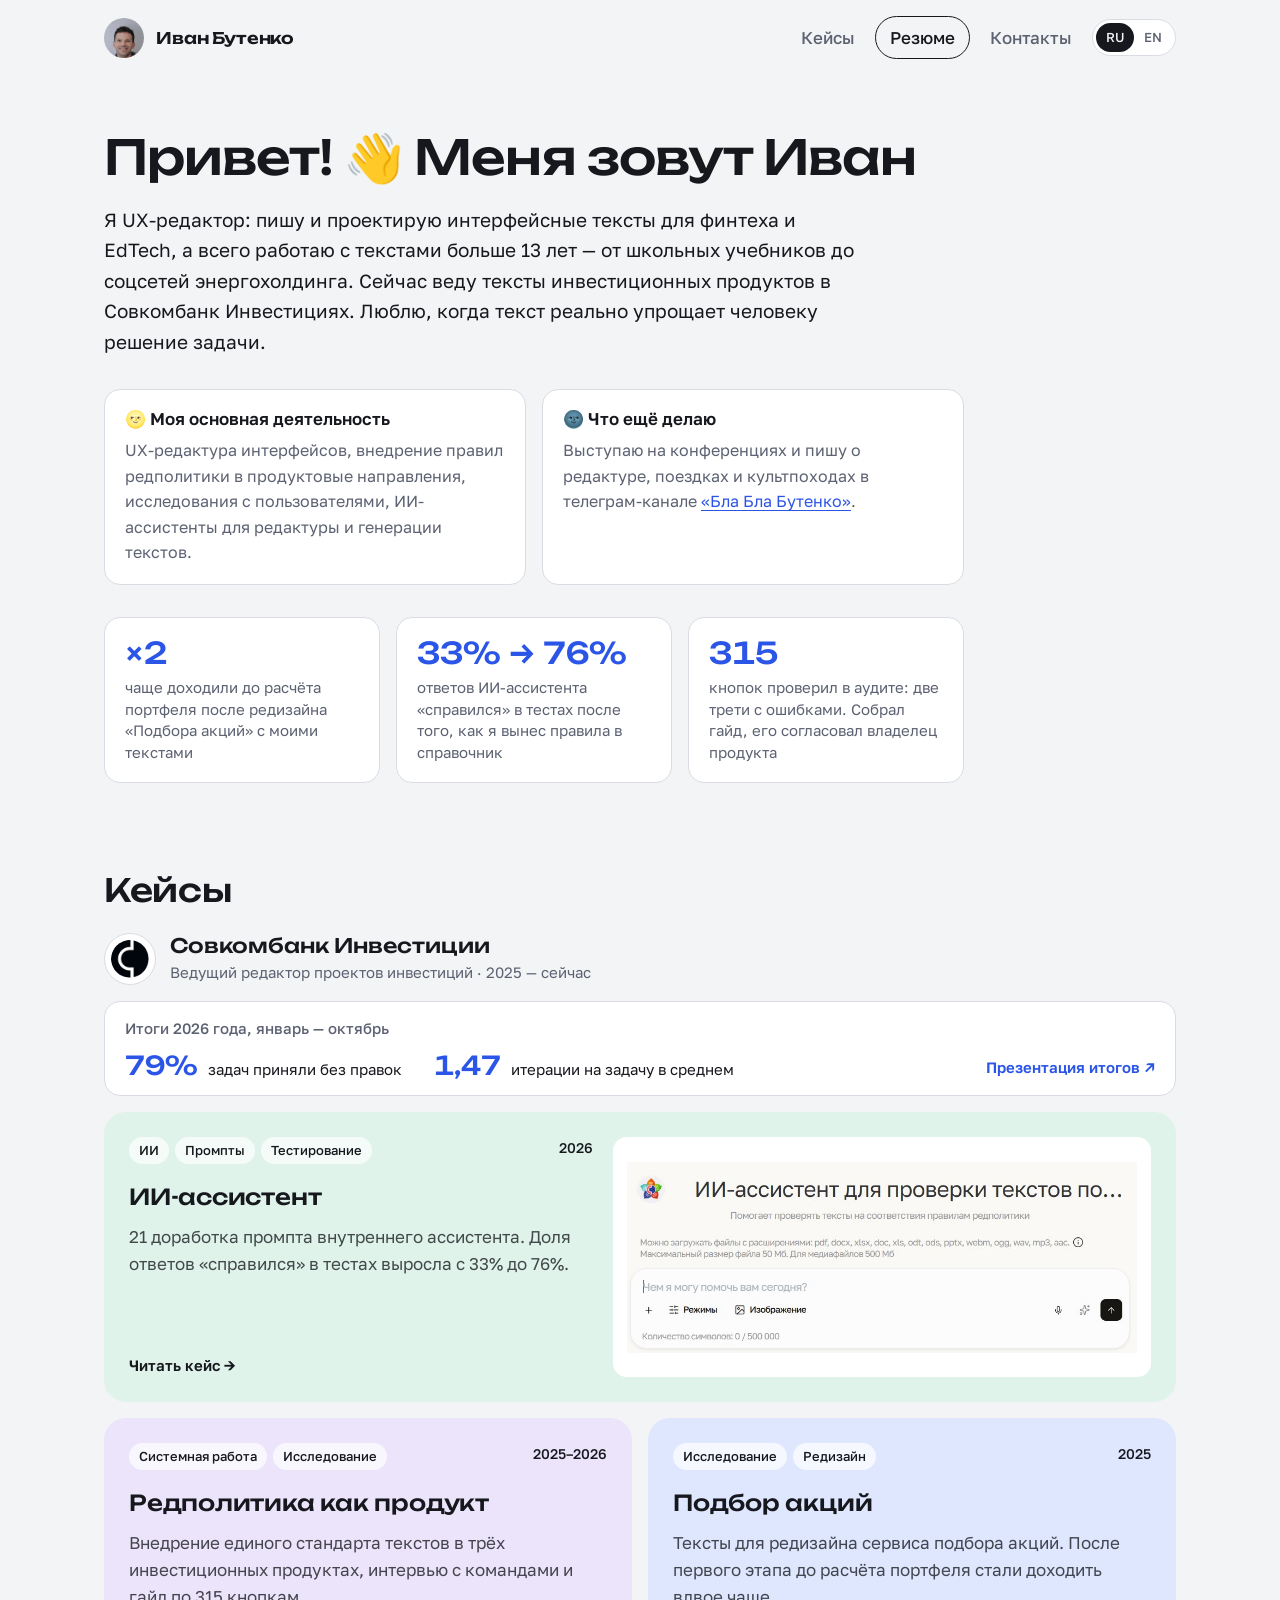
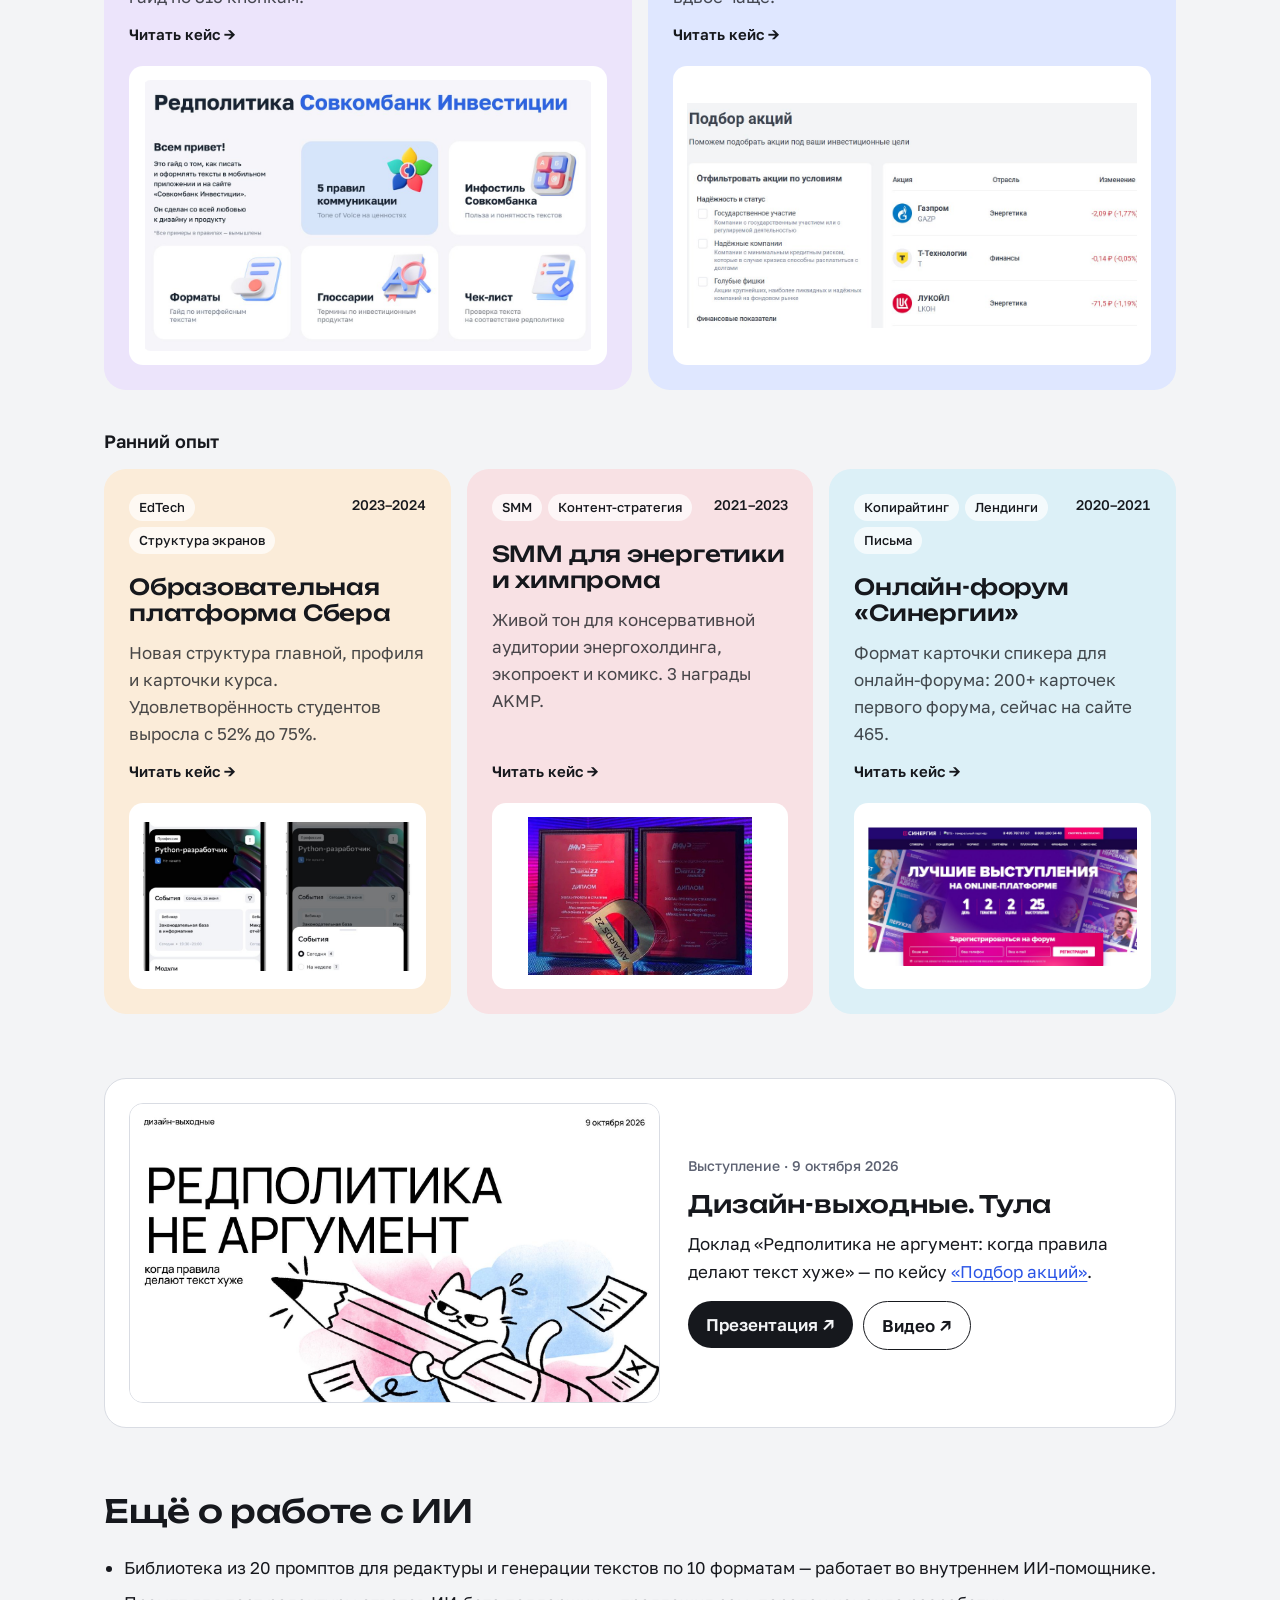
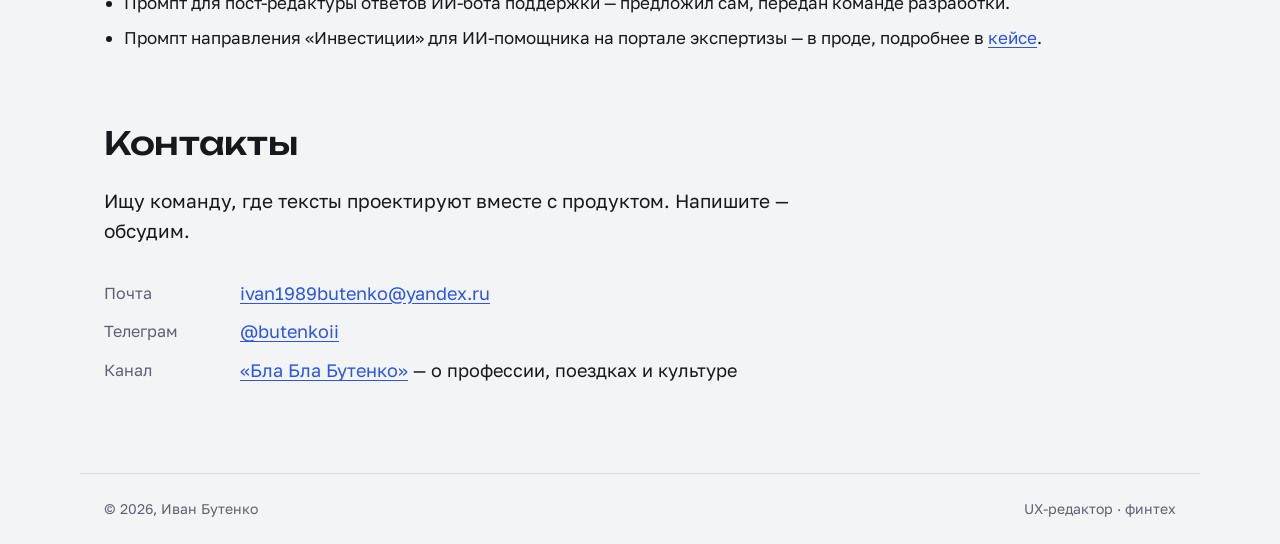
<file: index.html>
<!DOCTYPE html>
<html lang="ru">
<head>
<meta charset="utf-8">
<meta name="viewport" content="width=device-width, initial-scale=1">
<title>Иван Бутенко — UX-редактор</title>
<meta name="description" content="Портфолио UX-редактора Ивана Бутенко: кейсы по интерфейсным текстам в финтехе, внедрению редполитики и работе с ИИ.">
<link rel="preconnect" href="https://fonts.googleapis.com">
<link rel="preconnect" href="https://fonts.gstatic.com" crossorigin>
<link href="https://fonts.googleapis.com/css2?family=Golos+Text:wght@400;500;600&family=Unbounded:wght@500;600&display=swap" rel="stylesheet">
<link rel="stylesheet" href="style.css">
</head>
<body>
<header class="top">
  <a class="logo" href="index.html"><img src="img/avatar.jpg" alt="" width="40" height="40"><span>Иван Бутенко</span></a>
  <nav><a href="index.html#cases">Кейсы</a><a class="nav-btn" href="https://drive.google.com/file/d/1TJg6F9yh3DrwqExoRXQ7bv-NWpGevJqt/view" target="_blank" rel="noopener">Резюме</a><a href="index.html#contacts">Контакты</a><div class="lang" role="group" aria-label="Язык"><a href="index.html" class="on" lang="ru">RU</a><a href="en/index.html" class="" lang="en">EN</a></div></nav>
</header>
<main>

<section class="hero">
  <h1>Привет! 👋 Меня зовут Иван</h1>
  <p class="lede">Я UX-редактор: пишу и проектирую интерфейсные тексты для финтеха и EdTech, а всего работаю с текстами больше 13 лет — от школьных учебников до соцсетей энергохолдинга. Сейчас веду тексты инвестиционных продуктов в Совкомбанк Инвестициях. Люблю, когда текст реально упрощает человеку решение задачи.</p>
  <div class="about-duo">
    <div><h2>🌝 Моя основная деятельность</h2><p>UX-редактура интерфейсов, внедрение правил редполитики в продуктовые направления, исследования с пользователями, ИИ-ассистенты для редактуры и генерации текстов.</p></div>
    <div><h2>🌚 Что ещё делаю</h2><p>Выступаю на конференциях и пишу о редактуре, поездках и культпоходах в телеграм-канале <a href="https://t.me/blablabutenko">«Бла Бла Бутенко»</a>.</p></div>
  </div>
  <div class="stats">
    <a href="cases/podbor-akciy.html"><b>×2</b><span>чаще доходили до расчёта портфеля после редизайна «Подбора акций» с моими текстами</span></a>
    <a href="cases/ai-assistant.html"><b>33% → 76%</b><span>ответов ИИ-ассистента «справился» в тестах после того, как я вынес правила в справочник</span></a>
    <a href="cases/redpolitika.html"><b>315</b><span>кнопок проверил в аудите: две трети с ошибками. Собрал гайд, его согласовал владелец продукта</span></a>
  </div>
</section>

<section id="cases" class="block">
  <h2 class="block-title">Кейсы</h2>
  <div class="company"><img src="img/ski-mark.png" alt=""><div><h3>Совкомбанк Инвестиции</h3><p>Ведущий редактор проектов инвестиций · 2025 — сейчас</p></div></div>
  <a class="results" href="https://drive.google.com/file/d/1RUVuMu2mBpDm-CbVUu_M9VBYAT2tg5TR/view" target="_blank" rel="noopener">
    <span class="results-label">Итоги 2026 года, январь — октябрь</span>
    <div><b>79%</b><span>задач приняли без правок</span></div>
    <div><b>1,47</b><span>итерации на задачу в среднем</span></div>
    <span class="results-go">Презентация итогов ↗</span>
  </a>
  <div class="plates plates-main"><a class="plate t2" href="cases/ai-assistant.html">
  <div class="plate-text">
    <div class="plate-top"><ul class="tags"><li>ИИ</li><li>Промпты</li><li>Тестирование</li></ul><span class="year">2026</span></div>
    <h3>ИИ-ассистент</h3>
    <p>21 доработка промпта внутреннего ассистента. Доля ответов «справился» в тестах выросла с 33% до 76%.</p>
    <span class="plate-go" aria-hidden="true">Читать кейс →</span>
  </div>
  <div class="plate-visual"><img src="img/ai-plate.jpg" alt=""></div>
</a>
<a class="plate t3" href="cases/redpolitika.html">
  <div class="plate-text">
    <div class="plate-top"><ul class="tags"><li>Системная работа</li><li>Исследование</li></ul><span class="year">2025–2026</span></div>
    <h3>Редполитика как продукт</h3>
    <p>Внедрение единого стандарта текстов в трёх инвестиционных продуктах, интервью с командами и гайд по 315 кнопкам.</p>
    <span class="plate-go" aria-hidden="true">Читать кейс →</span>
  </div>
  <div class="plate-visual"><img src="img/red-plate.jpg" alt=""></div>
</a>
<a class="plate t1" href="cases/podbor-akciy.html">
  <div class="plate-text">
    <div class="plate-top"><ul class="tags"><li>Исследование</li><li>Редизайн</li></ul><span class="year">2025</span></div>
    <h3>Подбор акций</h3>
    <p>Тексты для редизайна сервиса подбора акций. После первого этапа до расчёта портфеля стали доходить вдвое чаще.</p>
    <span class="plate-go" aria-hidden="true">Читать кейс →</span>
  </div>
  <div class="plate-visual"><img src="img/podbor-plate.jpg" alt=""></div>
</a></div>
  <h3 class="sub-title">Ранний опыт</h3>
  <div class="plates"><a class="plate t4" href="cases/sber.html">
  <div class="plate-text">
    <div class="plate-top"><ul class="tags"><li>EdTech</li><li>Структура экранов</li></ul><span class="year">2023–2024</span></div>
    <h3>Образовательная платформа Сбера</h3>
    <p>Новая структура главной, профиля и карточки курса. Удовлетворённость студентов выросла с 52% до 75%.</p>
    <span class="plate-go" aria-hidden="true">Читать кейс →</span>
  </div>
  <div class="plate-visual"><img src="img/sber-plate-crop.jpg" alt=""></div>
</a>
<a class="plate t5" href="cases/smm.html">
  <div class="plate-text">
    <div class="plate-top"><ul class="tags"><li>SMM</li><li>Контент-стратегия</li></ul><span class="year">2021–2023</span></div>
    <h3>SMM для энергетики и химпрома</h3>
    <p>Живой тон для консервативной аудитории энергохолдинга, экопроект и комикс. 3 награды AKMP.</p>
    <span class="plate-go" aria-hidden="true">Читать кейс →</span>
  </div>
  <div class="plate-visual"><img src="img/smm-plate.jpg" alt=""></div>
</a>
<a class="plate t6" href="cases/synergy.html">
  <div class="plate-text">
    <div class="plate-top"><ul class="tags"><li>Копирайтинг</li><li>Лендинги</li><li>Письма</li></ul><span class="year">2020–2021</span></div>
    <h3>Онлайн-форум «Синергии»</h3>
    <p>Формат карточки спикера для онлайн-форума: 200+ карточек первого форума, сейчас на сайте 465.</p>
    <span class="plate-go" aria-hidden="true">Читать кейс →</span>
  </div>
  <div class="plate-visual"><img src="img/synergy-plate.jpg" alt=""></div>
</a></div>
</section>

<section id="talk" class="block">
  <article class="card talk">
    <img class="talk-cover" src="img/talk-cover.jpg" alt="Обложка доклада «Редполитика не аргумент»">
    <div class="talk-text">
      <span class="card-kicker">Выступление · 9 октября 2026</span>
      <h2>Дизайн-выходные. Тула</h2>
      <p>Доклад «Редполитика не аргумент: когда правила делают текст хуже» — по кейсу <a href="cases/podbor-akciy.html">«Подбор акций»</a>.</p>
      <div class="btns"><a class="btn" href="https://drive.google.com/file/d/1kW9eiAhFTsuA4nTSnGefbd8JT7vnDTKc/view" target="_blank" rel="noopener">Презентация ↗</a><a class="btn btn-ghost" href="https://drive.google.com/file/d/1z5Jgqap34QsWCkBJZWmeSV7aO-jnQPD4/view" target="_blank" rel="noopener">Видео ↗</a></div>
    </div>
  </article>
</section>

<section id="ai" class="block">
  <h2 class="block-title">Ещё о работе с ИИ</h2>
  <ul class="plain">
    <li>Библиотека из 20 промптов для редактуры и генерации текстов по 10 форматам — работает во внутреннем ИИ-помощнике.</li>
    <li>Промпт для пост-редактуры ответов ИИ-бота поддержки — предложил сам, передан команде разработки.</li>
    <li>Промпт направления «Инвестиции» для ИИ-помощника на портале экспертизы — в проде, подробнее в <a href="cases/ai-assistant.html">кейсе</a>.</li>
  </ul>
</section>

<section id="contacts" class="block contacts">
  <h2 class="block-title">Контакты</h2>
  <p class="lede">Ищу команду, где тексты проектируют вместе с продуктом. Напишите — обсудим.</p>
  <ul class="contact-list">
    <li><span>Почта</span><span><a href="mailto:ivan1989butenko@yandex.ru">ivan1989butenko@yandex.ru</a></span></li>
    <li><span>Телеграм</span><span><a href="https://t.me/butenkoii">@butenkoii</a></span></li>
    <li><span>Канал</span><span><a href="https://t.me/blablabutenko">«Бла Бла Бутенко»</a> — о профессии, поездках и культуре</span></li>
  </ul>
</section>

</main>
<footer class="foot"><span>© 2026, Иван Бутенко</span><span>UX-редактор · финтех</span></footer>

</body>
</html>
</file>
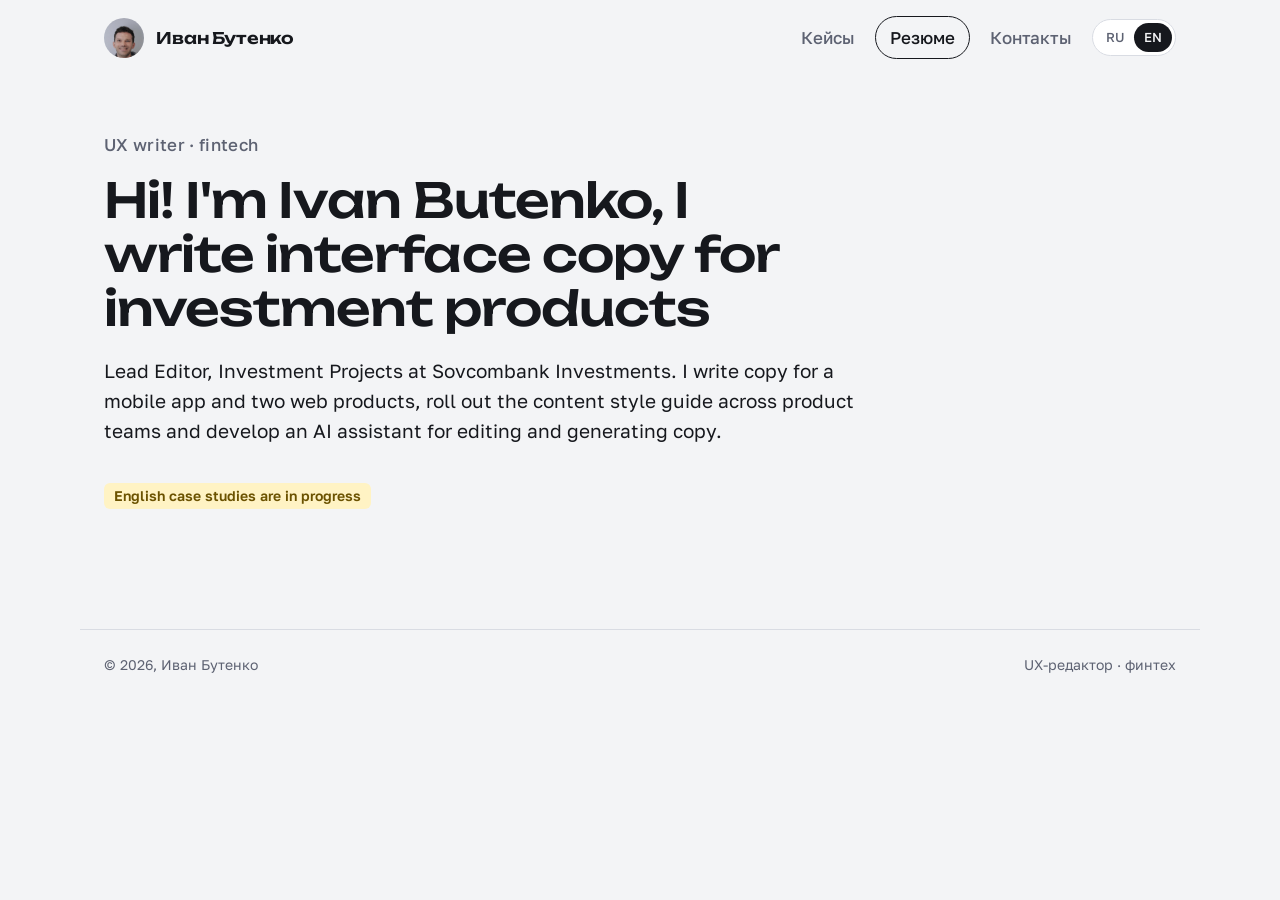
<file: en/index.html>
<!DOCTYPE html>
<html lang="en">
<head>
<meta charset="utf-8">
<meta name="viewport" content="width=device-width, initial-scale=1">
<title>Иван Бутенко — UX writer</title>
<meta name="description" content="Портфолио UX-редактора Ивана Бутенко: кейсы по интерфейсным текстам в финтехе, внедрению редполитики и работе с ИИ.">
<link rel="preconnect" href="https://fonts.googleapis.com">
<link rel="preconnect" href="https://fonts.gstatic.com" crossorigin>
<link href="https://fonts.googleapis.com/css2?family=Golos+Text:wght@400;500;600&family=Unbounded:wght@500;600&display=swap" rel="stylesheet">
<link rel="stylesheet" href="../style.css">
</head>
<body>
<header class="top">
  <a class="logo" href="../index.html"><img src="../img/avatar.jpg" alt="" width="40" height="40"><span>Иван Бутенко</span></a>
  <nav><a href="../index.html#cases">Кейсы</a><a class="nav-btn" href="https://drive.google.com/file/d/1TJg6F9yh3DrwqExoRXQ7bv-NWpGevJqt/view" target="_blank" rel="noopener">Резюме</a><a href="../index.html#contacts">Контакты</a><div class="lang" role="group" aria-label="Язык"><a href="../index.html" class="" lang="ru">RU</a><a href="index.html" class="on" lang="en">EN</a></div></nav>
</header>
<main>

<section class="hero">
  <p class="eyebrow">UX writer · fintech</p>
  <h1>Hi! I'm Ivan Butenko, I write interface copy for investment products</h1>
  <p class="lede">Lead Editor, Investment Projects at Sovcombank Investments. I write copy for a mobile app and two web products, roll out the content style guide across product teams and develop an AI assistant for editing and generating copy.</p>
  <p class="lede"><span class="todo">English case studies are in progress</span></p>
</section>

</main>
<footer class="foot"><span>© 2026, Иван Бутенко</span><span>UX-редактор · финтех</span></footer>

</body>
</html>
</file>
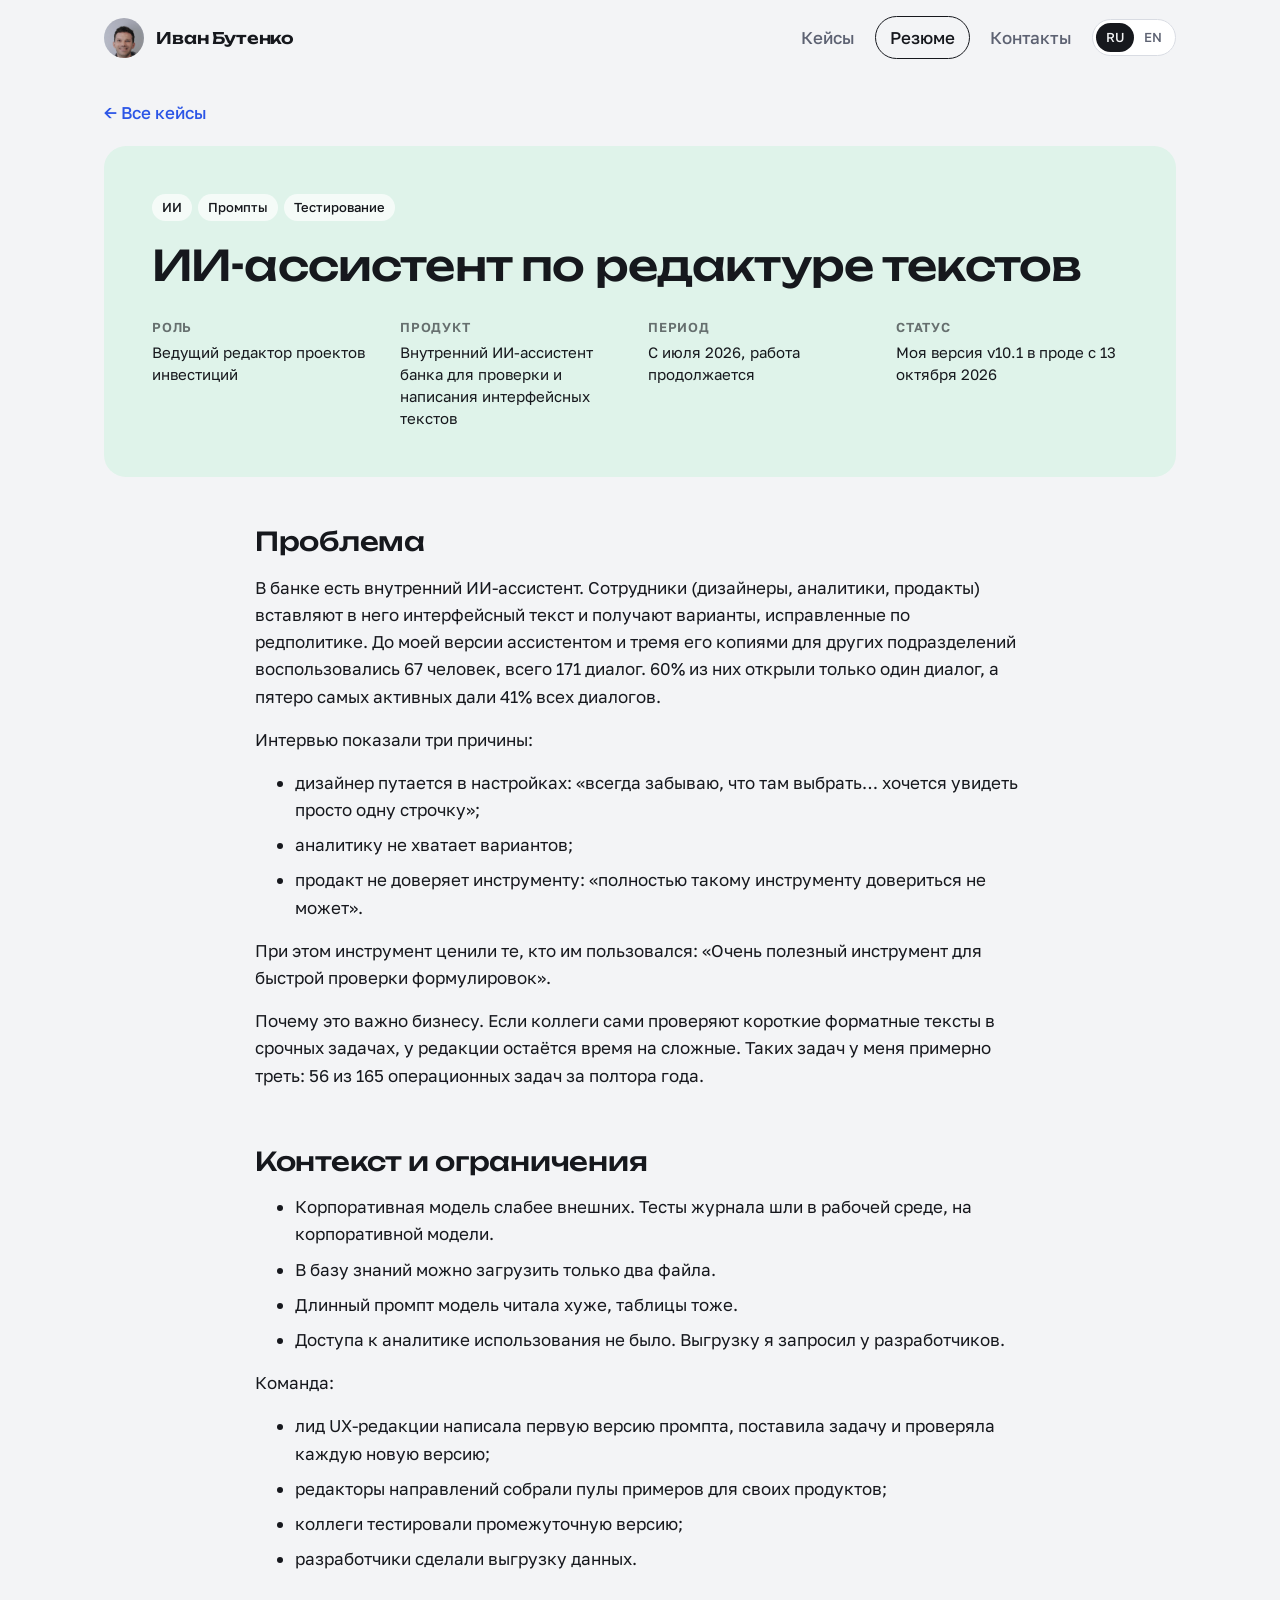
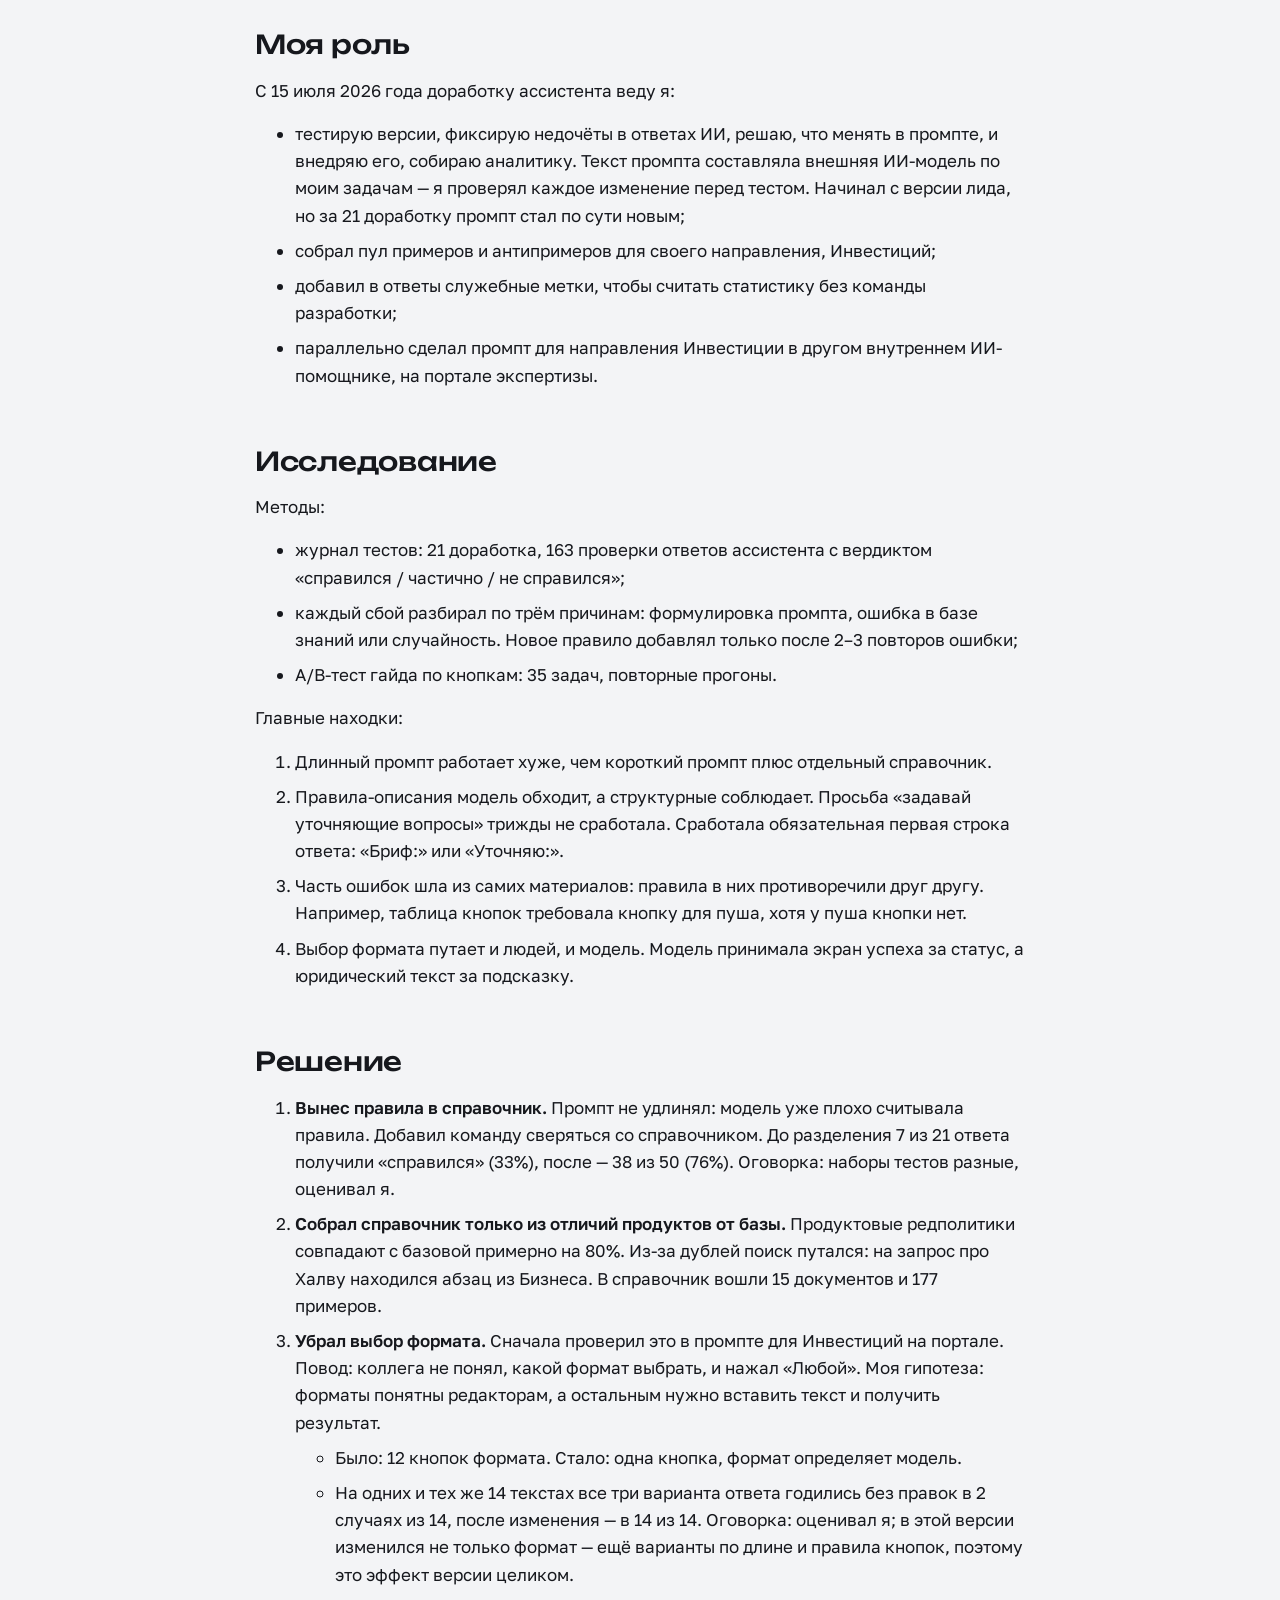
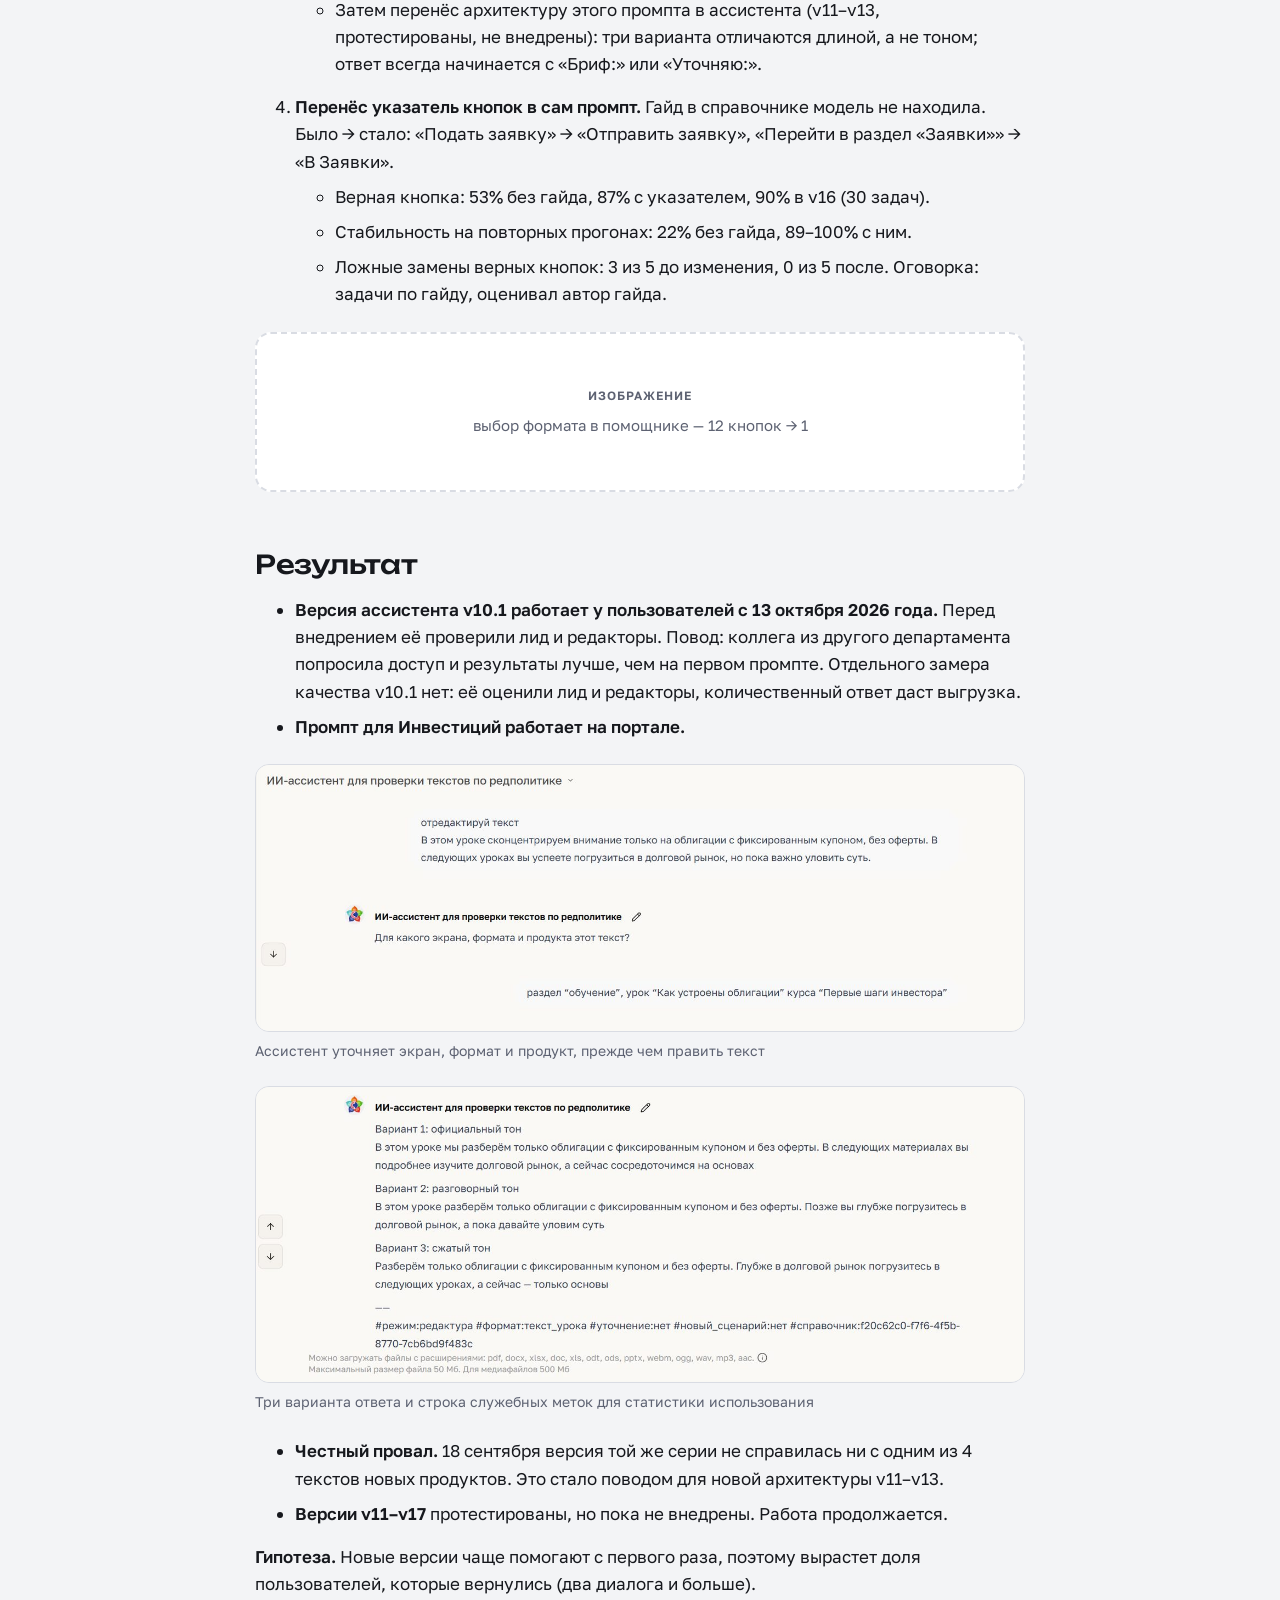
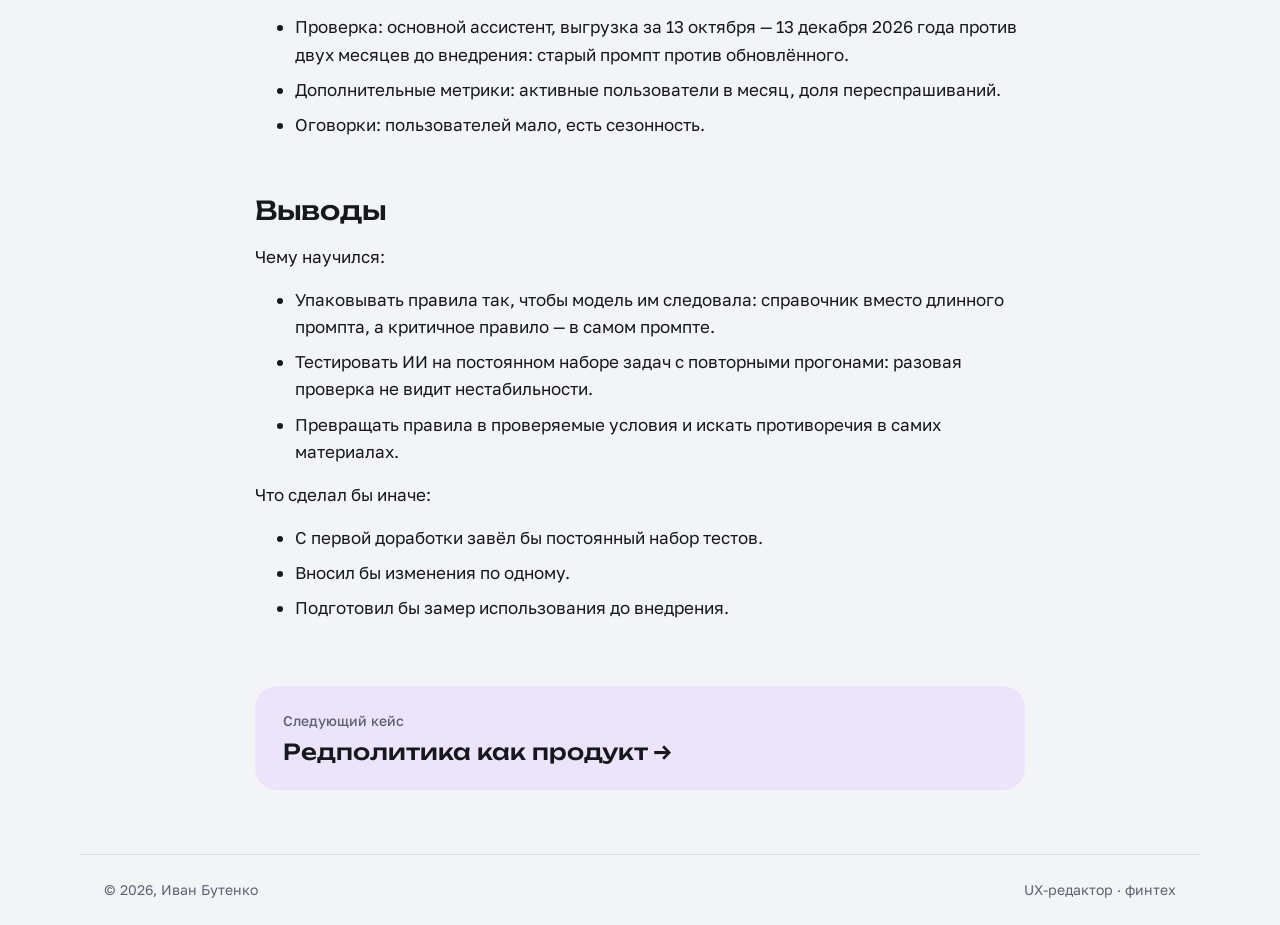
<file: cases/ai-assistant.html>
<!DOCTYPE html>
<html lang="ru">
<head>
<meta charset="utf-8">
<meta name="viewport" content="width=device-width, initial-scale=1">
<title>ИИ-ассистент — Иван Бутенко</title>
<meta name="description" content="Портфолио UX-редактора Ивана Бутенко: кейсы по интерфейсным текстам в финтехе, внедрению редполитики и работе с ИИ.">
<link rel="preconnect" href="https://fonts.googleapis.com">
<link rel="preconnect" href="https://fonts.gstatic.com" crossorigin>
<link href="https://fonts.googleapis.com/css2?family=Golos+Text:wght@400;500;600&family=Unbounded:wght@500;600&display=swap" rel="stylesheet">
<link rel="stylesheet" href="../style.css">
</head>
<body>
<header class="top">
  <a class="logo" href="../index.html"><img src="../img/avatar.jpg" alt="" width="40" height="40"><span>Иван Бутенко</span></a>
  <nav><a href="../index.html#cases">Кейсы</a><a class="nav-btn" href="https://drive.google.com/file/d/1TJg6F9yh3DrwqExoRXQ7bv-NWpGevJqt/view" target="_blank" rel="noopener">Резюме</a><a href="../index.html#contacts">Контакты</a><div class="lang" role="group" aria-label="Язык"><a href="../index.html" class="on" lang="ru">RU</a><a href="../en/index.html" class="" lang="en">EN</a></div></nav>
</header>
<main>

<article class="case">
  <a class="back" href="../index.html#cases">← Все кейсы</a>
  <header class="case-head t2">
    <ul class="tags"><li>ИИ</li><li>Промпты</li><li>Тестирование</li></ul>
    <h1>ИИ-ассистент по редактуре текстов</h1>
    <dl class="meta"><div><dt>Роль</dt><dd>Ведущий редактор проектов инвестиций</dd></div><div><dt>Продукт</dt><dd>Внутренний ИИ-ассистент банка для проверки и написания интерфейсных текстов</dd></div><div><dt>Период</dt><dd>С июля 2026, работа продолжается</dd></div><div><dt>Статус</dt><dd>Моя версия v10.1 в проде с 13 октября 2026</dd></div></dl>
  </header>
  <div class="prose"><h2>Проблема</h2>
<p>В банке есть внутренний ИИ-ассистент. Сотрудники (дизайнеры, аналитики, продакты) вставляют в него интерфейсный текст и получают варианты, исправленные по редполитике. До моей версии ассистентом и тремя его копиями для других подразделений воспользовались 67 человек, всего 171 диалог. 60% из них открыли только один диалог, а пятеро самых активных дали 41% всех диалогов.</p>
<p>Интервью показали три причины:</p>
<ul>
<li>дизайнер путается в настройках: «всегда забываю, что там выбрать… хочется увидеть просто одну строчку»;</li>
<li>аналитику не хватает вариантов;</li>
<li>продакт не доверяет инструменту: «полностью такому инструменту довериться не может».</li>
</ul>
<p>При этом инструмент ценили те, кто им пользовался: «Очень полезный инструмент для быстрой проверки формулировок».</p>
<p>Почему это важно бизнесу. Если коллеги сами проверяют короткие форматные тексты в срочных задачах, у редакции остаётся время на сложные. Таких задач у меня примерно треть: 56 из 165 операционных задач за полтора года.</p>
<h2>Контекст и ограничения</h2>
<ul>
<li>Корпоративная модель слабее внешних. Тесты журнала шли в рабочей среде, на корпоративной модели.</li>
<li>В базу знаний можно загрузить только два файла.</li>
<li>Длинный промпт модель читала хуже, таблицы тоже.</li>
<li>Доступа к аналитике использования не было. Выгрузку я запросил у разработчиков.</li>
</ul>
<p>Команда:</p>
<ul>
<li>лид UX-редакции написала первую версию промпта, поставила задачу и проверяла каждую новую версию;</li>
<li>редакторы направлений собрали пулы примеров для своих продуктов;</li>
<li>коллеги тестировали промежуточную версию;</li>
<li>разработчики сделали выгрузку данных.</li>
</ul>
<h2>Моя роль</h2>
<p>С 15 июля 2026 года доработку ассистента веду я:</p>
<ul>
<li>тестирую версии, фиксирую недочёты в ответах ИИ, решаю, что менять в промпте, и внедряю его, собираю аналитику. Текст промпта составляла внешняя ИИ-модель по моим задачам — я проверял каждое изменение перед тестом. Начинал с версии лида, но за 21 доработку промпт стал по сути новым;</li>
<li>собрал пул примеров и антипримеров для своего направления, Инвестиций;</li>
<li>добавил в ответы служебные метки, чтобы считать статистику без команды разработки;</li>
<li>параллельно сделал промпт для направления Инвестиции в другом внутреннем ИИ-помощнике, на портале экспертизы.</li>
</ul>
<h2>Исследование</h2>
<p>Методы:</p>
<ul>
<li>журнал тестов: 21 доработка, 163 проверки ответов ассистента с вердиктом «справился / частично / не справился»;</li>
<li>каждый сбой разбирал по трём причинам: формулировка промпта, ошибка в базе знаний или случайность. Новое правило добавлял только после 2–3 повторов ошибки;</li>
<li>A/B-тест гайда по кнопкам: 35 задач, повторные прогоны.</li>
</ul>
<p>Главные находки:</p>
<ol>
<li>Длинный промпт работает хуже, чем короткий промпт плюс отдельный справочник.</li>
<li>Правила-описания модель обходит, а структурные соблюдает. Просьба «задавай уточняющие вопросы» трижды не сработала. Сработала обязательная первая строка ответа: «Бриф:» или «Уточняю:».</li>
<li>Часть ошибок шла из самих материалов: правила в них противоречили друг другу. Например, таблица кнопок требовала кнопку для пуша, хотя у пуша кнопки нет.</li>
<li>Выбор формата путает и людей, и модель. Модель принимала экран успеха за статус, а юридический текст за подсказку.</li>
</ol>
<h2>Решение</h2>
<ol>
<li><strong>Вынес правила в справочник.</strong> Промпт не удлинял: модель уже плохо считывала правила. Добавил команду сверяться со справочником. До разделения 7 из 21 ответа получили «справился» (33%), после — 38 из 50 (76%). Оговорка: наборы тестов разные, оценивал я.</li>
<li><strong>Собрал справочник только из отличий продуктов от базы.</strong> Продуктовые редполитики совпадают с базовой примерно на 80%. Из-за дублей поиск путался: на запрос про Халву находился абзац из Бизнеса. В справочник вошли 15 документов и 177 примеров.</li>
<li><strong>Убрал выбор формата.</strong> Сначала проверил это в промпте для Инвестиций на портале. Повод: коллега не понял, какой формат выбрать, и нажал «Любой». Моя гипотеза: форматы понятны редакторам, а остальным нужно вставить текст и получить результат.<ul>
<li>Было: 12 кнопок формата. Стало: одна кнопка, формат определяет модель.</li>
<li>На одних и тех же 14 текстах все три варианта ответа годились без правок в 2 случаях из 14, после изменения — в 14 из 14. Оговорка: оценивал я; в этой версии изменился не только формат — ещё варианты по длине и правила кнопок, поэтому это эффект версии целиком.</li>
<li>Затем перенёс архитектуру этого промпта в ассистента (v11–v13, протестированы, не внедрены): три варианта отличаются длиной, а не тоном; ответ всегда начинается с «Бриф:» или «Уточняю:».</li>
</ul>
</li>
<li><strong>Перенёс указатель кнопок в сам промпт.</strong> Гайд в справочнике модель не находила. Было → стало: «Подать заявку» → «Отправить заявку», «Перейти в раздел «Заявки»» → «В Заявки».<ul>
<li>Верная кнопка: 53% без гайда, 87% с указателем, 90% в v16 (30 задач).</li>
<li>Стабильность на повторных прогонах: 22% без гайда, 89–100% с ним.</li>
<li>Ложные замены верных кнопок: 3 из 5 до изменения, 0 из 5 после. Оговорка: задачи по гайду, оценивал автор гайда.</li>
</ul>
</li>
</ol>
<figure class="ph"><span class="ph-tag">Изображение</span><span>выбор формата в помощнике — 12 кнопок → 1</span></figure>

<h2>Результат</h2>
<ul>
<li><strong>Версия ассистента v10.1 работает у пользователей с 13 октября 2026 года.</strong> Перед внедрением её проверили лид и редакторы. Повод: коллега из другого департамента попросила доступ и результаты лучше, чем на первом промпте. Отдельного замера качества v10.1 нет: её оценили лид и редакторы, количественный ответ даст выгрузка.</li>
<li><strong>Промпт для Инвестиций работает на портале.</strong></li>
</ul>
<figure class="shot"><img src="../img/ai-brief.jpg" alt="Ассистент уточняет экран, формат и продукт, прежде чем править текст" loading="lazy"><figcaption>Ассистент уточняет экран, формат и продукт, прежде чем править текст</figcaption></figure>

<figure class="shot"><img src="../img/ai-variants.jpg" alt="Три варианта ответа и строка служебных меток для статистики использования" loading="lazy"><figcaption>Три варианта ответа и строка служебных меток для статистики использования</figcaption></figure>

<ul>
<li><strong>Честный провал.</strong> 18 сентября версия той же серии не справилась ни с одним из 4 текстов новых продуктов. Это стало поводом для новой архитектуры v11–v13.</li>
<li><strong>Версии v11–v17</strong> протестированы, но пока не внедрены. Работа продолжается.</li>
</ul>
<p><strong>Гипотеза.</strong> Новые версии чаще помогают с первого раза, поэтому вырастет доля пользователей, которые вернулись (два диалога и больше).</p>
<ul>
<li>Проверка: основной ассистент, выгрузка за 13 октября — 13 декабря 2026 года против двух месяцев до внедрения: старый промпт против обновлённого.</li>
<li>Дополнительные метрики: активные пользователи в месяц, доля переспрашиваний.</li>
<li>Оговорки: пользователей мало, есть сезонность.</li>
</ul>
<h2>Выводы</h2>
<p>Чему научился:</p>
<ul>
<li>Упаковывать правила так, чтобы модель им следовала: справочник вместо длинного промпта, а критичное правило — в самом промпте.</li>
<li>Тестировать ИИ на постоянном наборе задач с повторными прогонами: разовая проверка не видит нестабильности.</li>
<li>Превращать правила в проверяемые условия и искать противоречия в самих материалах.</li>
</ul>
<p>Что сделал бы иначе:</p>
<ul>
<li>С первой доработки завёл бы постоянный набор тестов.</li>
<li>Вносил бы изменения по одному.</li>
<li>Подготовил бы замер использования до внедрения.</li>
</ul></div>
  <a class="next t3" href="redpolitika.html"><span>Следующий кейс</span><b>Редполитика как продукт →</b></a>
</article>

</main>
<footer class="foot"><span>© 2026, Иван Бутенко</span><span>UX-редактор · финтех</span></footer>

</body>
</html>
</file>
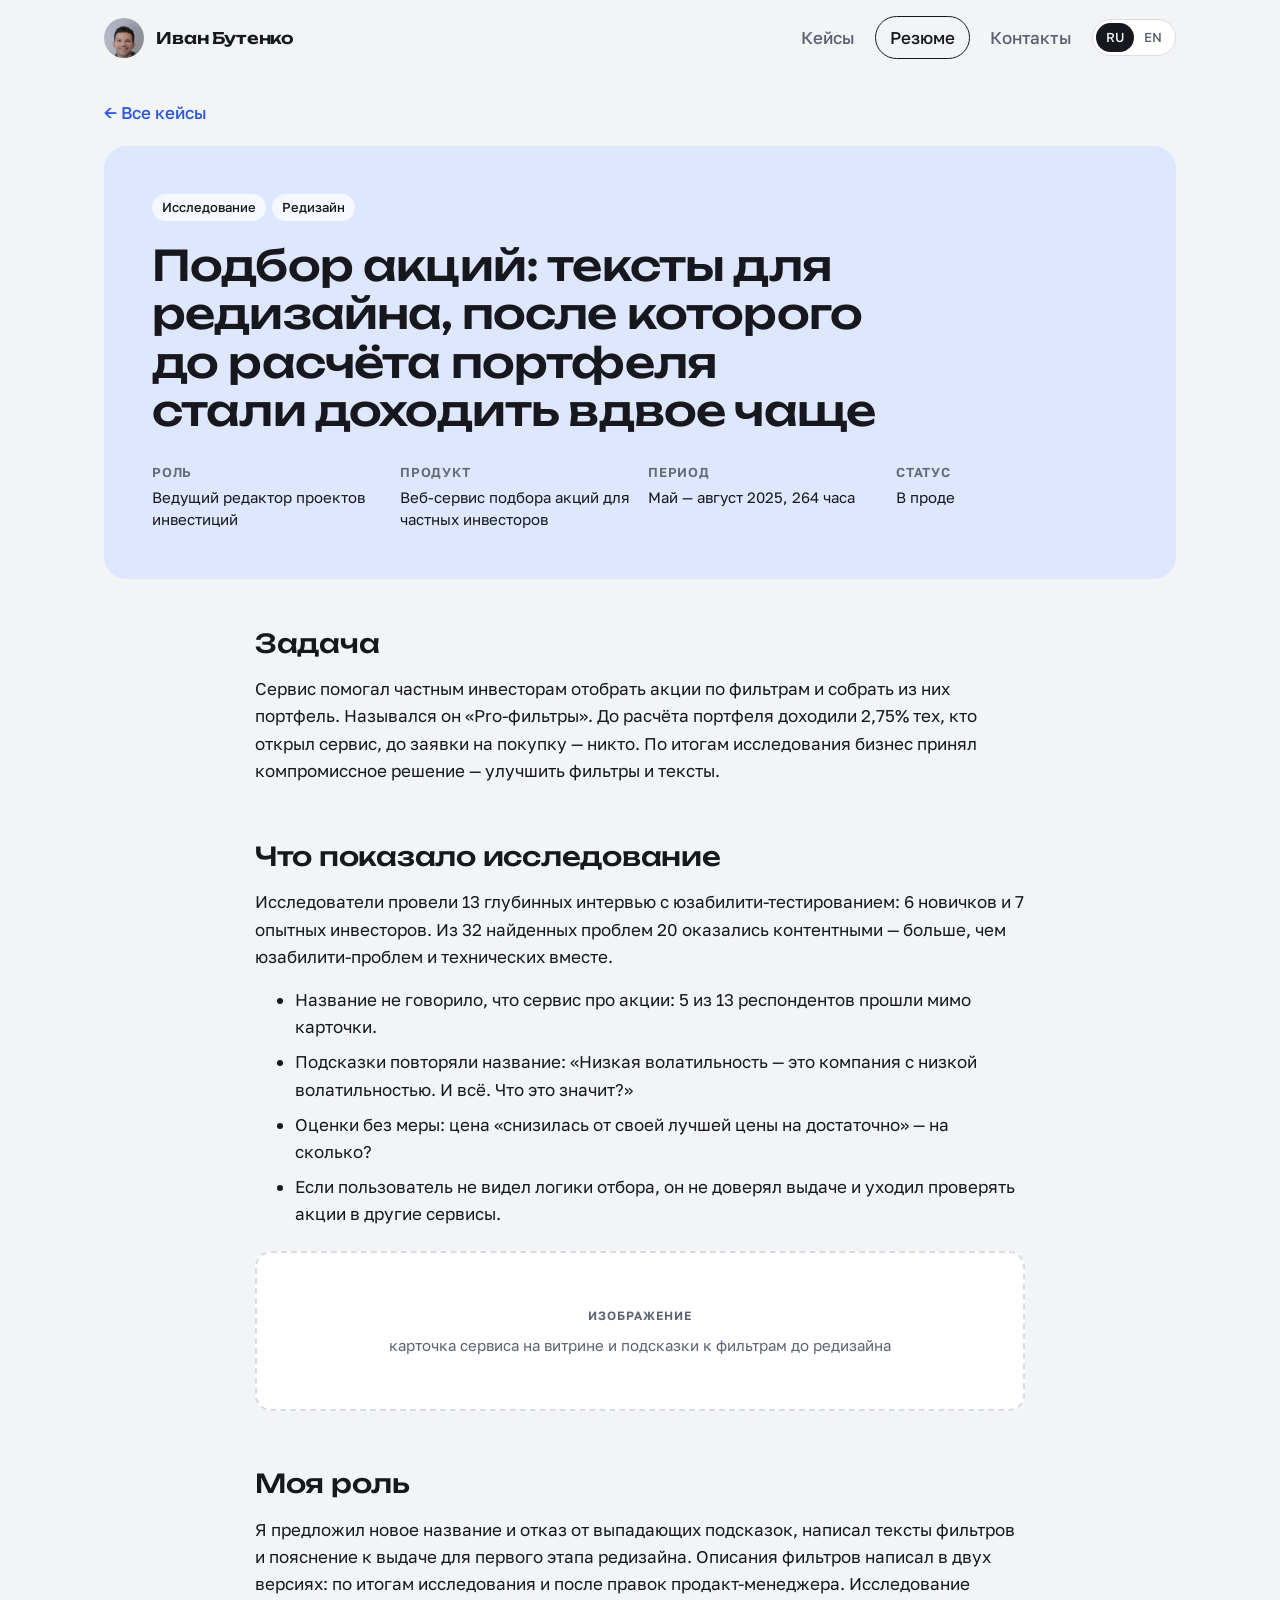
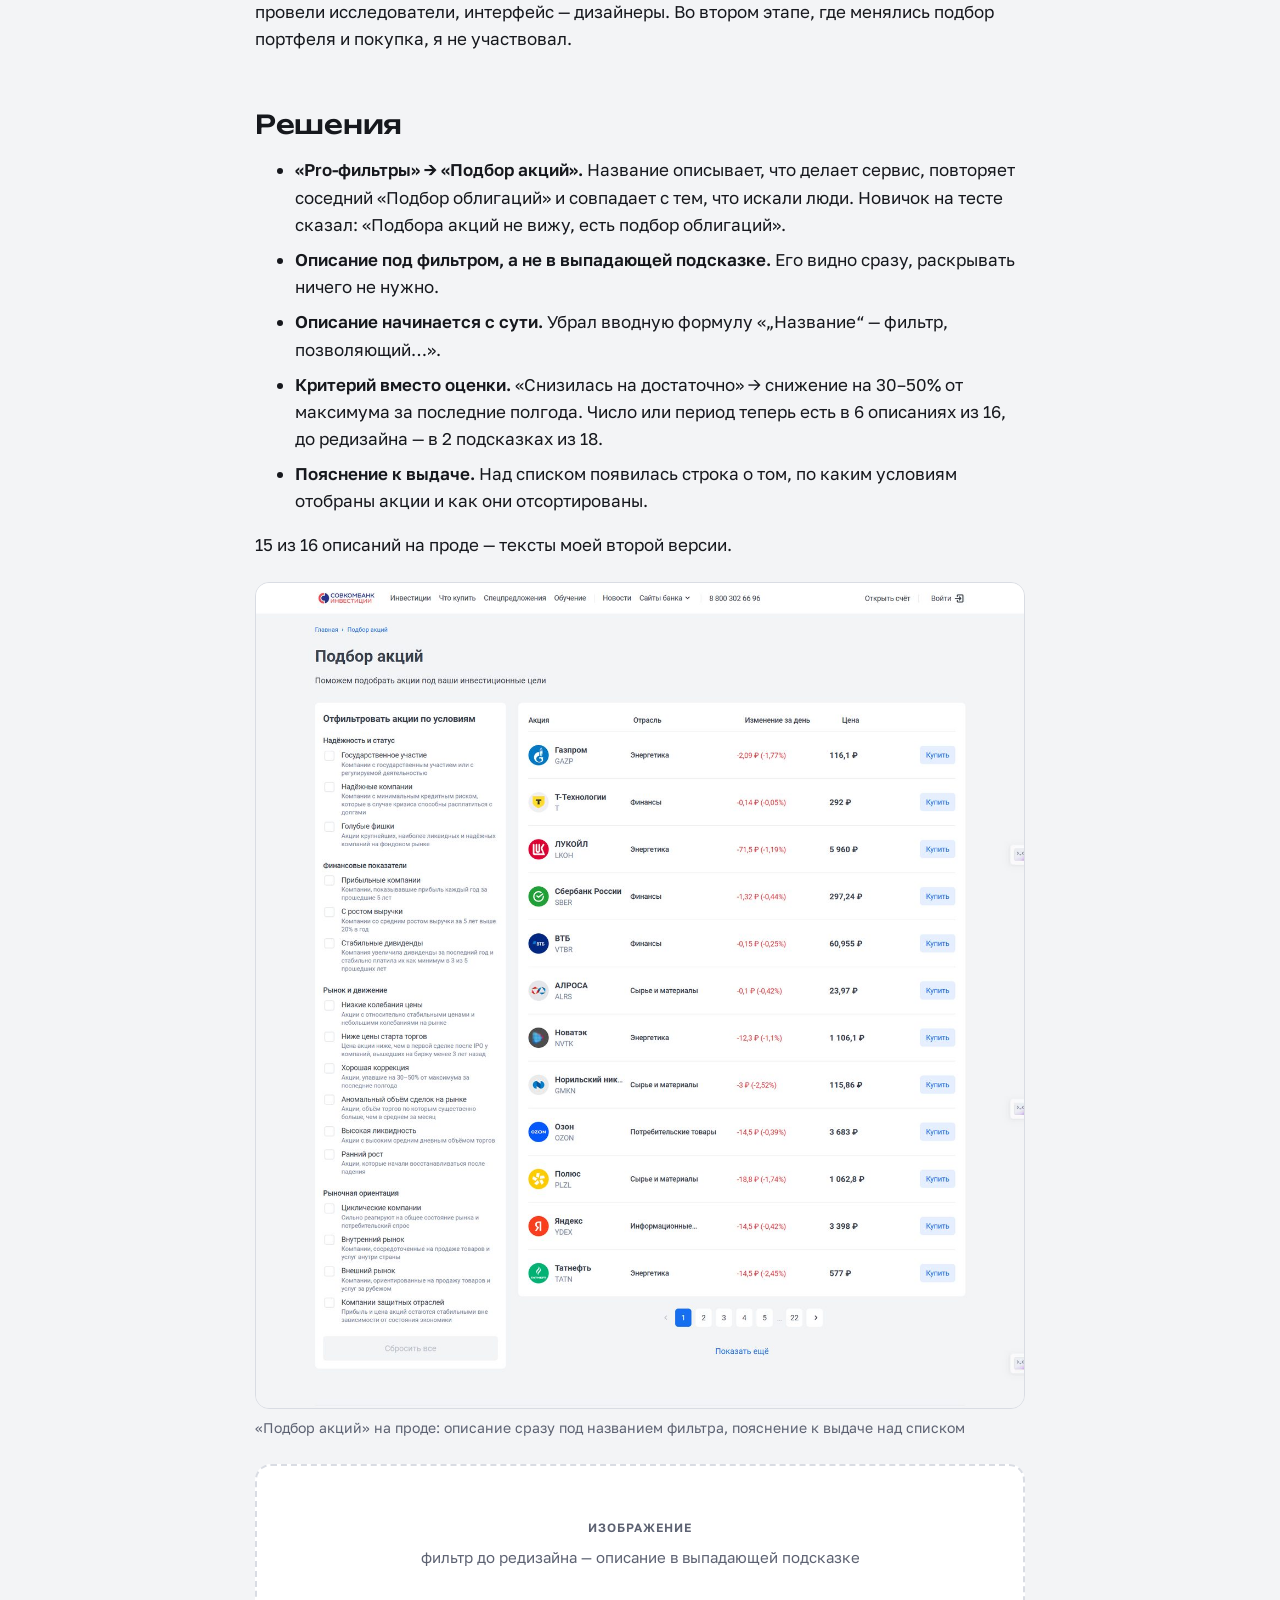
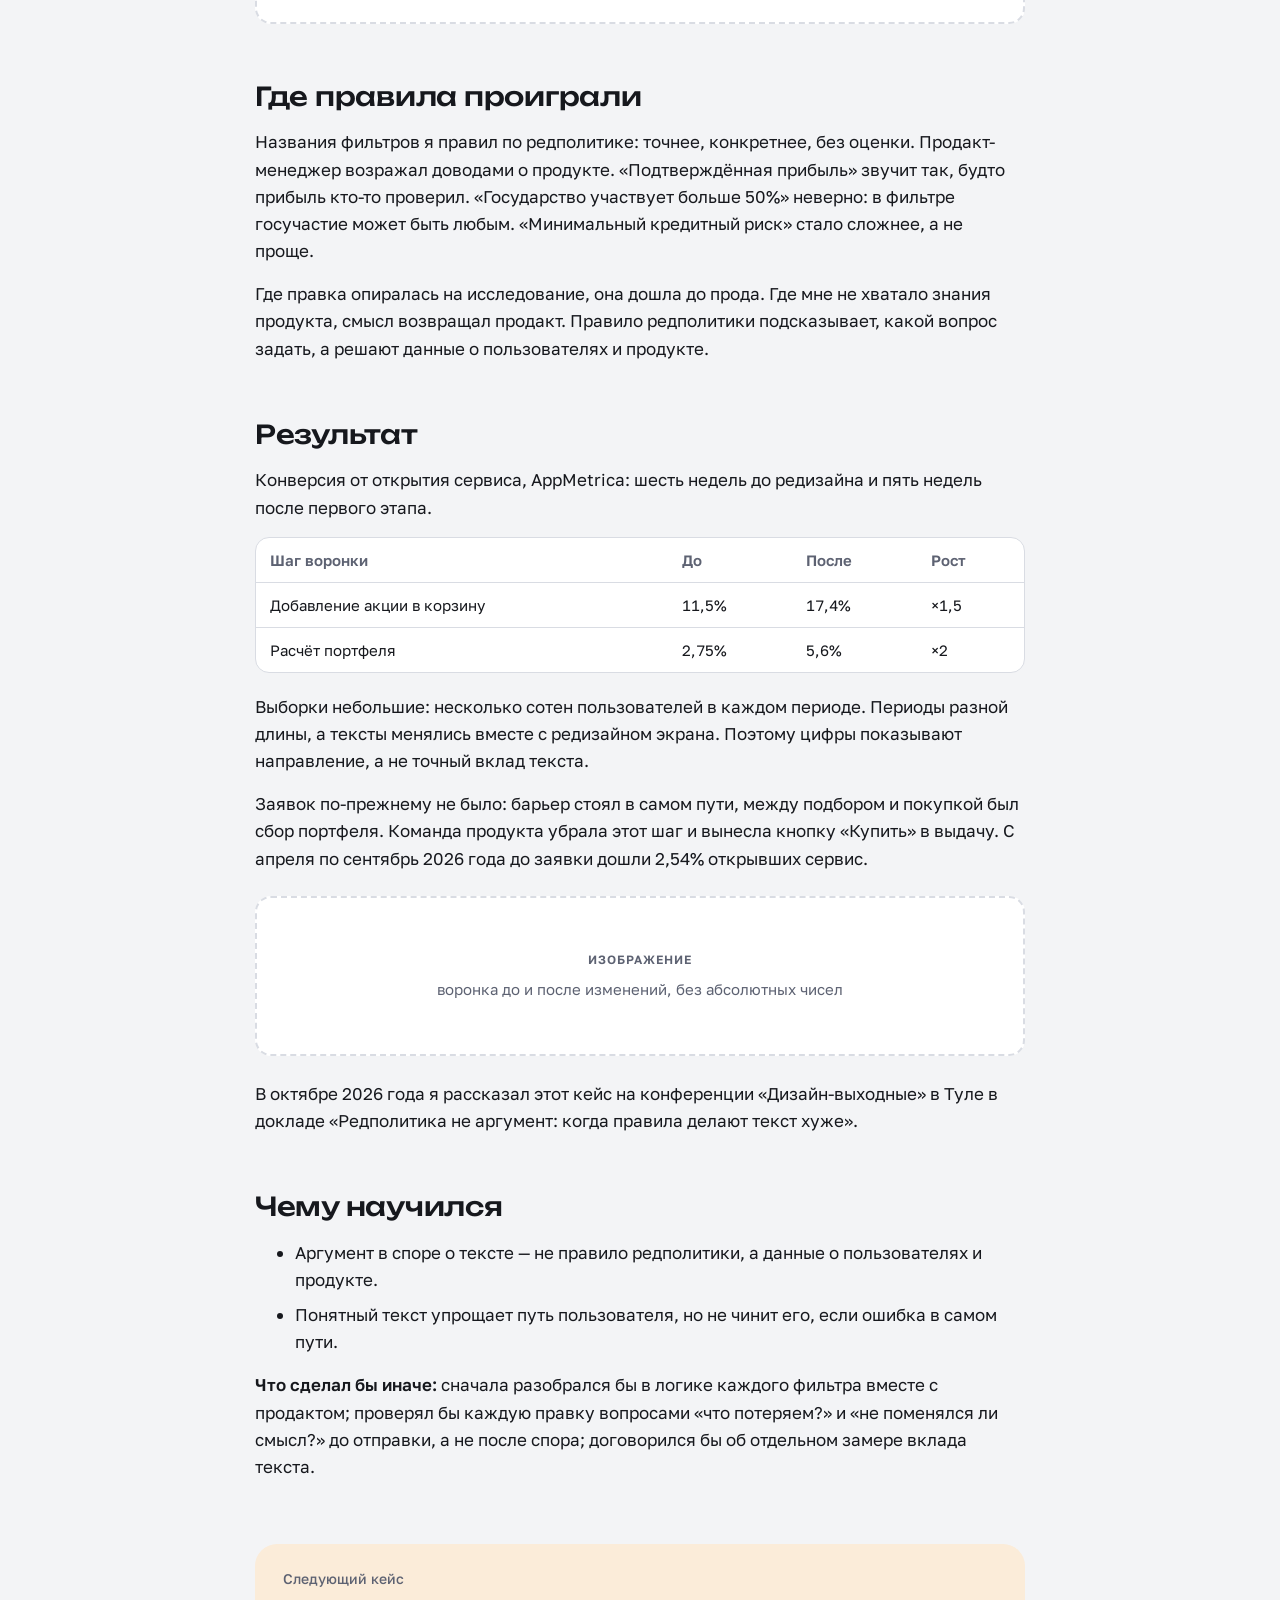
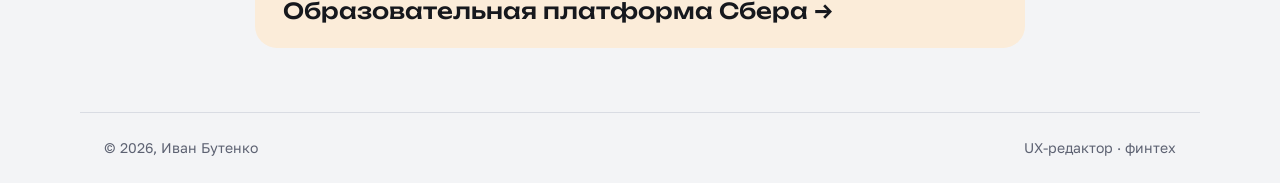
<file: cases/podbor-akciy.html>
<!DOCTYPE html>
<html lang="ru">
<head>
<meta charset="utf-8">
<meta name="viewport" content="width=device-width, initial-scale=1">
<title>Подбор акций — Иван Бутенко</title>
<meta name="description" content="Портфолио UX-редактора Ивана Бутенко: кейсы по интерфейсным текстам в финтехе, внедрению редполитики и работе с ИИ.">
<link rel="preconnect" href="https://fonts.googleapis.com">
<link rel="preconnect" href="https://fonts.gstatic.com" crossorigin>
<link href="https://fonts.googleapis.com/css2?family=Golos+Text:wght@400;500;600&family=Unbounded:wght@500;600&display=swap" rel="stylesheet">
<link rel="stylesheet" href="../style.css">
</head>
<body>
<header class="top">
  <a class="logo" href="../index.html"><img src="../img/avatar.jpg" alt="" width="40" height="40"><span>Иван Бутенко</span></a>
  <nav><a href="../index.html#cases">Кейсы</a><a class="nav-btn" href="https://drive.google.com/file/d/1TJg6F9yh3DrwqExoRXQ7bv-NWpGevJqt/view" target="_blank" rel="noopener">Резюме</a><a href="../index.html#contacts">Контакты</a><div class="lang" role="group" aria-label="Язык"><a href="../index.html" class="on" lang="ru">RU</a><a href="../en/index.html" class="" lang="en">EN</a></div></nav>
</header>
<main>

<article class="case">
  <a class="back" href="../index.html#cases">← Все кейсы</a>
  <header class="case-head t1">
    <ul class="tags"><li>Исследование</li><li>Редизайн</li></ul>
    <h1>Подбор акций: тексты для редизайна, после которого до расчёта портфеля стали доходить вдвое чаще</h1>
    <dl class="meta"><div><dt>Роль</dt><dd>Ведущий редактор проектов инвестиций</dd></div><div><dt>Продукт</dt><dd>Веб-сервис подбора акций для частных инвесторов</dd></div><div><dt>Период</dt><dd>Май — август 2025, 264 часа</dd></div><div><dt>Статус</dt><dd>В проде</dd></div></dl>
  </header>
  <div class="prose"><h2>Задача</h2>
<p>Сервис помогал частным инвесторам отобрать акции по фильтрам и собрать из них портфель. Назывался он «Pro-фильтры». До расчёта портфеля доходили 2,75% тех, кто открыл сервис, до заявки на покупку — никто. По итогам исследования бизнес принял компромиссное решение — улучшить фильтры и тексты.</p>
<h2>Что показало исследование</h2>
<p>Исследователи провели 13 глубинных интервью с юзабилити-тестированием: 6 новичков и 7 опытных инвесторов. Из 32 найденных проблем 20 оказались контентными — больше, чем юзабилити-проблем и технических вместе.</p>
<ul>
<li>Название не говорило, что сервис про акции: 5 из 13 респондентов прошли мимо карточки.</li>
<li>Подсказки повторяли название: «Низкая волатильность — это компания с низкой волатильностью. И всё. Что это значит?»</li>
<li>Оценки без меры: цена «снизилась от своей лучшей цены на достаточно» — на сколько?</li>
<li>Если пользователь не видел логики отбора, он не доверял выдаче и уходил проверять акции в другие сервисы.</li>
</ul>
<figure class="ph"><span class="ph-tag">Изображение</span><span>карточка сервиса на витрине и подсказки к фильтрам до редизайна</span></figure>

<h2>Моя роль</h2>
<p>Я предложил новое название и отказ от выпадающих подсказок, написал тексты фильтров и пояснение к выдаче для первого этапа редизайна. Описания фильтров написал в двух версиях: по итогам исследования и после правок продакт-менеджера. Исследование провели исследователи, интерфейс — дизайнеры. Во втором этапе, где менялись подбор портфеля и покупка, я не участвовал.</p>
<h2>Решения</h2>
<ul>
<li><strong>«Pro-фильтры» → «Подбор акций».</strong> Название описывает, что делает сервис, повторяет соседний «Подбор облигаций» и совпадает с тем, что искали люди. Новичок на тесте сказал: «Подбора акций не вижу, есть подбор облигаций».</li>
<li><strong>Описание под фильтром, а не в выпадающей подсказке.</strong> Его видно сразу, раскрывать ничего не нужно.</li>
<li><strong>Описание начинается с сути.</strong> Убрал вводную формулу «„Название“ — фильтр, позволяющий…».</li>
<li><strong>Критерий вместо оценки.</strong> «Снизилась на достаточно» → снижение на 30–50% от максимума за последние полгода. Число или период теперь есть в 6 описаниях из 16, до редизайна — в 2 подсказках из 18.</li>
<li><strong>Пояснение к выдаче.</strong> Над списком появилась строка о том, по каким условиям отобраны акции и как они отсортированы.</li>
</ul>
<p>15 из 16 описаний на проде — тексты моей второй версии.</p>
<figure class="shot"><img src="../img/podbor-prod.jpg" alt="«Подбор акций» на проде: описание сразу под названием фильтра, пояснение к выдаче над списком" loading="lazy"><figcaption>«Подбор акций» на проде: описание сразу под названием фильтра, пояснение к выдаче над списком</figcaption></figure>

<figure class="ph"><span class="ph-tag">Изображение</span><span>фильтр до редизайна — описание в выпадающей подсказке</span></figure>

<h2>Где правила проиграли</h2>
<p>Названия фильтров я правил по редполитике: точнее, конкретнее, без оценки. Продакт-менеджер возражал доводами о продукте. «Подтверждённая прибыль» звучит так, будто прибыль кто-то проверил. «Государство участвует больше 50%» неверно: в фильтре госучастие может быть любым. «Минимальный кредитный риск» стало сложнее, а не проще.</p>
<p>Где правка опиралась на исследование, она дошла до прода. Где мне не хватало знания продукта, смысл возвращал продакт. Правило редполитики подсказывает, какой вопрос задать, а решают данные о пользователях и продукте.</p>
<h2>Результат</h2>
<p>Конверсия от открытия сервиса, AppMetrica: шесть недель до редизайна и пять недель после первого этапа.</p>
<div class="table-wrap"><table>
<thead>
<tr>
<th>Шаг воронки</th>
<th>До</th>
<th>После</th>
<th>Рост</th>
</tr>
</thead>
<tbody>
<tr>
<td>Добавление акции в корзину</td>
<td>11,5%</td>
<td>17,4%</td>
<td>×1,5</td>
</tr>
<tr>
<td>Расчёт портфеля</td>
<td>2,75%</td>
<td>5,6%</td>
<td>×2</td>
</tr>
</tbody>
</table></div>
<p>Выборки небольшие: несколько сотен пользователей в каждом периоде. Периоды разной длины, а тексты менялись вместе с редизайном экрана. Поэтому цифры показывают направление, а не точный вклад текста.</p>
<p>Заявок по-прежнему не было: барьер стоял в самом пути, между подбором и покупкой был сбор портфеля. Команда продукта убрала этот шаг и вынесла кнопку «Купить» в выдачу. С апреля по сентябрь 2026 года до заявки дошли 2,54% открывших сервис.</p>
<figure class="ph"><span class="ph-tag">Изображение</span><span>воронка до и после изменений, без абсолютных чисел</span></figure>

<p>В октябре 2026 года я рассказал этот кейс на конференции «Дизайн-выходные» в Туле в докладе «Редполитика не аргумент: когда правила делают текст хуже».</p>
<h2>Чему научился</h2>
<ul>
<li>Аргумент в споре о тексте — не правило редполитики, а данные о пользователях и продукте.</li>
<li>Понятный текст упрощает путь пользователя, но не чинит его, если ошибка в самом пути.</li>
</ul>
<p><strong>Что сделал бы иначе:</strong> сначала разобрался бы в логике каждого фильтра вместе с продактом; проверял бы каждую правку вопросами «что потеряем?» и «не поменялся ли смысл?» до отправки, а не после спора; договорился бы об отдельном замере вклада текста.</p></div>
  <a class="next t4" href="sber.html"><span>Следующий кейс</span><b>Образовательная платформа Сбера →</b></a>
</article>

</main>
<footer class="foot"><span>© 2026, Иван Бутенко</span><span>UX-редактор · финтех</span></footer>

</body>
</html>
</file>
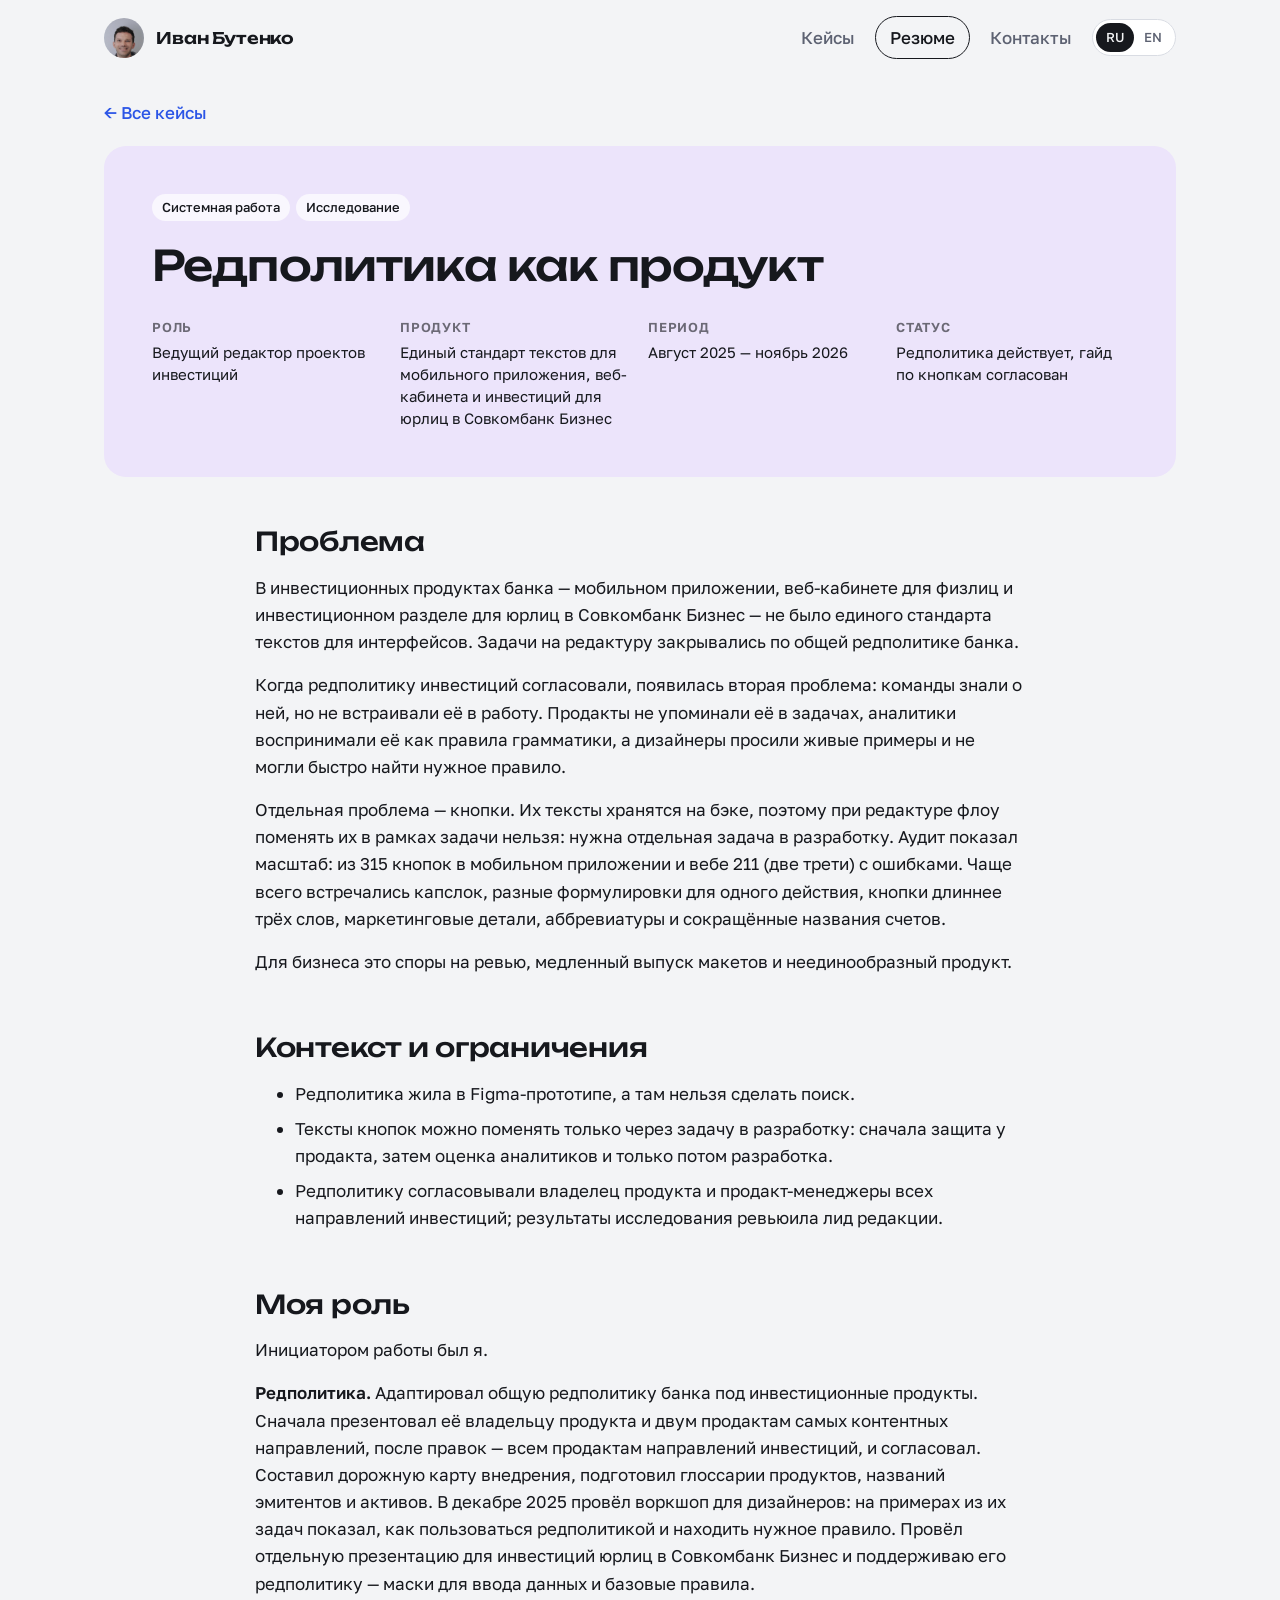
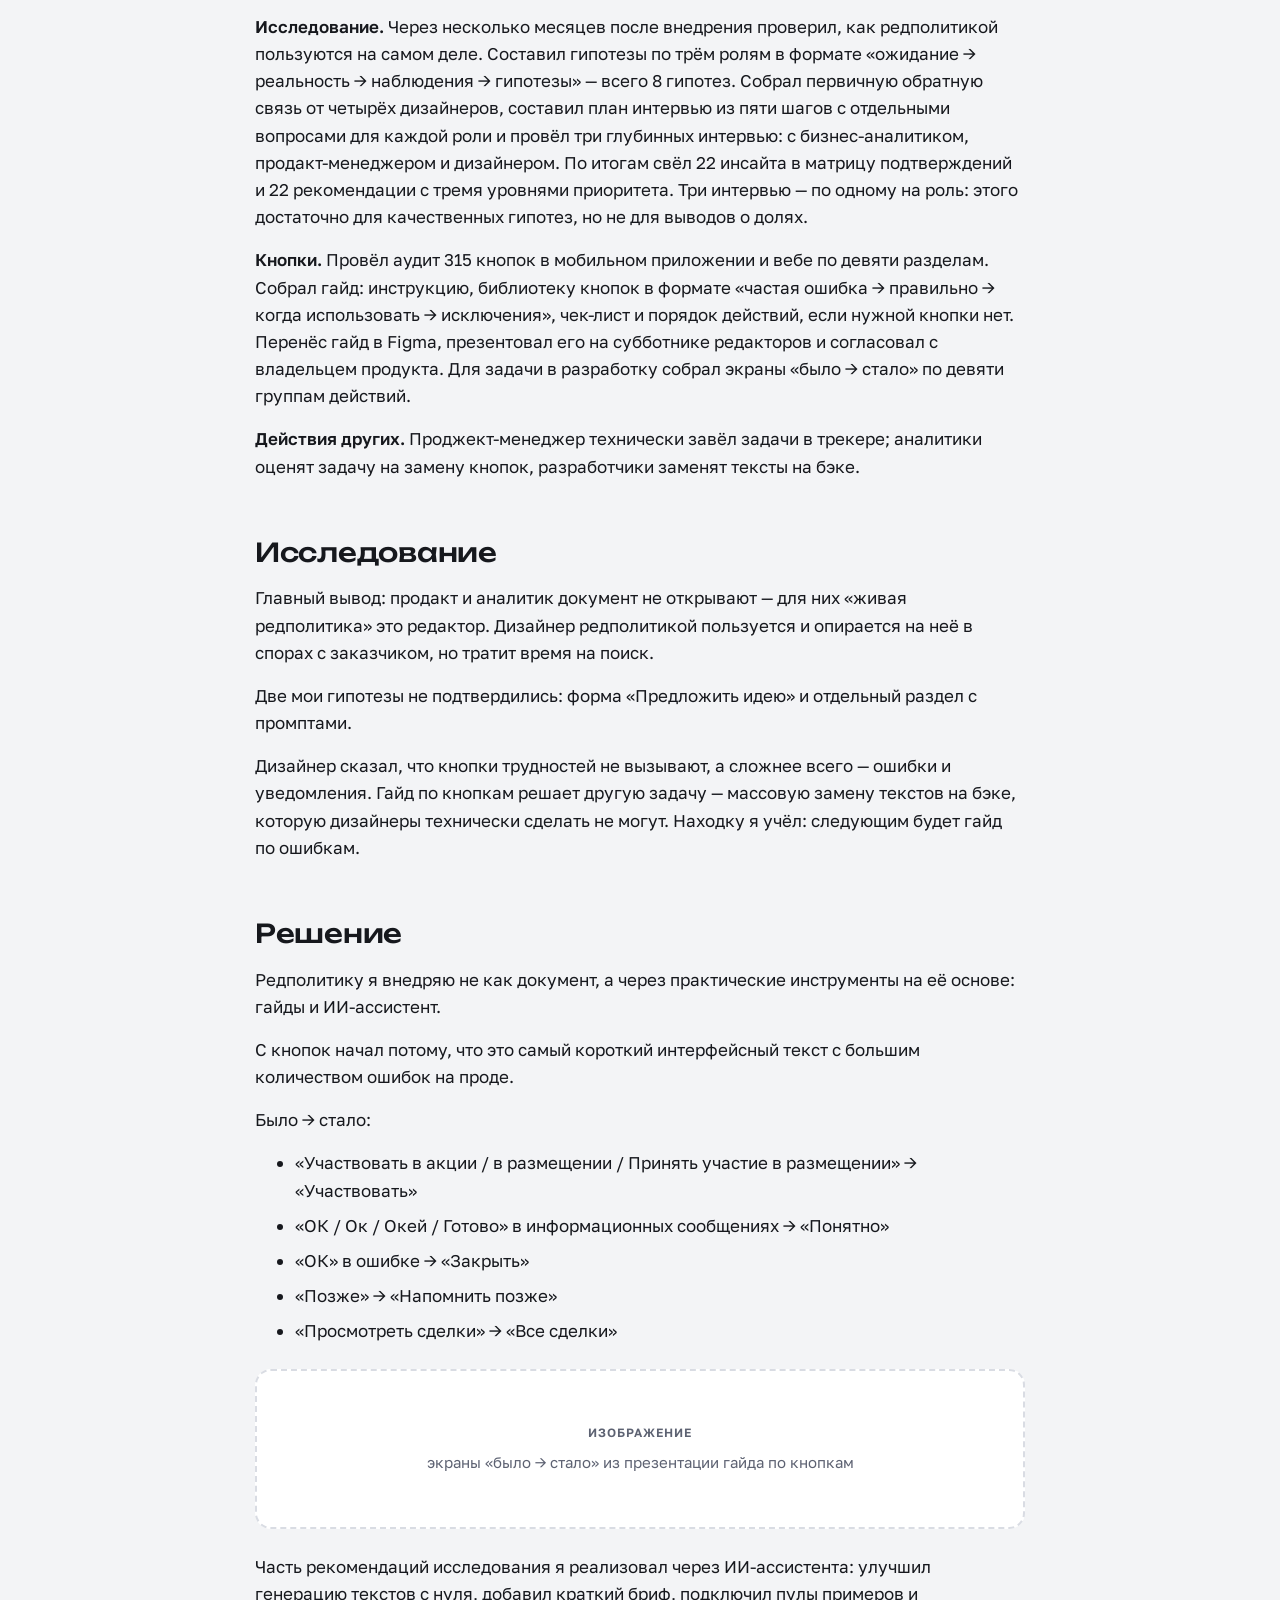
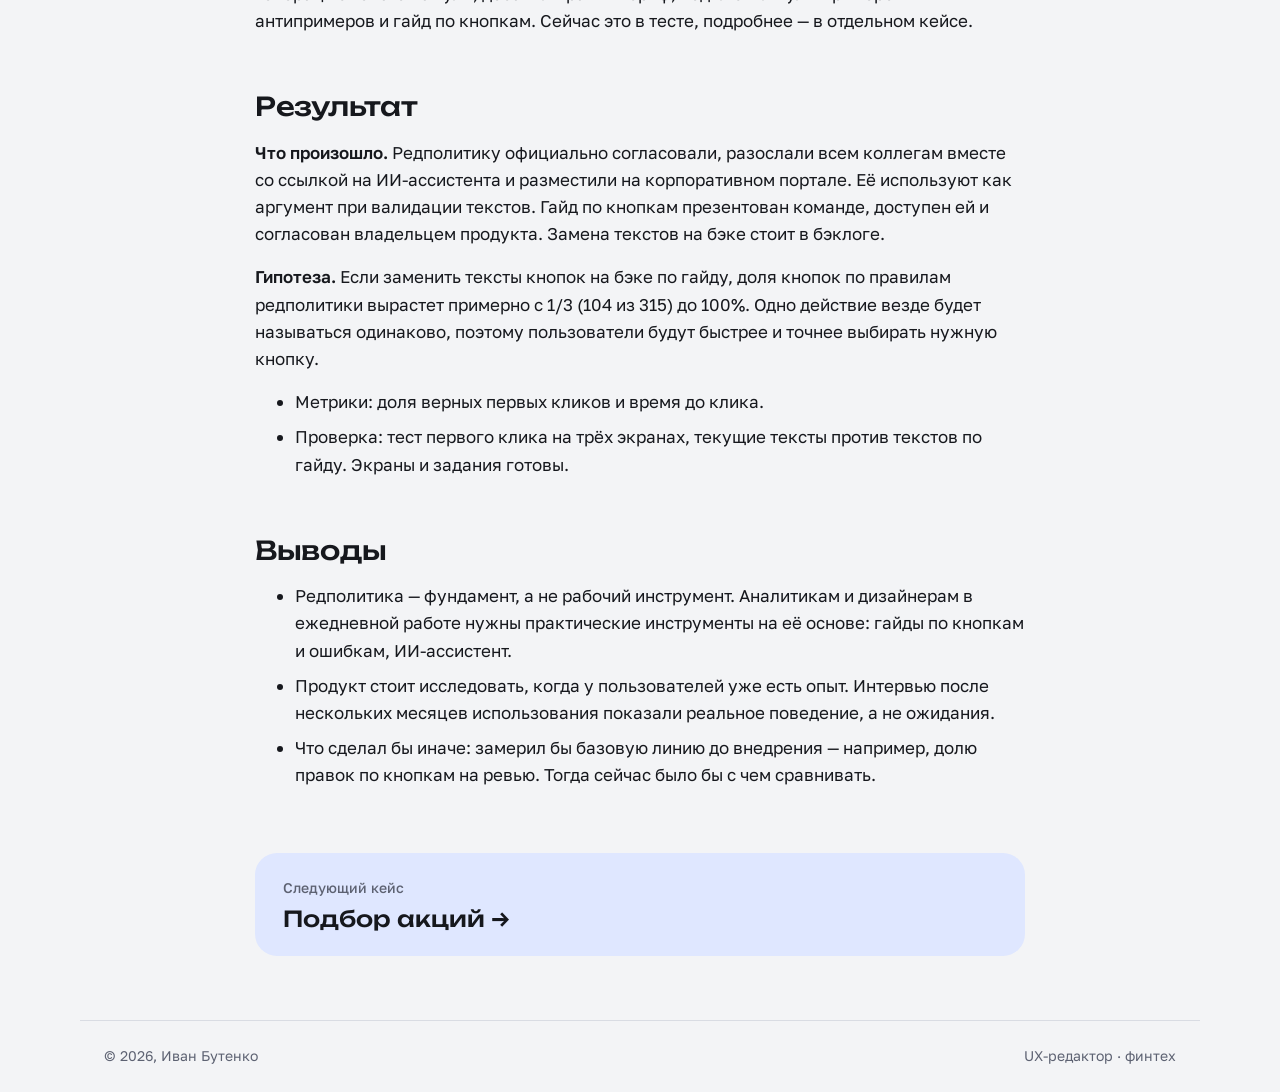
<file: cases/redpolitika.html>
<!DOCTYPE html>
<html lang="ru">
<head>
<meta charset="utf-8">
<meta name="viewport" content="width=device-width, initial-scale=1">
<title>Редполитика как продукт — Иван Бутенко</title>
<meta name="description" content="Портфолио UX-редактора Ивана Бутенко: кейсы по интерфейсным текстам в финтехе, внедрению редполитики и работе с ИИ.">
<link rel="preconnect" href="https://fonts.googleapis.com">
<link rel="preconnect" href="https://fonts.gstatic.com" crossorigin>
<link href="https://fonts.googleapis.com/css2?family=Golos+Text:wght@400;500;600&family=Unbounded:wght@500;600&display=swap" rel="stylesheet">
<link rel="stylesheet" href="../style.css">
</head>
<body>
<header class="top">
  <a class="logo" href="../index.html"><img src="../img/avatar.jpg" alt="" width="40" height="40"><span>Иван Бутенко</span></a>
  <nav><a href="../index.html#cases">Кейсы</a><a class="nav-btn" href="https://drive.google.com/file/d/1TJg6F9yh3DrwqExoRXQ7bv-NWpGevJqt/view" target="_blank" rel="noopener">Резюме</a><a href="../index.html#contacts">Контакты</a><div class="lang" role="group" aria-label="Язык"><a href="../index.html" class="on" lang="ru">RU</a><a href="../en/index.html" class="" lang="en">EN</a></div></nav>
</header>
<main>

<article class="case">
  <a class="back" href="../index.html#cases">← Все кейсы</a>
  <header class="case-head t3">
    <ul class="tags"><li>Системная работа</li><li>Исследование</li></ul>
    <h1>Редполитика как продукт</h1>
    <dl class="meta"><div><dt>Роль</dt><dd>Ведущий редактор проектов инвестиций</dd></div><div><dt>Продукт</dt><dd>Единый стандарт текстов для мобильного приложения, веб-кабинета и инвестиций для юрлиц в Совкомбанк Бизнес</dd></div><div><dt>Период</dt><dd>Август 2025 — ноябрь 2026</dd></div><div><dt>Статус</dt><dd>Редполитика действует, гайд по кнопкам согласован</dd></div></dl>
  </header>
  <div class="prose"><h2>Проблема</h2>
<p>В инвестиционных продуктах банка — мобильном приложении, веб-кабинете для физлиц и инвестиционном разделе для юрлиц в Совкомбанк Бизнес — не было единого стандарта текстов для интерфейсов. Задачи на редактуру закрывались по общей редполитике банка.</p>
<p>Когда редполитику инвестиций согласовали, появилась вторая проблема: команды знали о ней, но не встраивали её в работу. Продакты не упоминали её в задачах, аналитики воспринимали её как правила грамматики, а дизайнеры просили живые примеры и не могли быстро найти нужное правило.</p>
<p>Отдельная проблема — кнопки. Их тексты хранятся на бэке, поэтому при редактуре флоу поменять их в рамках задачи нельзя: нужна отдельная задача в разработку. Аудит показал масштаб: из 315 кнопок в мобильном приложении и вебе 211 (две трети) с ошибками. Чаще всего встречались капслок, разные формулировки для одного действия, кнопки длиннее трёх слов, маркетинговые детали, аббревиатуры и сокращённые названия счетов.</p>
<p>Для бизнеса это споры на ревью, медленный выпуск макетов и неединообразный продукт.</p>
<h2>Контекст и ограничения</h2>
<ul>
<li>Редполитика жила в Figma-прототипе, а там нельзя сделать поиск.</li>
<li>Тексты кнопок можно поменять только через задачу в разработку: сначала защита у продакта, затем оценка аналитиков и только потом разработка.</li>
<li>Редполитику согласовывали владелец продукта и продакт-менеджеры всех направлений инвестиций; результаты исследования ревьюила лид редакции.</li>
</ul>
<h2>Моя роль</h2>
<p>Инициатором работы был я.</p>
<p><strong>Редполитика.</strong> Адаптировал общую редполитику банка под инвестиционные продукты. Сначала презентовал её владельцу продукта и двум продактам самых контентных направлений, после правок — всем продактам направлений инвестиций, и согласовал. Составил дорожную карту внедрения, подготовил глоссарии продуктов, названий эмитентов и активов. В декабре 2025 провёл воркшоп для дизайнеров: на примерах из их задач показал, как пользоваться редполитикой и находить нужное правило. Провёл отдельную презентацию для инвестиций юрлиц в Совкомбанк Бизнес и поддерживаю его редполитику — маски для ввода данных и базовые правила.</p>
<p><strong>Исследование.</strong> Через несколько месяцев после внедрения проверил, как редполитикой пользуются на самом деле. Составил гипотезы по трём ролям в формате «ожидание → реальность → наблюдения → гипотезы» — всего 8 гипотез. Собрал первичную обратную связь от четырёх дизайнеров, составил план интервью из пяти шагов с отдельными вопросами для каждой роли и провёл три глубинных интервью: с бизнес-аналитиком, продакт-менеджером и дизайнером. По итогам свёл 22 инсайта в матрицу подтверждений и 22 рекомендации с тремя уровнями приоритета. Три интервью — по одному на роль: этого достаточно для качественных гипотез, но не для выводов о долях.</p>
<p><strong>Кнопки.</strong> Провёл аудит 315 кнопок в мобильном приложении и вебе по девяти разделам. Собрал гайд: инструкцию, библиотеку кнопок в формате «частая ошибка → правильно → когда использовать → исключения», чек-лист и порядок действий, если нужной кнопки нет. Перенёс гайд в Figma, презентовал его на субботнике редакторов и согласовал с владельцем продукта. Для задачи в разработку собрал экраны «было → стало» по девяти группам действий.</p>
<p><strong>Действия других.</strong> Проджект-менеджер технически завёл задачи в трекере; аналитики оценят задачу на замену кнопок, разработчики заменят тексты на бэке.</p>
<h2>Исследование</h2>
<p>Главный вывод: продакт и аналитик документ не открывают — для них «живая редполитика» это редактор. Дизайнер редполитикой пользуется и опирается на неё в спорах с заказчиком, но тратит время на поиск.</p>
<p>Две мои гипотезы не подтвердились: форма «Предложить идею» и отдельный раздел с промптами.</p>
<p>Дизайнер сказал, что кнопки трудностей не вызывают, а сложнее всего — ошибки и уведомления. Гайд по кнопкам решает другую задачу — массовую замену текстов на бэке, которую дизайнеры технически сделать не могут. Находку я учёл: следующим будет гайд по ошибкам.</p>
<h2>Решение</h2>
<p>Редполитику я внедряю не как документ, а через практические инструменты на её основе: гайды и ИИ-ассистент.</p>
<p>С кнопок начал потому, что это самый короткий интерфейсный текст с большим количеством ошибок на проде.</p>
<p>Было → стало:</p>
<ul>
<li>«Участвовать в акции / в размещении / Принять участие в размещении» → «Участвовать»</li>
<li>«ОК / Ок / Окей / Готово» в информационных сообщениях → «Понятно»</li>
<li>«ОК» в ошибке → «Закрыть»</li>
<li>«Позже» → «Напомнить позже»</li>
<li>«Просмотреть сделки» → «Все сделки»</li>
</ul>
<figure class="ph"><span class="ph-tag">Изображение</span><span>экраны «было → стало» из презентации гайда по кнопкам</span></figure>

<p>Часть рекомендаций исследования я реализовал через ИИ-ассистента: улучшил генерацию текстов с нуля, добавил краткий бриф, подключил пулы примеров и антипримеров и гайд по кнопкам. Сейчас это в тесте, подробнее — в отдельном кейсе.</p>
<h2>Результат</h2>
<p><strong>Что произошло.</strong> Редполитику официально согласовали, разослали всем коллегам вместе со ссылкой на ИИ-ассистента и разместили на корпоративном портале. Её используют как аргумент при валидации текстов. Гайд по кнопкам презентован команде, доступен ей и согласован владельцем продукта. Замена текстов на бэке стоит в бэклоге.</p>
<p><strong>Гипотеза.</strong> Если заменить тексты кнопок на бэке по гайду, доля кнопок по правилам редполитики вырастет примерно с 1/3 (104 из 315) до 100%. Одно действие везде будет называться одинаково, поэтому пользователи будут быстрее и точнее выбирать нужную кнопку.</p>
<ul>
<li>Метрики: доля верных первых кликов и время до клика.</li>
<li>Проверка: тест первого клика на трёх экранах, текущие тексты против текстов по гайду. Экраны и задания готовы.</li>
</ul>
<h2>Выводы</h2>
<ul>
<li>Редполитика — фундамент, а не рабочий инструмент. Аналитикам и дизайнерам в ежедневной работе нужны практические инструменты на её основе: гайды по кнопкам и ошибкам, ИИ-ассистент.</li>
<li>Продукт стоит исследовать, когда у пользователей уже есть опыт. Интервью после нескольких месяцев использования показали реальное поведение, а не ожидания.</li>
<li>Что сделал бы иначе: замерил бы базовую линию до внедрения — например, долю правок по кнопкам на ревью. Тогда сейчас было бы с чем сравнивать.</li>
</ul></div>
  <a class="next t1" href="podbor-akciy.html"><span>Следующий кейс</span><b>Подбор акций →</b></a>
</article>

</main>
<footer class="foot"><span>© 2026, Иван Бутенко</span><span>UX-редактор · финтех</span></footer>

</body>
</html>
</file>
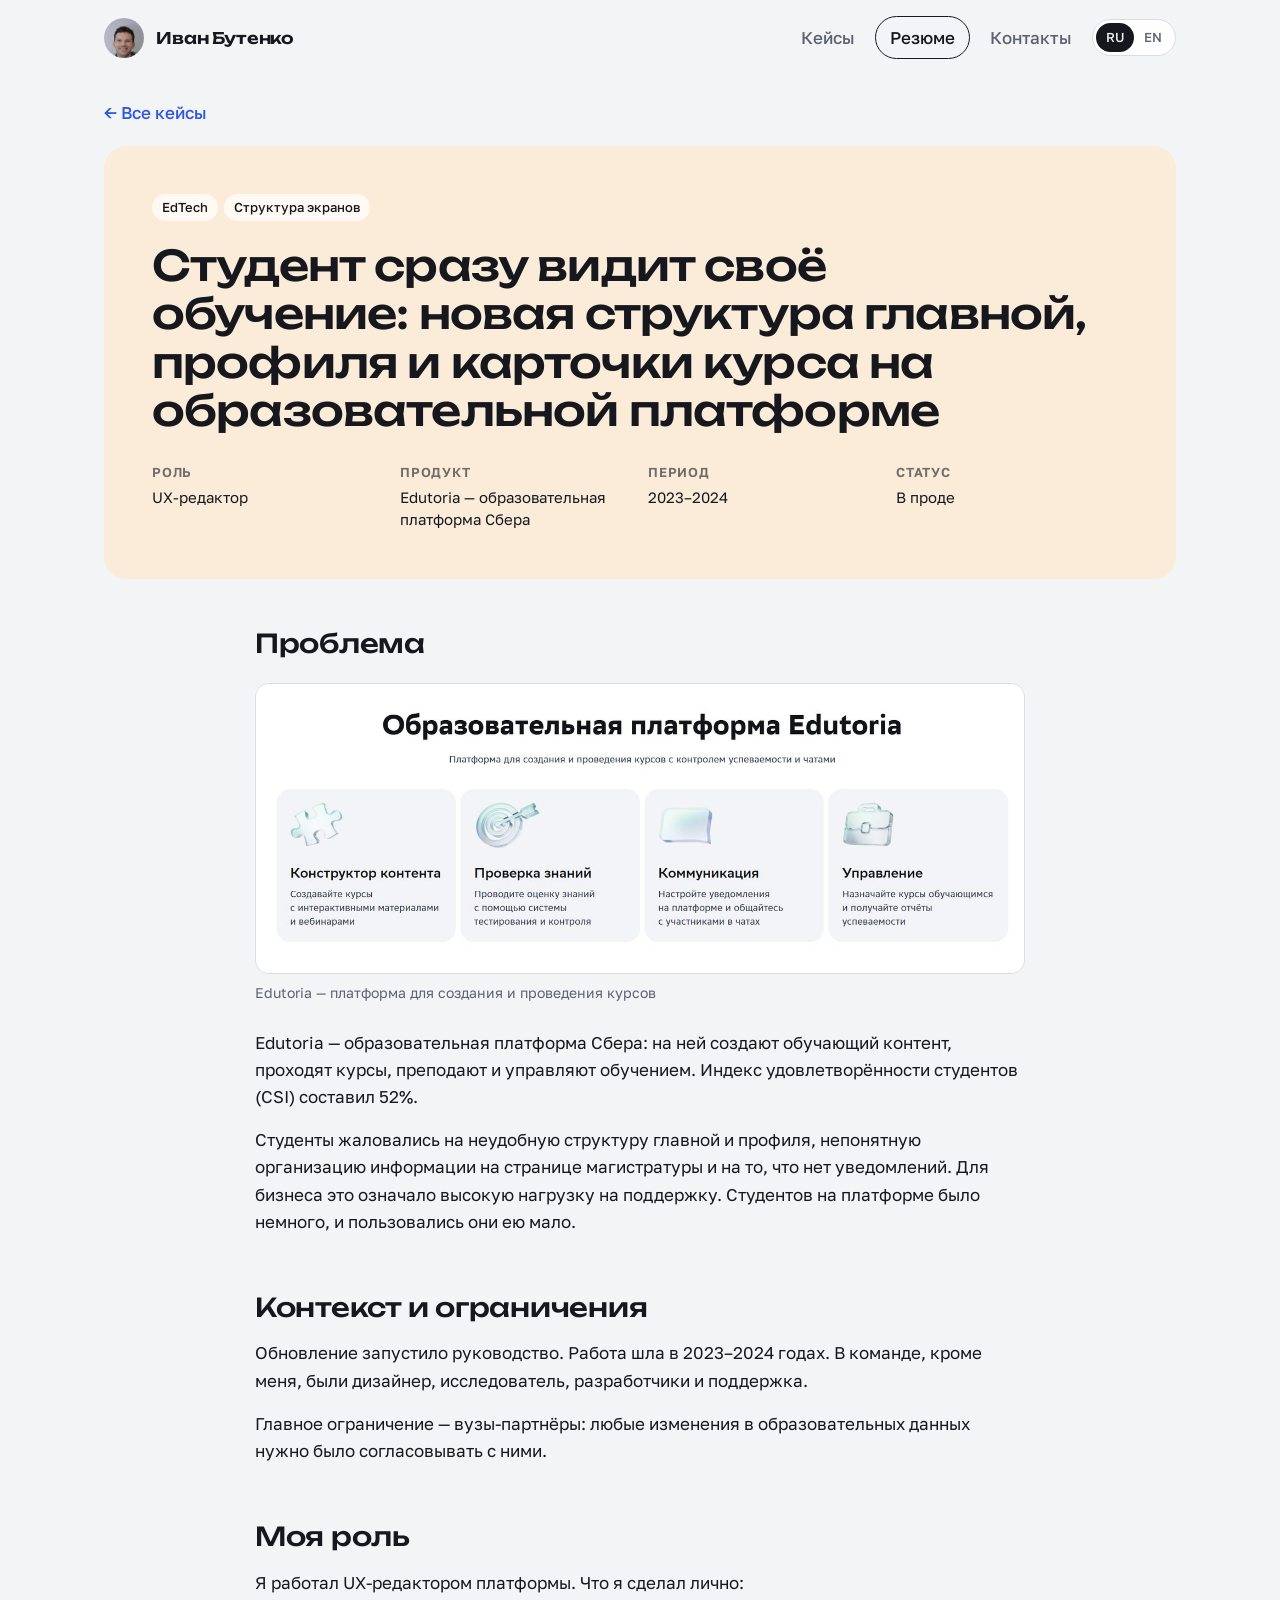
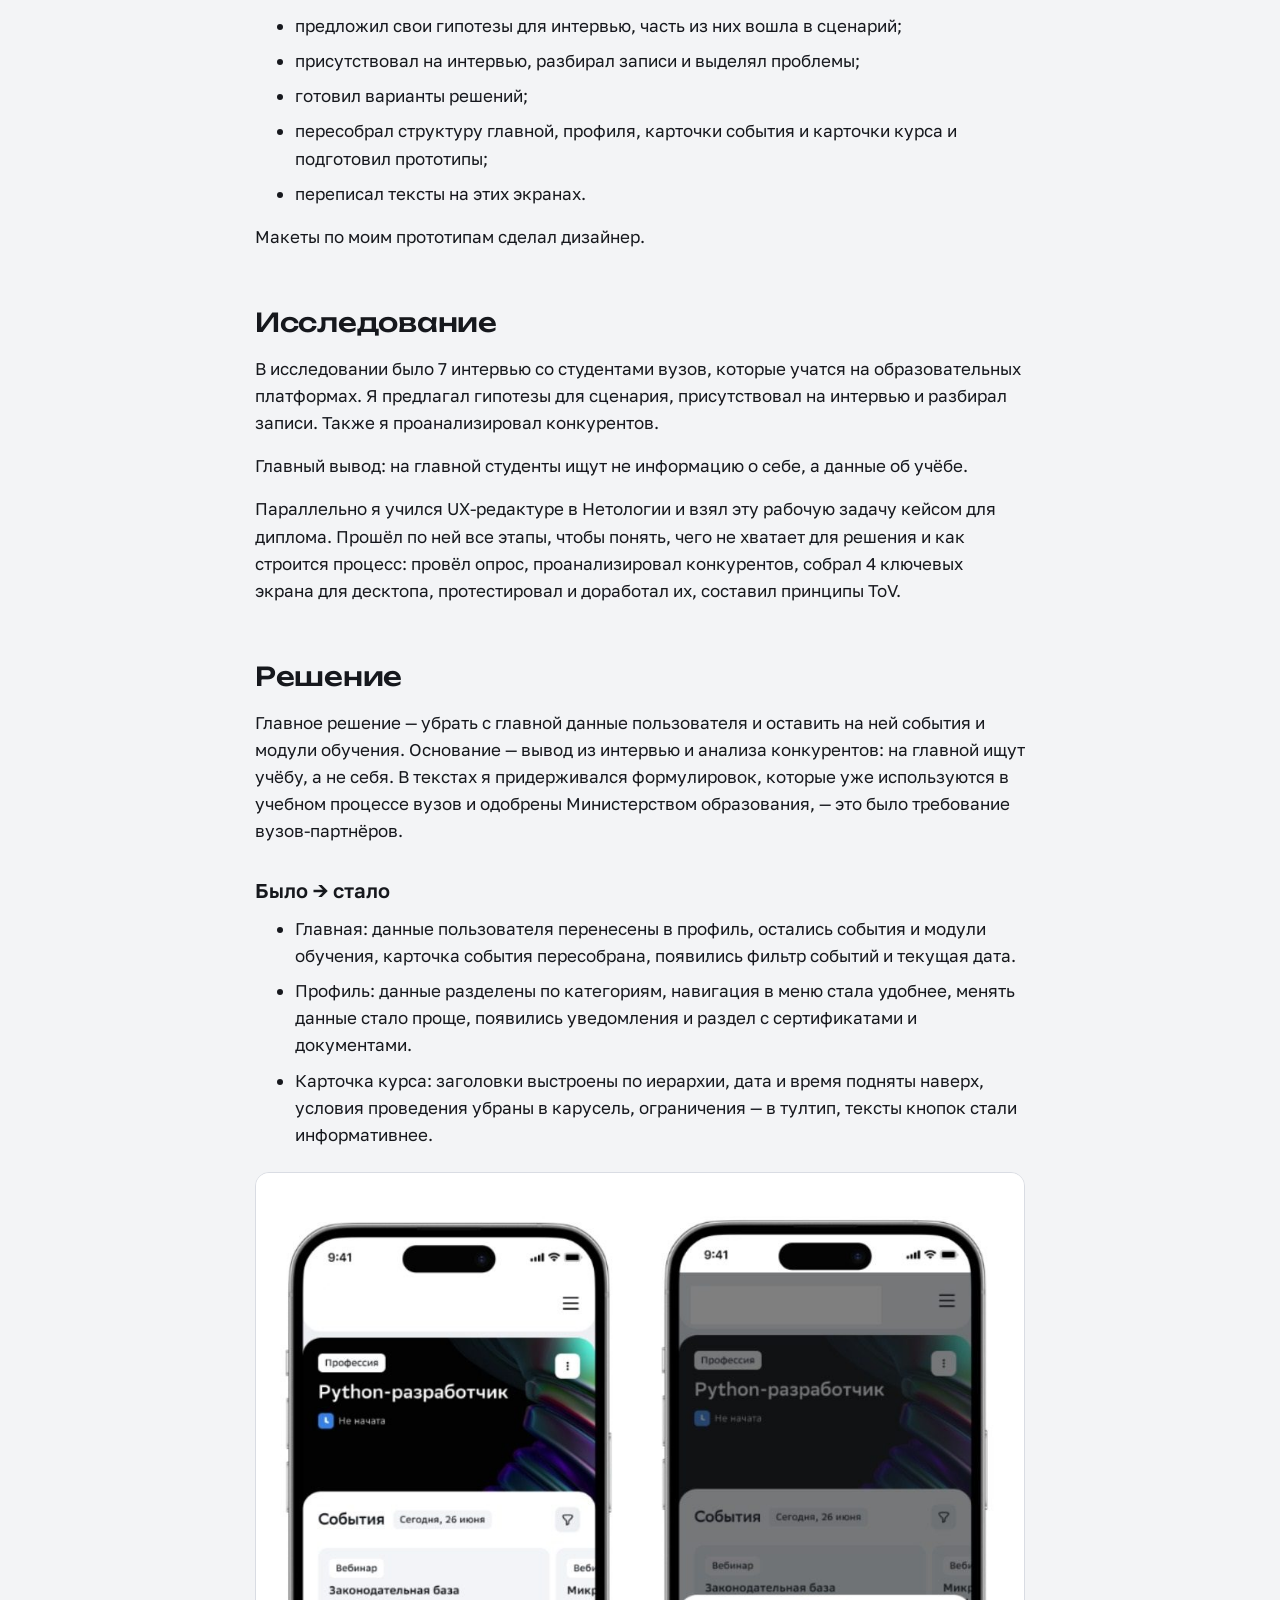
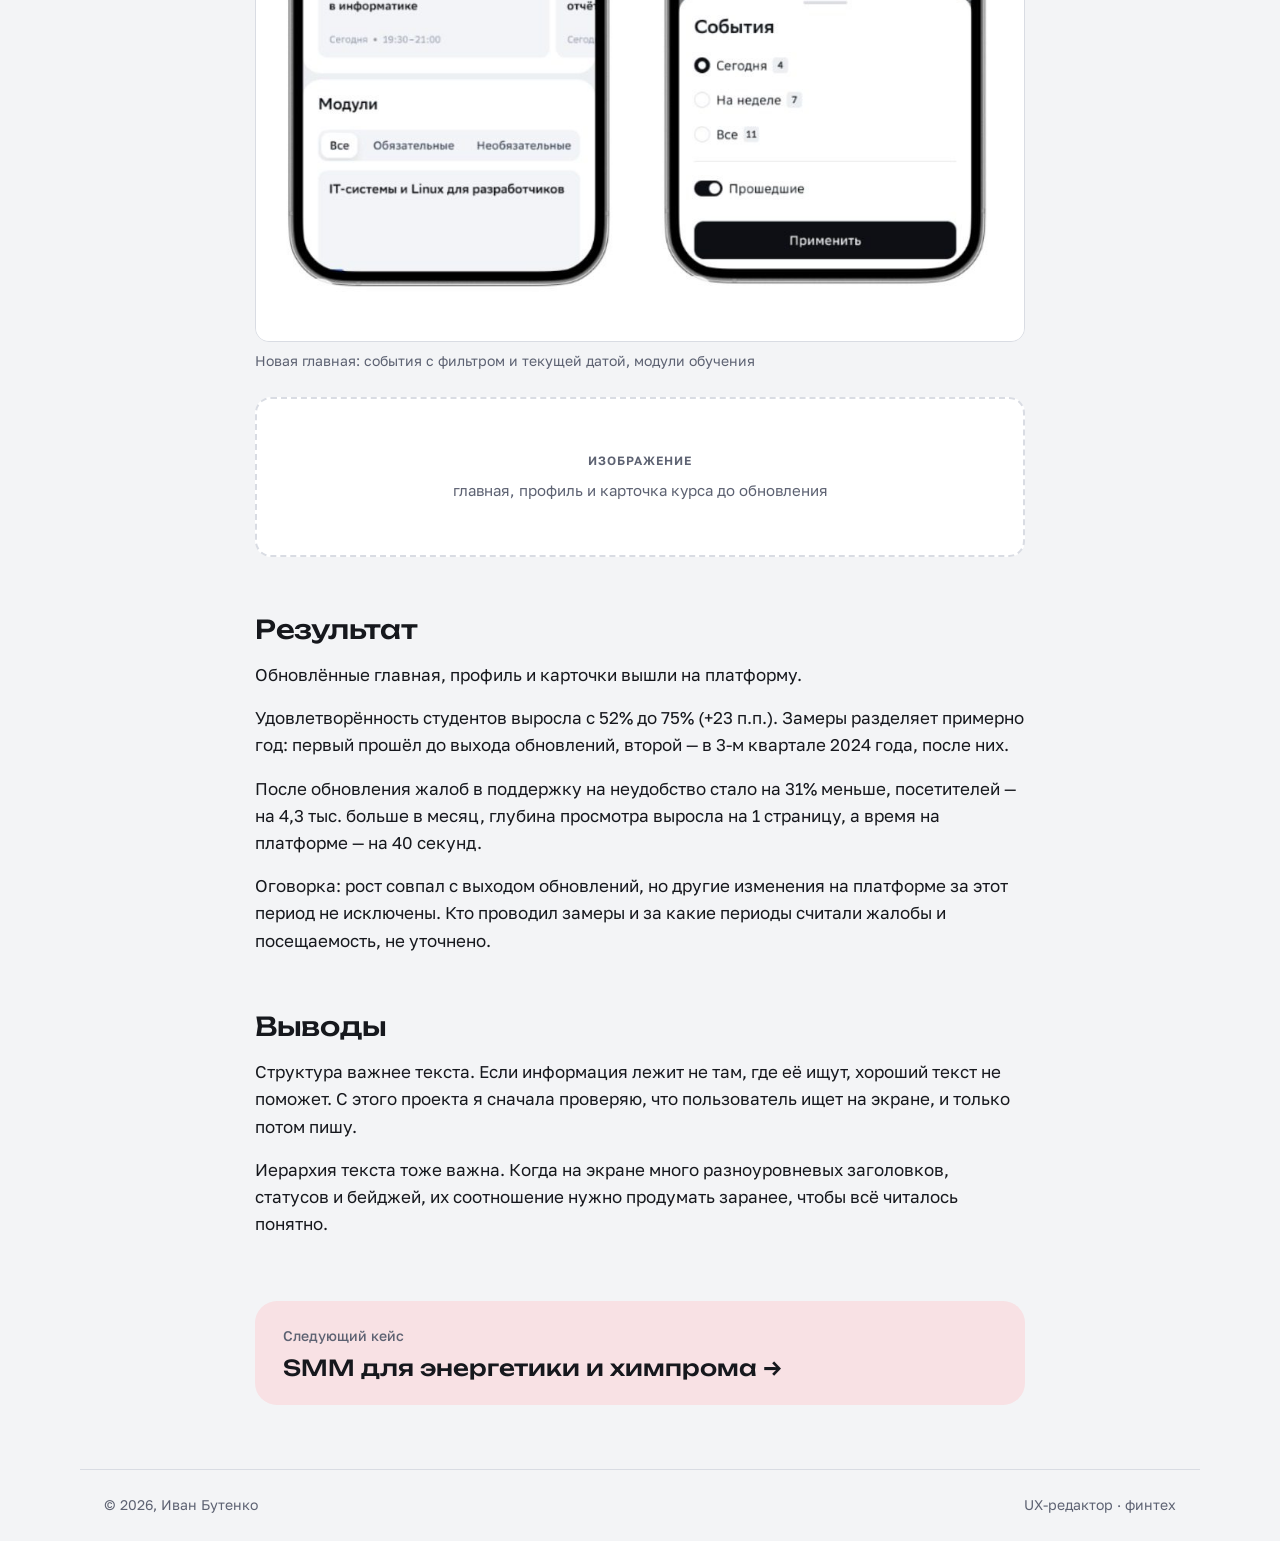
<file: cases/sber.html>
<!DOCTYPE html>
<html lang="ru">
<head>
<meta charset="utf-8">
<meta name="viewport" content="width=device-width, initial-scale=1">
<title>Образовательная платформа Сбера — Иван Бутенко</title>
<meta name="description" content="Портфолио UX-редактора Ивана Бутенко: кейсы по интерфейсным текстам в финтехе, внедрению редполитики и работе с ИИ.">
<link rel="preconnect" href="https://fonts.googleapis.com">
<link rel="preconnect" href="https://fonts.gstatic.com" crossorigin>
<link href="https://fonts.googleapis.com/css2?family=Golos+Text:wght@400;500;600&family=Unbounded:wght@500;600&display=swap" rel="stylesheet">
<link rel="stylesheet" href="../style.css">
</head>
<body>
<header class="top">
  <a class="logo" href="../index.html"><img src="../img/avatar.jpg" alt="" width="40" height="40"><span>Иван Бутенко</span></a>
  <nav><a href="../index.html#cases">Кейсы</a><a class="nav-btn" href="https://drive.google.com/file/d/1TJg6F9yh3DrwqExoRXQ7bv-NWpGevJqt/view" target="_blank" rel="noopener">Резюме</a><a href="../index.html#contacts">Контакты</a><div class="lang" role="group" aria-label="Язык"><a href="../index.html" class="on" lang="ru">RU</a><a href="../en/index.html" class="" lang="en">EN</a></div></nav>
</header>
<main>

<article class="case">
  <a class="back" href="../index.html#cases">← Все кейсы</a>
  <header class="case-head t4">
    <ul class="tags"><li>EdTech</li><li>Структура экранов</li></ul>
    <h1>Студент сразу видит своё обучение: новая структура главной, профиля и карточки курса на образовательной платформе</h1>
    <dl class="meta"><div><dt>Роль</dt><dd>UX-редактор</dd></div><div><dt>Продукт</dt><dd>Edutoria — образовательная платформа Сбера</dd></div><div><dt>Период</dt><dd>2023–2024</dd></div><div><dt>Статус</dt><dd>В проде</dd></div></dl>
  </header>
  <div class="prose"><h2>Проблема</h2>
<figure class="shot"><img src="../img/sber-platform.jpg" alt="Edutoria — платформа для создания и проведения курсов" loading="lazy"><figcaption>Edutoria — платформа для создания и проведения курсов</figcaption></figure>

<p>Edutoria — образовательная платформа Сбера: на ней создают обучающий контент, проходят курсы, преподают и управляют обучением. Индекс удовлетворённости студентов (CSI) составил 52%.</p>
<p>Студенты жаловались на неудобную структуру главной и профиля, непонятную организацию информации на странице магистратуры и на то, что нет уведомлений. Для бизнеса это означало высокую нагрузку на поддержку. Студентов на платформе было немного, и пользовались они ею мало.</p>
<h2>Контекст и ограничения</h2>
<p>Обновление запустило руководство. Работа шла в 2023–2024 годах. В команде, кроме меня, были дизайнер, исследователь, разработчики и поддержка.</p>
<p>Главное ограничение — вузы-партнёры: любые изменения в образовательных данных нужно было согласовывать с ними.</p>
<h2>Моя роль</h2>
<p>Я работал UX-редактором платформы. Что я сделал лично:</p>
<ul>
<li>предложил свои гипотезы для интервью, часть из них вошла в сценарий;</li>
<li>присутствовал на интервью, разбирал записи и выделял проблемы;</li>
<li>готовил варианты решений;</li>
<li>пересобрал структуру главной, профиля, карточки события и карточки курса и подготовил прототипы;</li>
<li>переписал тексты на этих экранах.</li>
</ul>
<p>Макеты по моим прототипам сделал дизайнер.</p>
<h2>Исследование</h2>
<p>В исследовании было 7 интервью со студентами вузов, которые учатся на образовательных платформах. Я предлагал гипотезы для сценария, присутствовал на интервью и разбирал записи. Также я проанализировал конкурентов.</p>
<p>Главный вывод: на главной студенты ищут не информацию о себе, а данные об учёбе.</p>
<p>Параллельно я учился UX-редактуре в Нетологии и взял эту рабочую задачу кейсом для диплома. Прошёл по ней все этапы, чтобы понять, чего не хватает для решения и как строится процесс: провёл опрос, проанализировал конкурентов, собрал 4 ключевых экрана для десктопа, протестировал и доработал их, составил принципы ToV.</p>
<h2>Решение</h2>
<p>Главное решение — убрать с главной данные пользователя и оставить на ней события и модули обучения. Основание — вывод из интервью и анализа конкурентов: на главной ищут учёбу, а не себя. В текстах я придерживался формулировок, которые уже используются в учебном процессе вузов и одобрены Министерством образования, — это было требование вузов-партнёров.</p>
<h3>Было → стало</h3>
<ul>
<li>Главная: данные пользователя перенесены в профиль, остались события и модули обучения, карточка события пересобрана, появились фильтр событий и текущая дата.</li>
<li>Профиль: данные разделены по категориям, навигация в меню стала удобнее, менять данные стало проще, появились уведомления и раздел с сертификатами и документами.</li>
<li>Карточка курса: заголовки выстроены по иерархии, дата и время подняты наверх, условия проведения убраны в карусель, ограничения — в тултип, тексты кнопок стали информативнее.</li>
</ul>
<figure class="shot"><img src="../img/sber-plate.jpg" alt="Новая главная: события с фильтром и текущей датой, модули обучения" loading="lazy"><figcaption>Новая главная: события с фильтром и текущей датой, модули обучения</figcaption></figure>

<figure class="ph"><span class="ph-tag">Изображение</span><span>главная, профиль и карточка курса до обновления</span></figure>

<h2>Результат</h2>
<p>Обновлённые главная, профиль и карточки вышли на платформу.</p>
<p>Удовлетворённость студентов выросла с 52% до 75% (+23 п.п.). Замеры разделяет примерно год: первый прошёл до выхода обновлений, второй — в 3-м квартале 2024 года, после них.</p>
<p>После обновления жалоб в поддержку на неудобство стало на 31% меньше, посетителей — на 4,3 тыс. больше в месяц, глубина просмотра выросла на 1 страницу, а время на платформе — на 40 секунд.</p>
<p>Оговорка: рост совпал с выходом обновлений, но другие изменения на платформе за этот период не исключены. Кто проводил замеры и за какие периоды считали жалобы и посещаемость, не уточнено.</p>
<h2>Выводы</h2>
<p>Структура важнее текста. Если информация лежит не там, где её ищут, хороший текст не поможет. С этого проекта я сначала проверяю, что пользователь ищет на экране, и только потом пишу.</p>
<p>Иерархия текста тоже важна. Когда на экране много разноуровневых заголовков, статусов и бейджей, их соотношение нужно продумать заранее, чтобы всё читалось понятно.</p></div>
  <a class="next t5" href="smm.html"><span>Следующий кейс</span><b>SMM для энергетики и химпрома →</b></a>
</article>

</main>
<footer class="foot"><span>© 2026, Иван Бутенко</span><span>UX-редактор · финтех</span></footer>

</body>
</html>
</file>
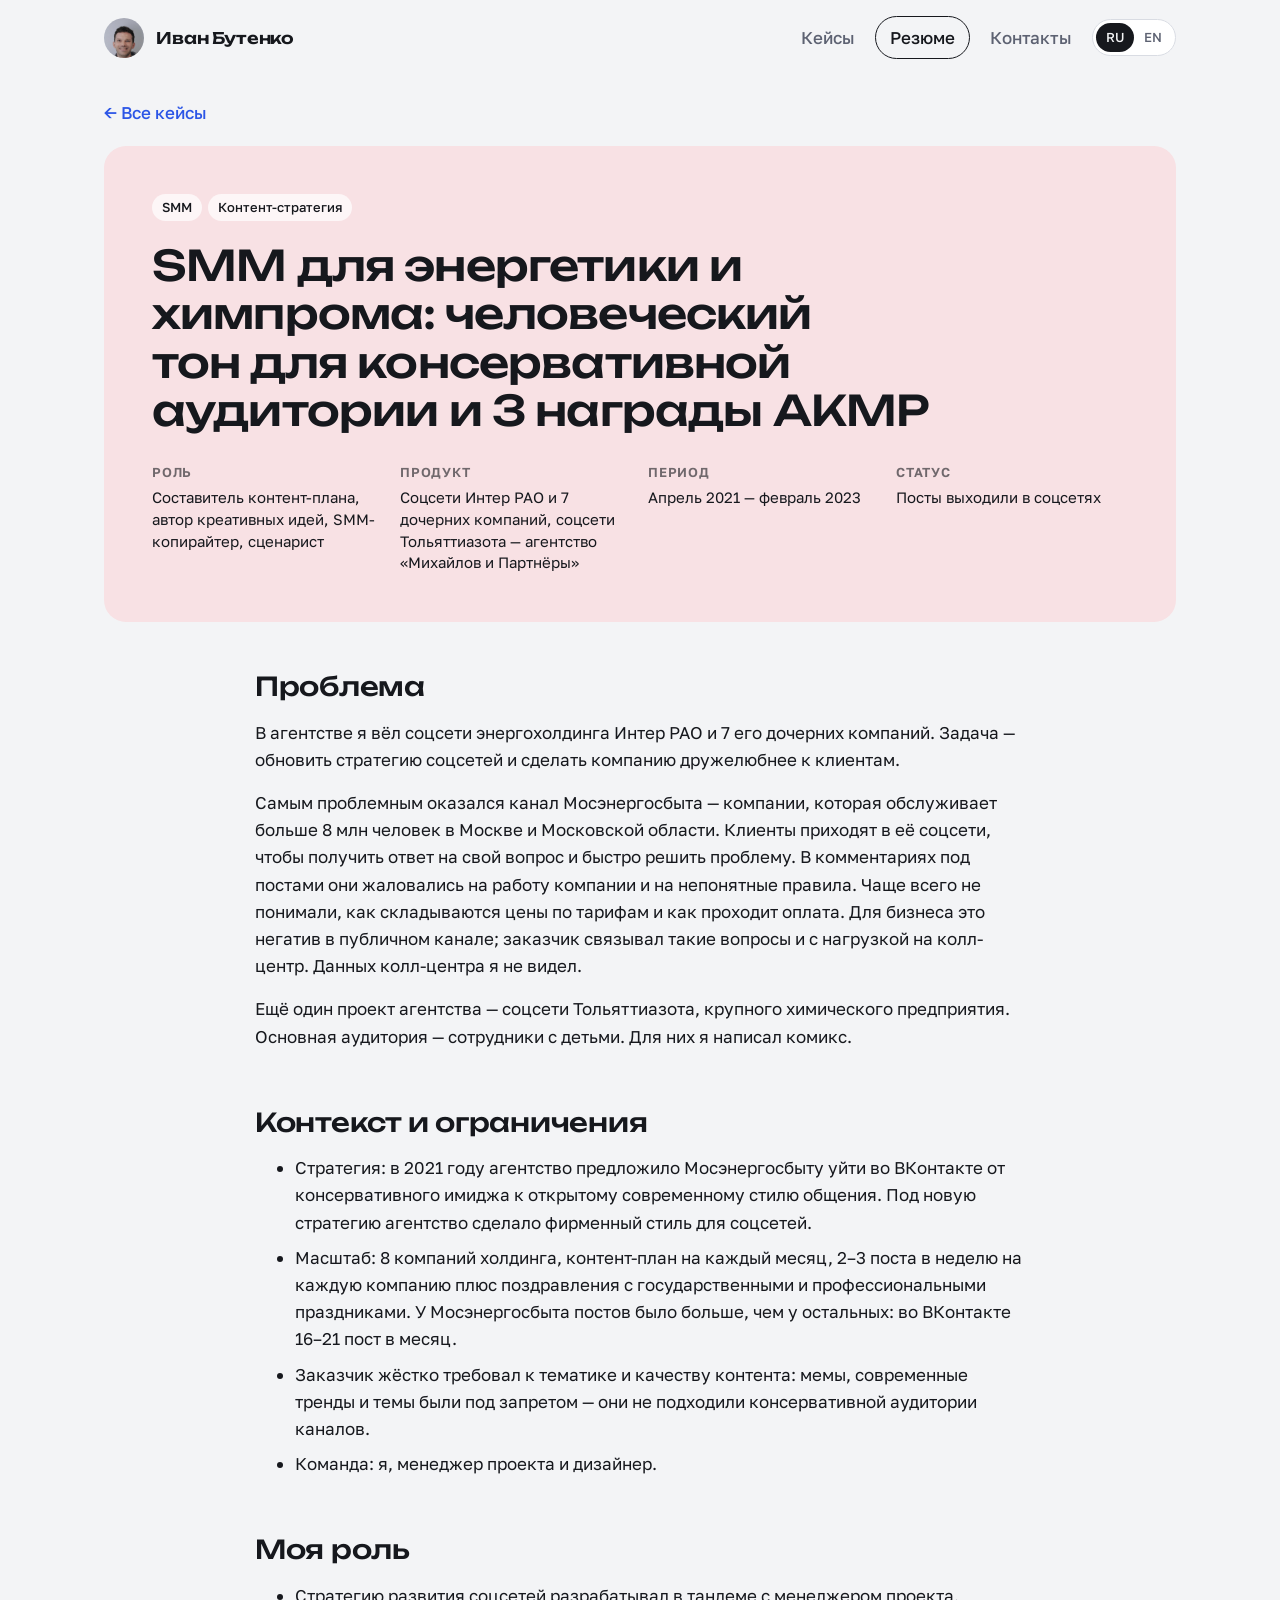
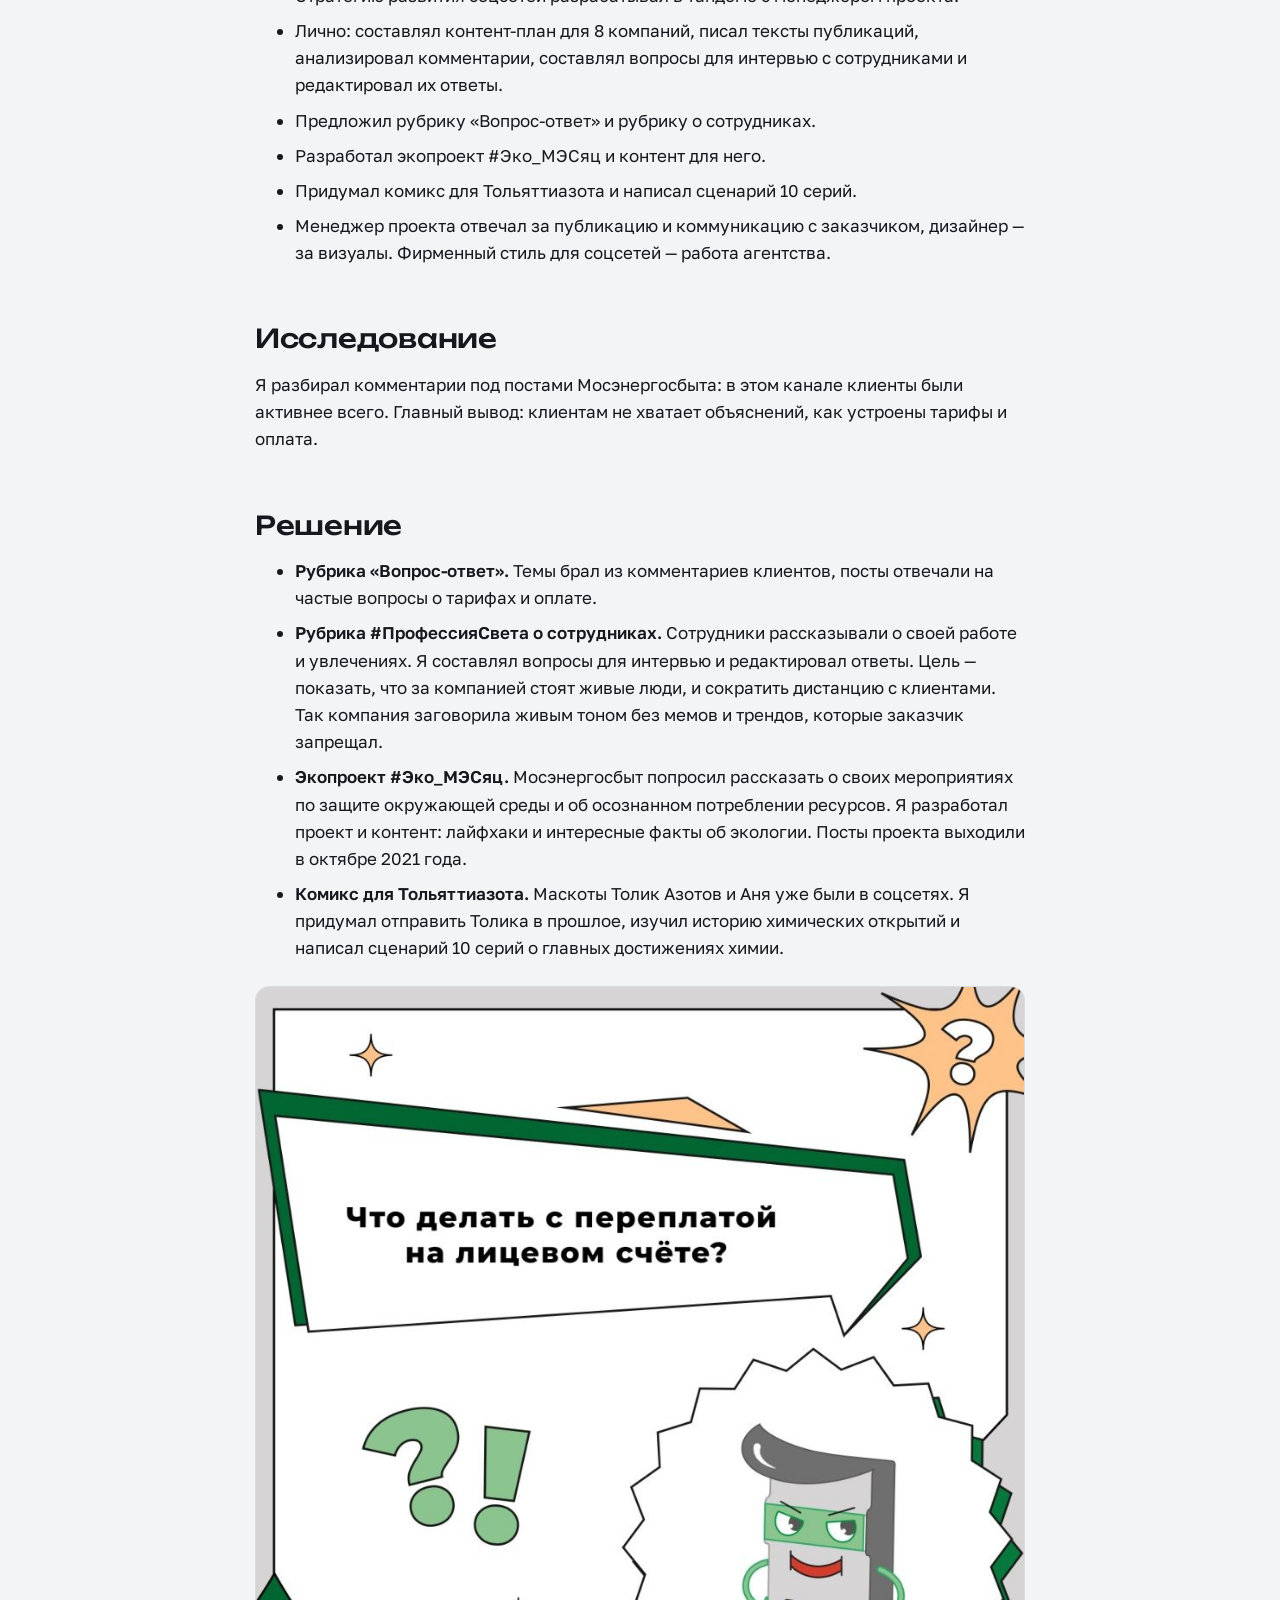
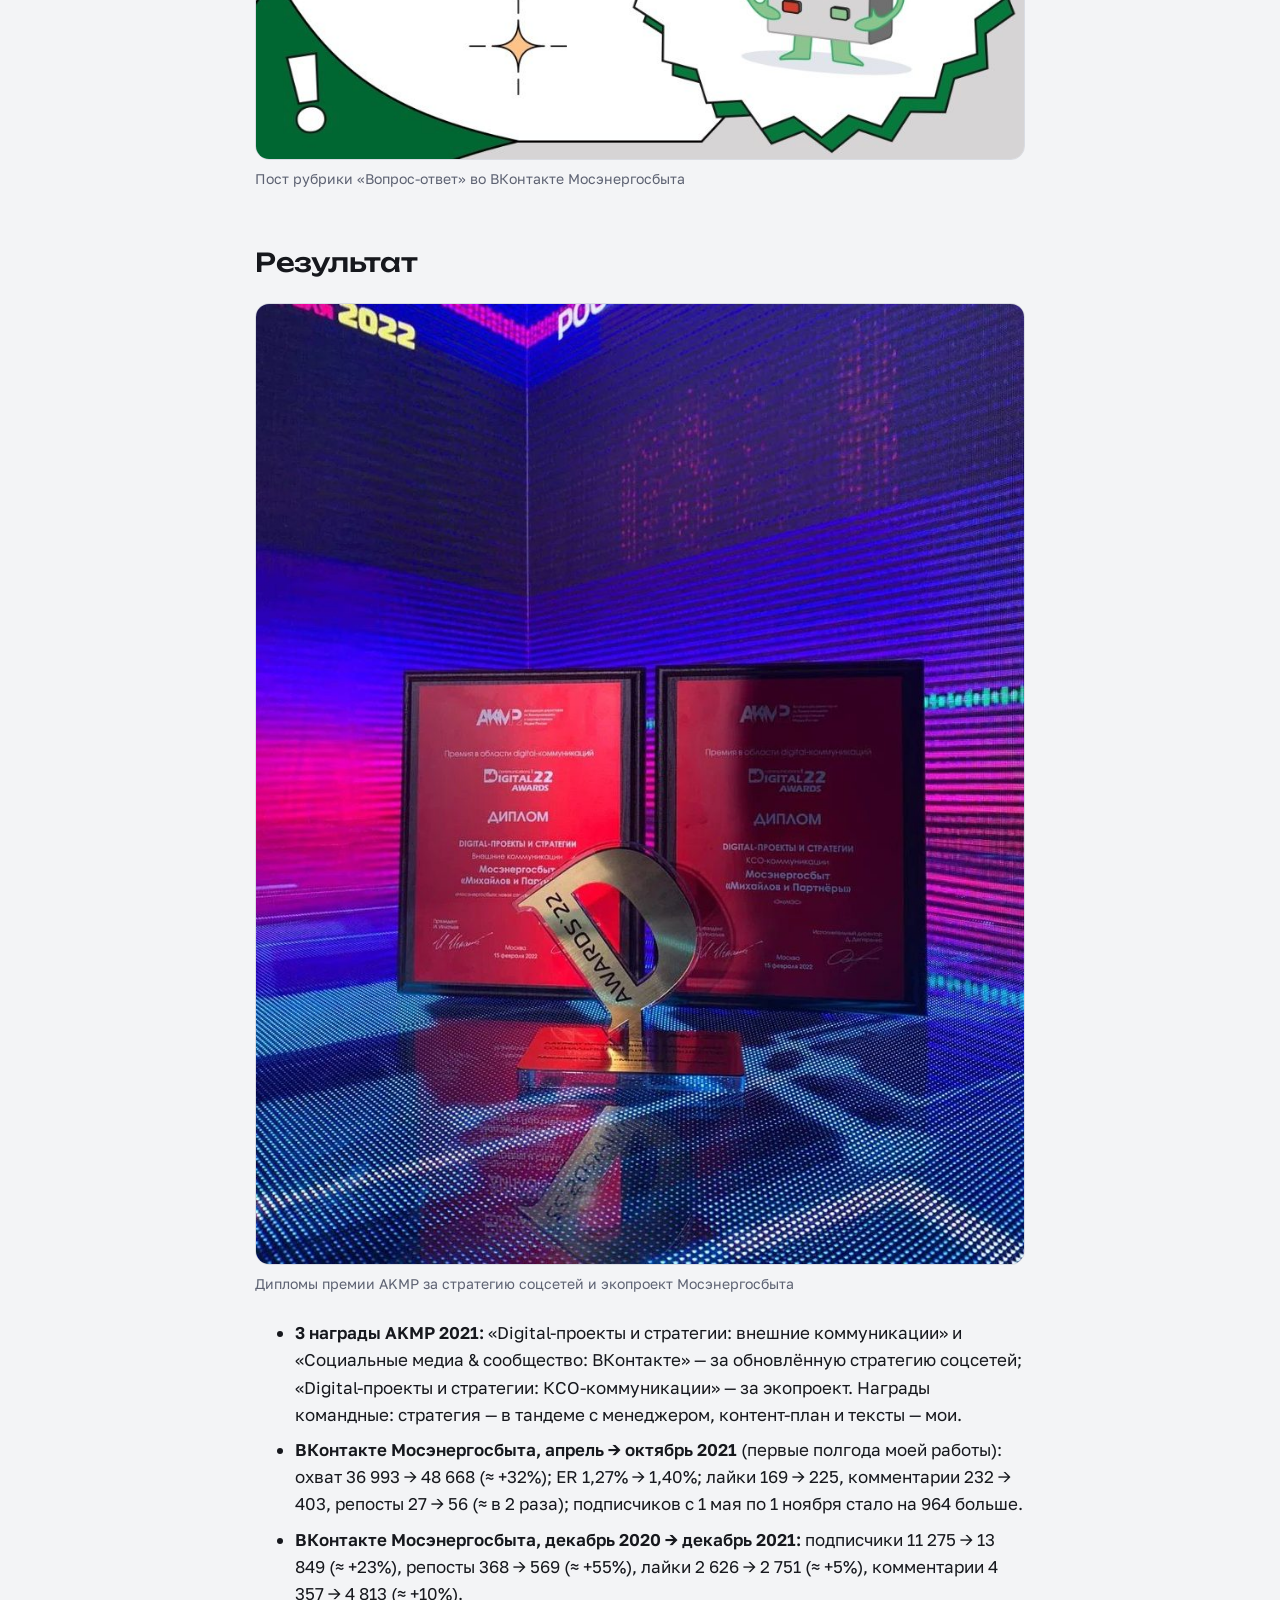
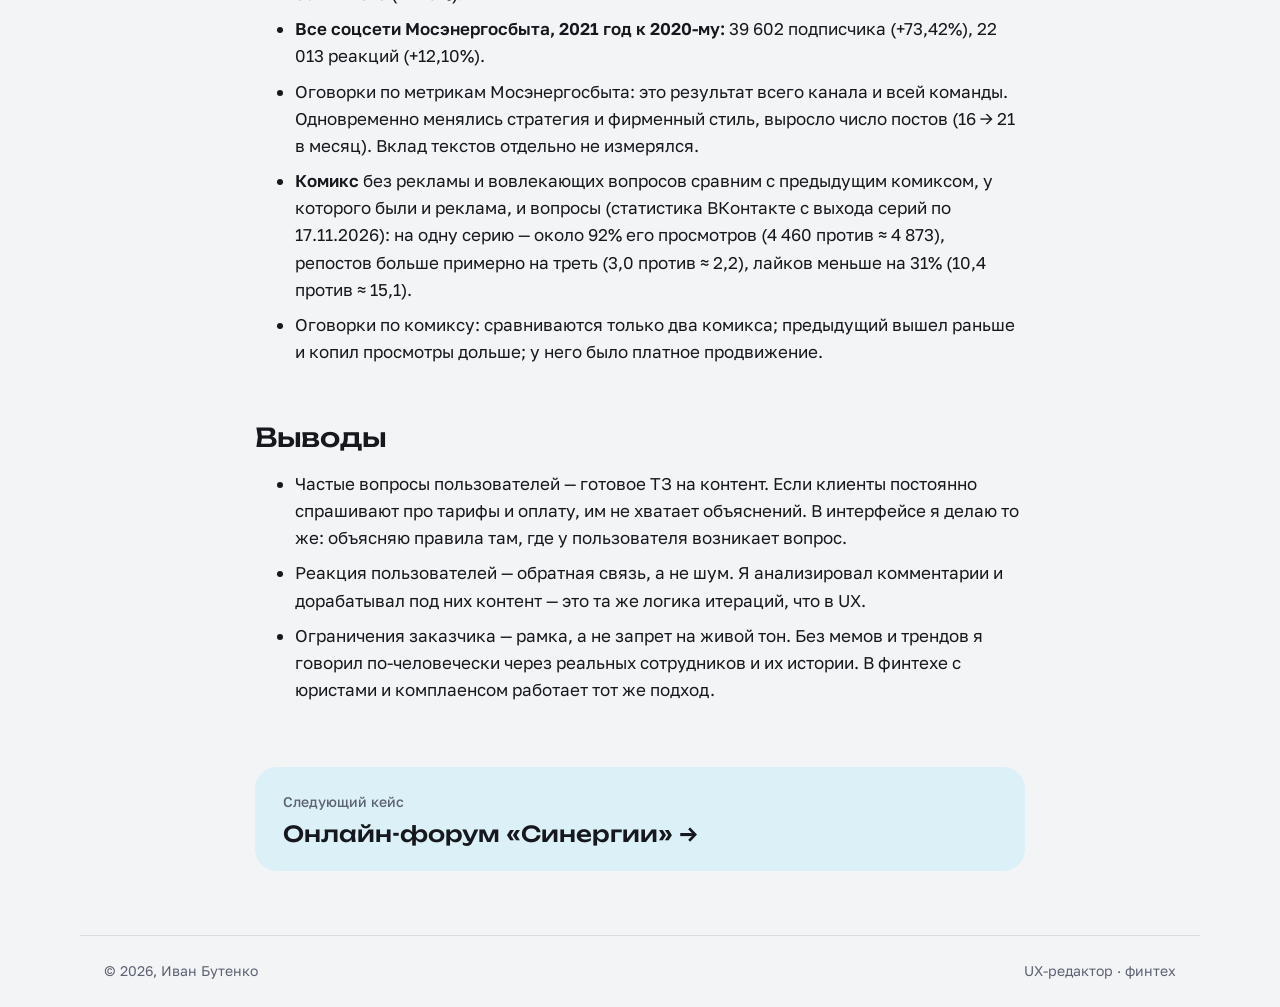
<file: cases/smm.html>
<!DOCTYPE html>
<html lang="ru">
<head>
<meta charset="utf-8">
<meta name="viewport" content="width=device-width, initial-scale=1">
<title>SMM для энергетики и химпрома — Иван Бутенко</title>
<meta name="description" content="Портфолио UX-редактора Ивана Бутенко: кейсы по интерфейсным текстам в финтехе, внедрению редполитики и работе с ИИ.">
<link rel="preconnect" href="https://fonts.googleapis.com">
<link rel="preconnect" href="https://fonts.gstatic.com" crossorigin>
<link href="https://fonts.googleapis.com/css2?family=Golos+Text:wght@400;500;600&family=Unbounded:wght@500;600&display=swap" rel="stylesheet">
<link rel="stylesheet" href="../style.css">
</head>
<body>
<header class="top">
  <a class="logo" href="../index.html"><img src="../img/avatar.jpg" alt="" width="40" height="40"><span>Иван Бутенко</span></a>
  <nav><a href="../index.html#cases">Кейсы</a><a class="nav-btn" href="https://drive.google.com/file/d/1TJg6F9yh3DrwqExoRXQ7bv-NWpGevJqt/view" target="_blank" rel="noopener">Резюме</a><a href="../index.html#contacts">Контакты</a><div class="lang" role="group" aria-label="Язык"><a href="../index.html" class="on" lang="ru">RU</a><a href="../en/index.html" class="" lang="en">EN</a></div></nav>
</header>
<main>

<article class="case">
  <a class="back" href="../index.html#cases">← Все кейсы</a>
  <header class="case-head t5">
    <ul class="tags"><li>SMM</li><li>Контент-стратегия</li></ul>
    <h1>SMM для энергетики и химпрома: человеческий тон для консервативной аудитории и 3 награды AKMP</h1>
    <dl class="meta"><div><dt>Роль</dt><dd>Составитель контент-плана, автор креативных идей, SMM-копирайтер, сценарист</dd></div><div><dt>Продукт</dt><dd>Соцсети Интер РАО и 7 дочерних компаний, соцсети Тольяттиазота — агентство «Михайлов и Партнёры»</dd></div><div><dt>Период</dt><dd>Апрель 2021 — февраль 2023</dd></div><div><dt>Статус</dt><dd>Посты выходили в соцсетях</dd></div></dl>
  </header>
  <div class="prose"><h2>Проблема</h2>
<p>В агентстве я вёл соцсети энергохолдинга Интер РАО и 7 его дочерних компаний. Задача — обновить стратегию соцсетей и сделать компанию дружелюбнее к клиентам.</p>
<p>Самым проблемным оказался канал Мосэнергосбыта — компании, которая обслуживает больше 8 млн человек в Москве и Московской области. Клиенты приходят в её соцсети, чтобы получить ответ на свой вопрос и быстро решить проблему. В комментариях под постами они жаловались на работу компании и на непонятные правила. Чаще всего не понимали, как складываются цены по тарифам и как проходит оплата. Для бизнеса это негатив в публичном канале; заказчик связывал такие вопросы и с нагрузкой на колл-центр. Данных колл-центра я не видел.</p>
<p>Ещё один проект агентства — соцсети Тольяттиазота, крупного химического предприятия. Основная аудитория — сотрудники с детьми. Для них я написал комикс.</p>
<h2>Контекст и ограничения</h2>
<ul>
<li>Стратегия: в 2021 году агентство предложило Мосэнергосбыту уйти во ВКонтакте от консервативного имиджа к открытому современному стилю общения. Под новую стратегию агентство сделало фирменный стиль для соцсетей.</li>
<li>Масштаб: 8 компаний холдинга, контент-план на каждый месяц, 2–3 поста в неделю на каждую компанию плюс поздравления с государственными и профессиональными праздниками. У Мосэнергосбыта постов было больше, чем у остальных: во ВКонтакте 16–21 пост в месяц.</li>
<li>Заказчик жёстко требовал к тематике и качеству контента: мемы, современные тренды и темы были под запретом — они не подходили консервативной аудитории каналов.</li>
<li>Команда: я, менеджер проекта и дизайнер.</li>
</ul>
<h2>Моя роль</h2>
<ul>
<li>Стратегию развития соцсетей разрабатывал в тандеме с менеджером проекта.</li>
<li>Лично: составлял контент-план для 8 компаний, писал тексты публикаций, анализировал комментарии, составлял вопросы для интервью с сотрудниками и редактировал их ответы.</li>
<li>Предложил рубрику «Вопрос-ответ» и рубрику о сотрудниках.</li>
<li>Разработал экопроект #Эко_МЭСяц и контент для него.</li>
<li>Придумал комикс для Тольяттиазота и написал сценарий 10 серий.</li>
<li>Менеджер проекта отвечал за публикацию и коммуникацию с заказчиком, дизайнер — за визуалы. Фирменный стиль для соцсетей — работа агентства.</li>
</ul>
<h2>Исследование</h2>
<p>Я разбирал комментарии под постами Мосэнергосбыта: в этом канале клиенты были активнее всего. Главный вывод: клиентам не хватает объяснений, как устроены тарифы и оплата.</p>
<h2>Решение</h2>
<ul>
<li><strong>Рубрика «Вопрос-ответ».</strong> Темы брал из комментариев клиентов, посты отвечали на частые вопросы о тарифах и оплате.</li>
<li><strong>Рубрика #ПрофессияСвета о сотрудниках.</strong> Сотрудники рассказывали о своей работе и увлечениях. Я составлял вопросы для интервью и редактировал ответы. Цель — показать, что за компанией стоят живые люди, и сократить дистанцию с клиентами. Так компания заговорила живым тоном без мемов и трендов, которые заказчик запрещал.</li>
<li><strong>Экопроект #Эко_МЭСяц.</strong> Мосэнергосбыт попросил рассказать о своих мероприятиях по защите окружающей среды и об осознанном потреблении ресурсов. Я разработал проект и контент: лайфхаки и интересные факты об экологии. Посты проекта выходили в октябре 2021 года.</li>
<li><strong>Комикс для Тольяттиазота.</strong> Маскоты Толик Азотов и Аня уже были в соцсетях. Я придумал отправить Толика в прошлое, изучил историю химических открытий и написал сценарий 10 серий о главных достижениях химии.</li>
</ul>
<figure class="shot"><img src="../img/smm-faq.jpg" alt="Пост рубрики «Вопрос-ответ» во ВКонтакте Мосэнергосбыта" loading="lazy"><figcaption>Пост рубрики «Вопрос-ответ» во ВКонтакте Мосэнергосбыта</figcaption></figure>

<h2>Результат</h2>
<figure class="shot"><img src="../img/smm-awards.jpg" alt="Дипломы премии AKMP за стратегию соцсетей и экопроект Мосэнергосбыта" loading="lazy"><figcaption>Дипломы премии AKMP за стратегию соцсетей и экопроект Мосэнергосбыта</figcaption></figure>

<ul>
<li><strong>3 награды AKMP 2021:</strong> «Digital-проекты и стратегии: внешние коммуникации» и «Социальные медиа &amp; сообщество: ВКонтакте» — за обновлённую стратегию соцсетей; «Digital-проекты и стратегии: КСО-коммуникации» — за экопроект. Награды командные: стратегия — в тандеме с менеджером, контент-план и тексты — мои.</li>
<li><strong>ВКонтакте Мосэнергосбыта, апрель → октябрь 2021</strong> (первые полгода моей работы): охват 36 993 → 48 668 (≈ +32%); ER 1,27% → 1,40%; лайки 169 → 225, комментарии 232 → 403, репосты 27 → 56 (≈ в 2 раза); подписчиков с 1 мая по 1 ноября стало на 964 больше.</li>
<li><strong>ВКонтакте Мосэнергосбыта, декабрь 2020 → декабрь 2021:</strong> подписчики 11 275 → 13 849 (≈ +23%), репосты 368 → 569 (≈ +55%), лайки 2 626 → 2 751 (≈ +5%), комментарии 4 357 → 4 813 (≈ +10%).</li>
<li><strong>Все соцсети Мосэнергосбыта, 2021 год к 2020-му:</strong> 39 602 подписчика (+73,42%), 22 013 реакций (+12,10%).</li>
<li>Оговорки по метрикам Мосэнергосбыта: это результат всего канала и всей команды. Одновременно менялись стратегия и фирменный стиль, выросло число постов (16 → 21 в месяц). Вклад текстов отдельно не измерялся.</li>
<li><strong>Комикс</strong> без рекламы и вовлекающих вопросов сравним с предыдущим комиксом, у которого были и реклама, и вопросы (статистика ВКонтакте с выхода серий по 17.11.2026): на одну серию — около 92% его просмотров (4 460 против ≈ 4 873), репостов больше примерно на треть (3,0 против ≈ 2,2), лайков меньше на 31% (10,4 против ≈ 15,1).</li>
<li>Оговорки по комиксу: сравниваются только два комикса; предыдущий вышел раньше и копил просмотры дольше; у него было платное продвижение.</li>
</ul>
<h2>Выводы</h2>
<ul>
<li>Частые вопросы пользователей — готовое ТЗ на контент. Если клиенты постоянно спрашивают про тарифы и оплату, им не хватает объяснений. В интерфейсе я делаю то же: объясняю правила там, где у пользователя возникает вопрос.</li>
<li>Реакция пользователей — обратная связь, а не шум. Я анализировал комментарии и дорабатывал под них контент — это та же логика итераций, что в UX.</li>
<li>Ограничения заказчика — рамка, а не запрет на живой тон. Без мемов и трендов я говорил по-человечески через реальных сотрудников и их истории. В финтехе с юристами и комплаенсом работает тот же подход.</li>
</ul></div>
  <a class="next t6" href="synergy.html"><span>Следующий кейс</span><b>Онлайн-форум «Синергии» →</b></a>
</article>

</main>
<footer class="foot"><span>© 2026, Иван Бутенко</span><span>UX-редактор · финтех</span></footer>

</body>
</html>
</file>
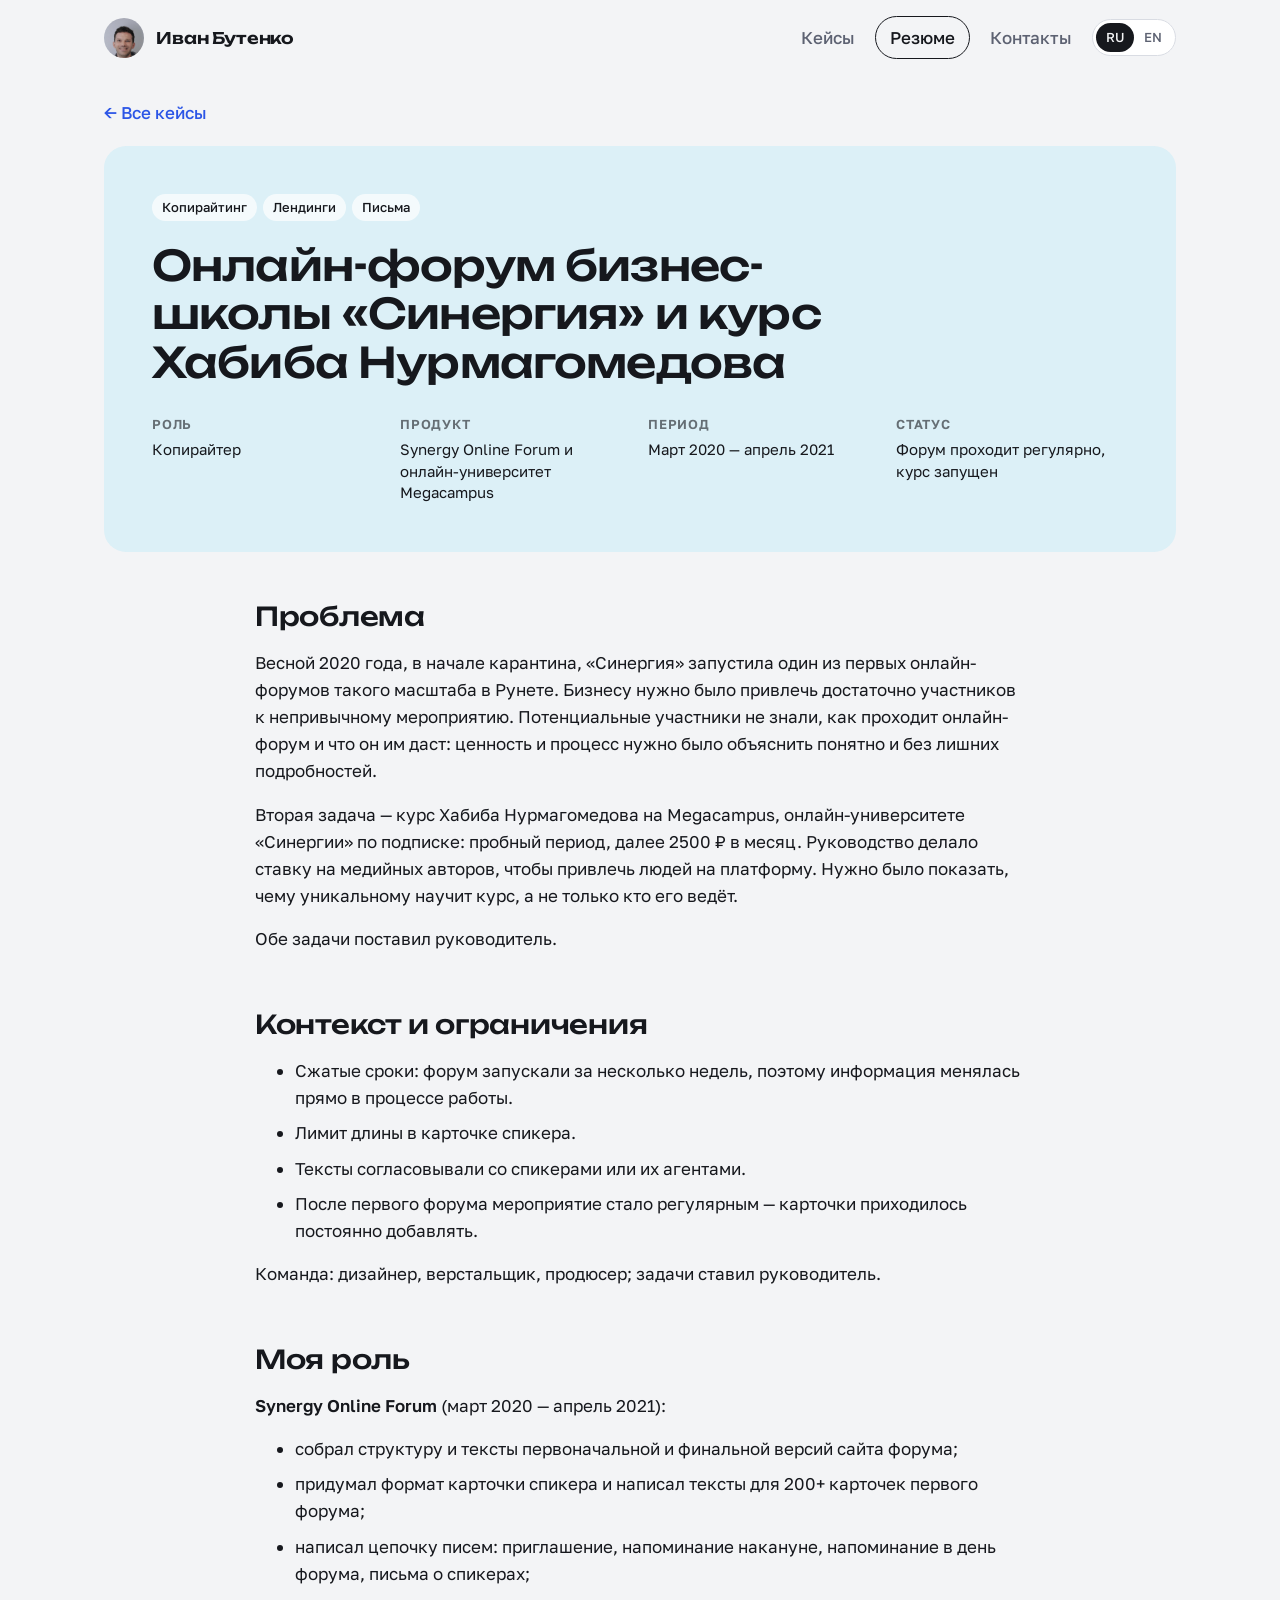
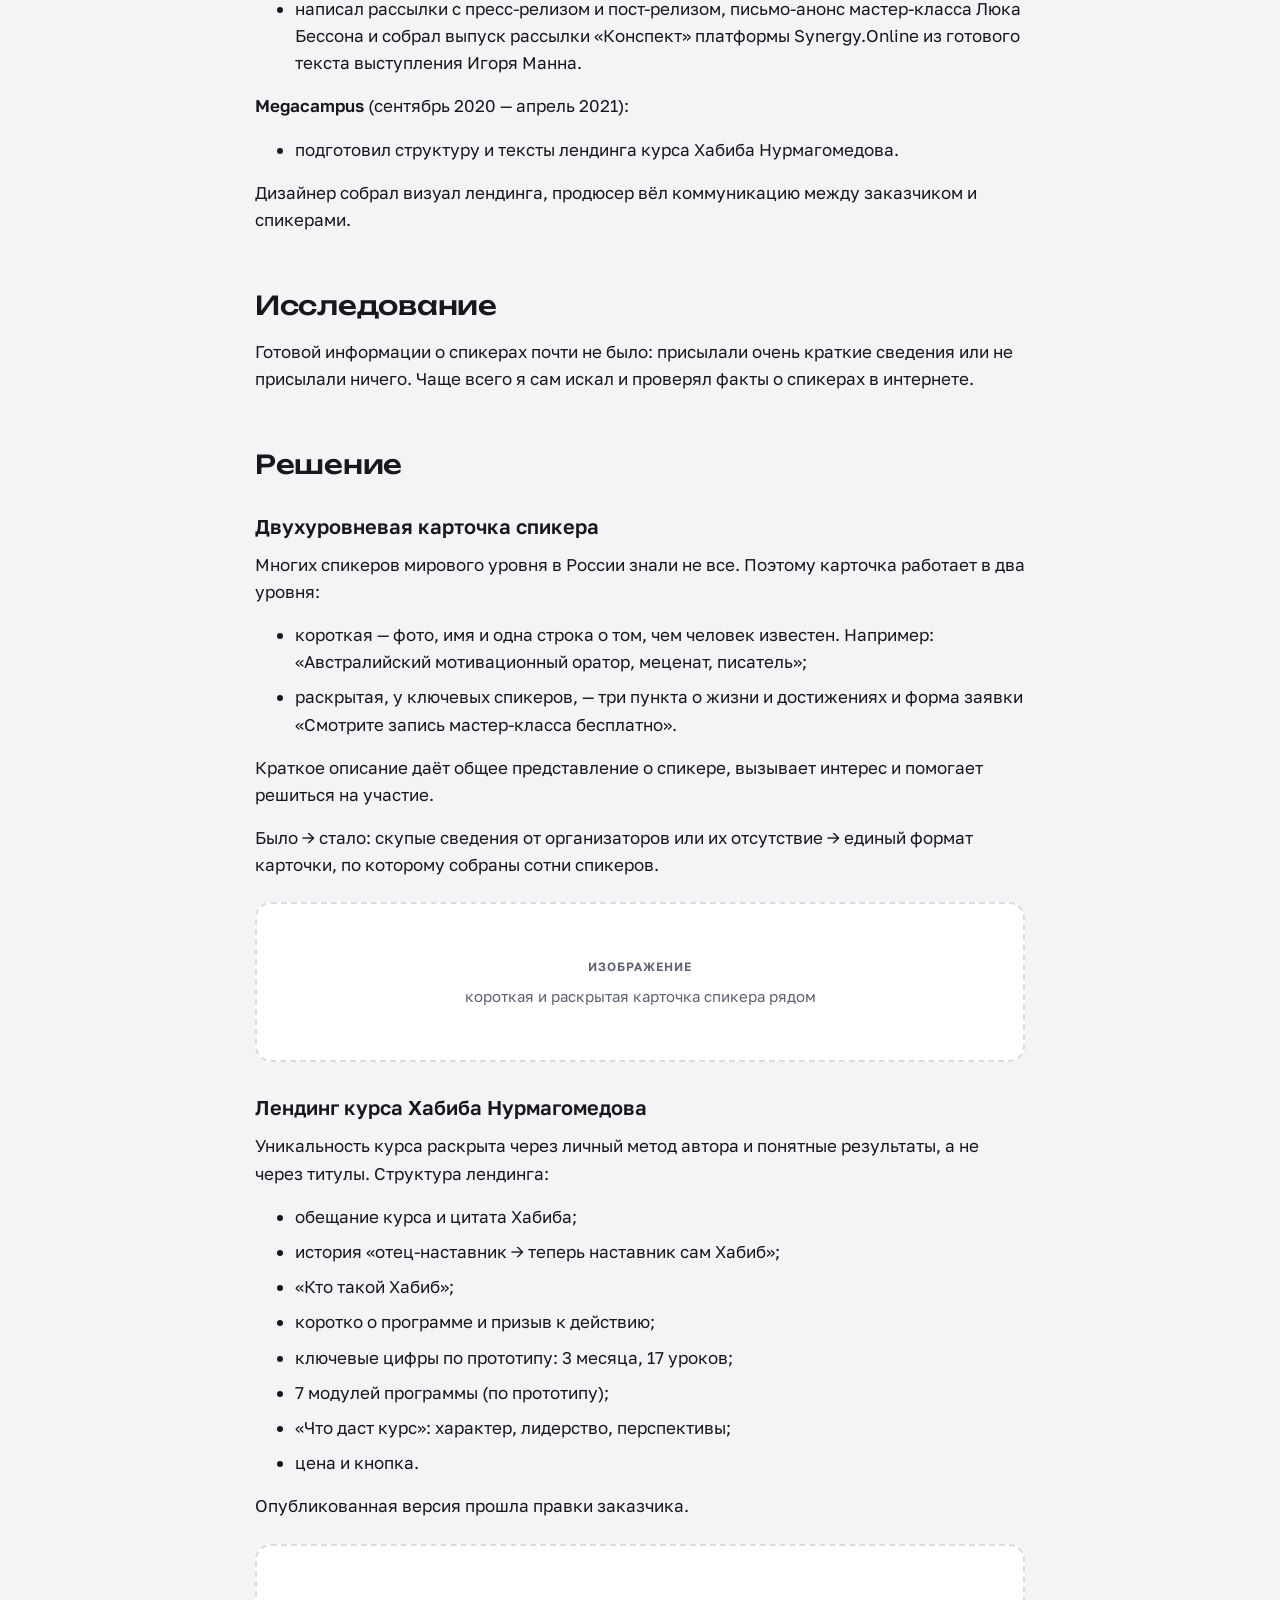
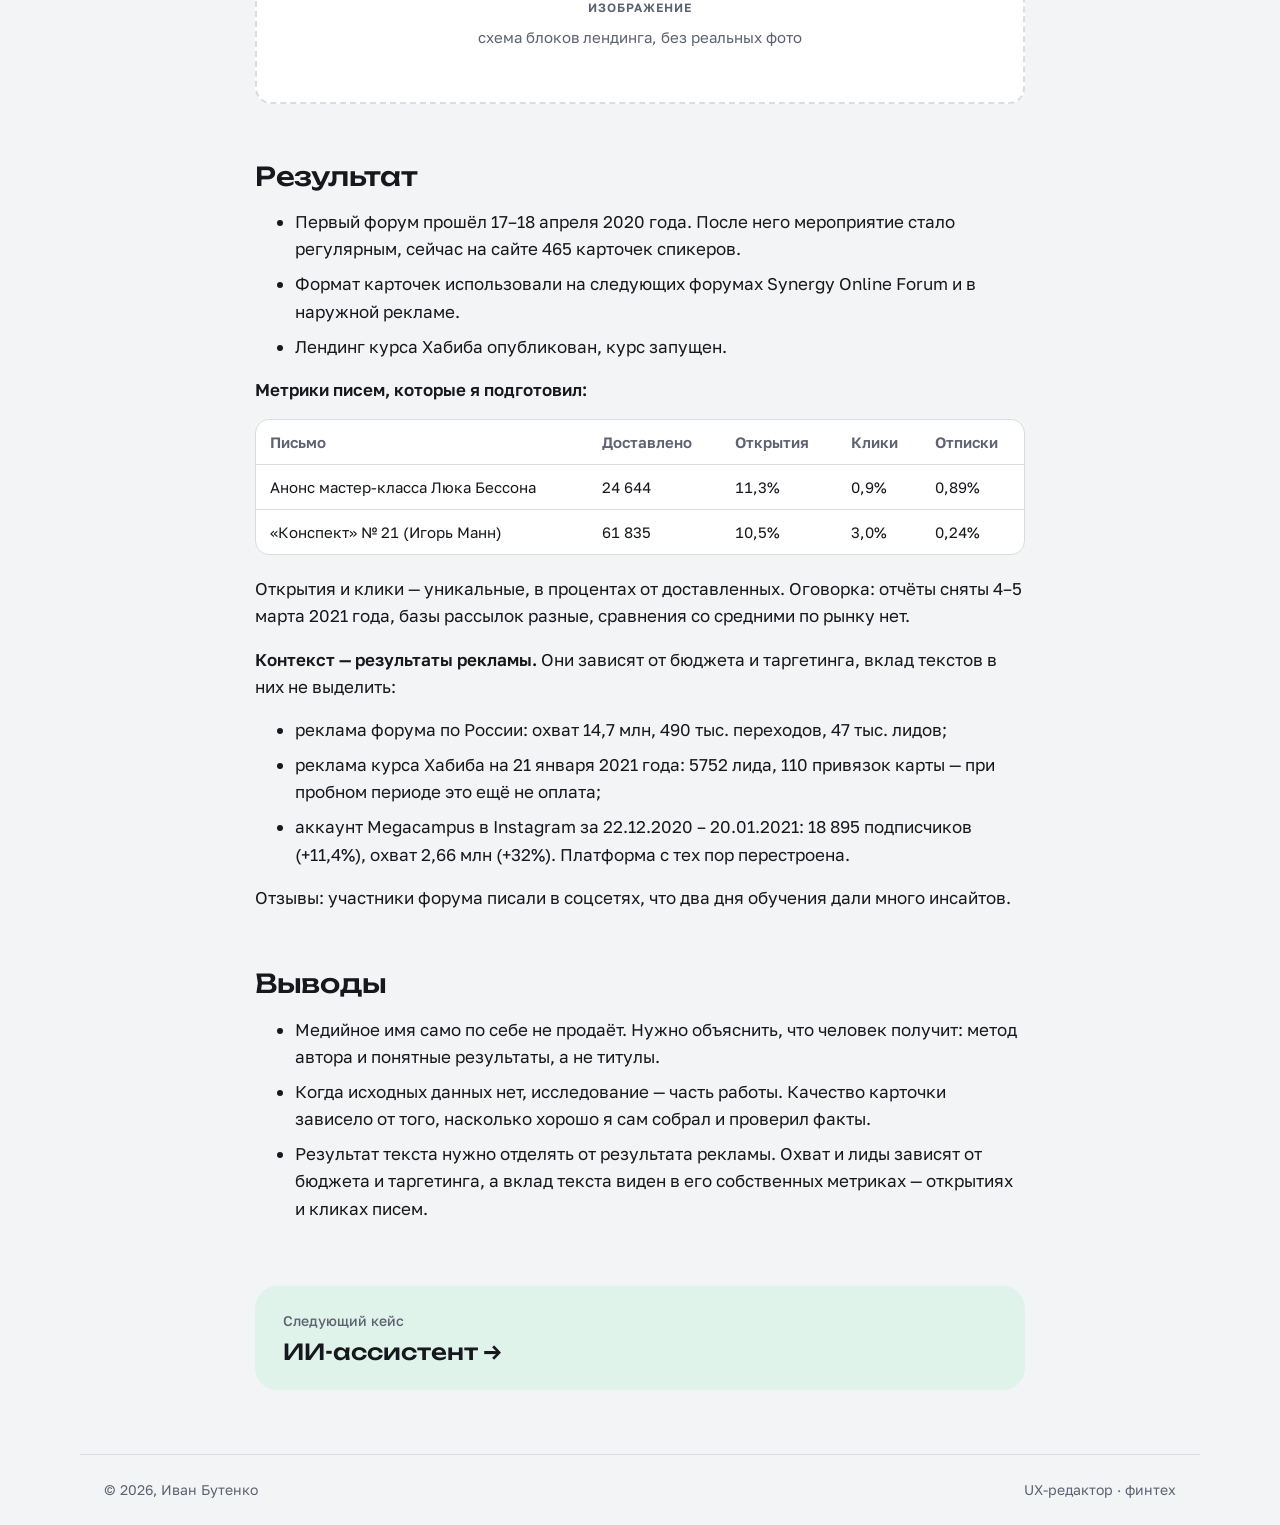
<file: cases/synergy.html>
<!DOCTYPE html>
<html lang="ru">
<head>
<meta charset="utf-8">
<meta name="viewport" content="width=device-width, initial-scale=1">
<title>Онлайн-форум «Синергии» — Иван Бутенко</title>
<meta name="description" content="Портфолио UX-редактора Ивана Бутенко: кейсы по интерфейсным текстам в финтехе, внедрению редполитики и работе с ИИ.">
<link rel="preconnect" href="https://fonts.googleapis.com">
<link rel="preconnect" href="https://fonts.gstatic.com" crossorigin>
<link href="https://fonts.googleapis.com/css2?family=Golos+Text:wght@400;500;600&family=Unbounded:wght@500;600&display=swap" rel="stylesheet">
<link rel="stylesheet" href="../style.css">
</head>
<body>
<header class="top">
  <a class="logo" href="../index.html"><img src="../img/avatar.jpg" alt="" width="40" height="40"><span>Иван Бутенко</span></a>
  <nav><a href="../index.html#cases">Кейсы</a><a class="nav-btn" href="https://drive.google.com/file/d/1TJg6F9yh3DrwqExoRXQ7bv-NWpGevJqt/view" target="_blank" rel="noopener">Резюме</a><a href="../index.html#contacts">Контакты</a><div class="lang" role="group" aria-label="Язык"><a href="../index.html" class="on" lang="ru">RU</a><a href="../en/index.html" class="" lang="en">EN</a></div></nav>
</header>
<main>

<article class="case">
  <a class="back" href="../index.html#cases">← Все кейсы</a>
  <header class="case-head t6">
    <ul class="tags"><li>Копирайтинг</li><li>Лендинги</li><li>Письма</li></ul>
    <h1>Онлайн-форум бизнес-школы «Синергия» и курс Хабиба Нурмагомедова</h1>
    <dl class="meta"><div><dt>Роль</dt><dd>Копирайтер</dd></div><div><dt>Продукт</dt><dd>Synergy Online Forum и онлайн-университет Megacampus</dd></div><div><dt>Период</dt><dd>Март 2020 — апрель 2021</dd></div><div><dt>Статус</dt><dd>Форум проходит регулярно, курс запущен</dd></div></dl>
  </header>
  <div class="prose"><h2>Проблема</h2>
<p>Весной 2020 года, в начале карантина, «Синергия» запустила один из первых онлайн-форумов такого масштаба в Рунете. Бизнесу нужно было привлечь достаточно участников к непривычному мероприятию. Потенциальные участники не знали, как проходит онлайн-форум и что он им даст: ценность и процесс нужно было объяснить понятно и без лишних подробностей.</p>
<p>Вторая задача — курс Хабиба Нурмагомедова на Megacampus, онлайн-университете «Синергии» по подписке: пробный период, далее 2500 ₽ в месяц. Руководство делало ставку на медийных авторов, чтобы привлечь людей на платформу. Нужно было показать, чему уникальному научит курс, а не только кто его ведёт.</p>
<p>Обе задачи поставил руководитель.</p>
<h2>Контекст и ограничения</h2>
<ul>
<li>Сжатые сроки: форум запускали за несколько недель, поэтому информация менялась прямо в процессе работы.</li>
<li>Лимит длины в карточке спикера.</li>
<li>Тексты согласовывали со спикерами или их агентами.</li>
<li>После первого форума мероприятие стало регулярным — карточки приходилось постоянно добавлять.</li>
</ul>
<p>Команда: дизайнер, верстальщик, продюсер; задачи ставил руководитель.</p>
<h2>Моя роль</h2>
<p><strong>Synergy Online Forum</strong> (март 2020 — апрель 2021):</p>
<ul>
<li>собрал структуру и тексты первоначальной и финальной версий сайта форума;</li>
<li>придумал формат карточки спикера и написал тексты для 200+ карточек первого форума;</li>
<li>написал цепочку писем: приглашение, напоминание накануне, напоминание в день форума, письма о спикерах;</li>
<li>написал рассылки с пресс-релизом и пост-релизом, письмо-анонс мастер-класса Люка Бессона и собрал выпуск рассылки «Конспект» платформы Synergy.Online из готового текста выступления Игоря Манна.</li>
</ul>
<p><strong>Megacampus</strong> (сентябрь 2020 — апрель 2021):</p>
<ul>
<li>подготовил структуру и тексты лендинга курса Хабиба Нурмагомедова.</li>
</ul>
<p>Дизайнер собрал визуал лендинга, продюсер вёл коммуникацию между заказчиком и спикерами.</p>
<h2>Исследование</h2>
<p>Готовой информации о спикерах почти не было: присылали очень краткие сведения или не присылали ничего. Чаще всего я сам искал и проверял факты о спикерах в интернете.</p>
<h2>Решение</h2>
<h3>Двухуровневая карточка спикера</h3>
<p>Многих спикеров мирового уровня в России знали не все. Поэтому карточка работает в два уровня:</p>
<ul>
<li>короткая — фото, имя и одна строка о том, чем человек известен. Например: «Австралийский мотивационный оратор, меценат, писатель»;</li>
<li>раскрытая, у ключевых спикеров, — три пункта о жизни и достижениях и форма заявки «Смотрите запись мастер-класса бесплатно».</li>
</ul>
<p>Краткое описание даёт общее представление о спикере, вызывает интерес и помогает решиться на участие.</p>
<p>Было → стало: скупые сведения от организаторов или их отсутствие → единый формат карточки, по которому собраны сотни спикеров.</p>
<figure class="ph"><span class="ph-tag">Изображение</span><span>короткая и раскрытая карточка спикера рядом</span></figure>

<h3>Лендинг курса Хабиба Нурмагомедова</h3>
<p>Уникальность курса раскрыта через личный метод автора и понятные результаты, а не через титулы. Структура лендинга:</p>
<ul>
<li>обещание курса и цитата Хабиба;</li>
<li>история «отец-наставник → теперь наставник сам Хабиб»;</li>
<li>«Кто такой Хабиб»;</li>
<li>коротко о программе и призыв к действию;</li>
<li>ключевые цифры по прототипу: 3 месяца, 17 уроков;</li>
<li>7 модулей программы (по прототипу);</li>
<li>«Что даст курс»: характер, лидерство, перспективы;</li>
<li>цена и кнопка.</li>
</ul>
<p>Опубликованная версия прошла правки заказчика.</p>
<figure class="ph"><span class="ph-tag">Изображение</span><span>схема блоков лендинга, без реальных фото</span></figure>

<h2>Результат</h2>
<ul>
<li>Первый форум прошёл 17–18 апреля 2020 года. После него мероприятие стало регулярным, сейчас на сайте 465 карточек спикеров.</li>
<li>Формат карточек использовали на следующих форумах Synergy Online Forum и в наружной рекламе.</li>
<li>Лендинг курса Хабиба опубликован, курс запущен.</li>
</ul>
<p><strong>Метрики писем, которые я подготовил:</strong></p>
<div class="table-wrap"><table>
<thead>
<tr>
<th>Письмо</th>
<th>Доставлено</th>
<th>Открытия</th>
<th>Клики</th>
<th>Отписки</th>
</tr>
</thead>
<tbody>
<tr>
<td>Анонс мастер-класса Люка Бессона</td>
<td>24 644</td>
<td>11,3%</td>
<td>0,9%</td>
<td>0,89%</td>
</tr>
<tr>
<td>«Конспект» № 21 (Игорь Манн)</td>
<td>61 835</td>
<td>10,5%</td>
<td>3,0%</td>
<td>0,24%</td>
</tr>
</tbody>
</table></div>
<p>Открытия и клики — уникальные, в процентах от доставленных. Оговорка: отчёты сняты 4–5 марта 2021 года, базы рассылок разные, сравнения со средними по рынку нет.</p>
<p><strong>Контекст — результаты рекламы.</strong> Они зависят от бюджета и таргетинга, вклад текстов в них не выделить:</p>
<ul>
<li>реклама форума по России: охват 14,7 млн, 490 тыс. переходов, 47 тыс. лидов;</li>
<li>реклама курса Хабиба на 21 января 2021 года: 5752 лида, 110 привязок карты — при пробном периоде это ещё не оплата;</li>
<li>аккаунт Megacampus в Instagram за 22.12.2020 – 20.01.2021: 18 895 подписчиков (+11,4%), охват 2,66 млн (+32%). Платформа с тех пор перестроена.</li>
</ul>
<p>Отзывы: участники форума писали в соцсетях, что два дня обучения дали много инсайтов.</p>
<h2>Выводы</h2>
<ul>
<li>Медийное имя само по себе не продаёт. Нужно объяснить, что человек получит: метод автора и понятные результаты, а не титулы.</li>
<li>Когда исходных данных нет, исследование — часть работы. Качество карточки зависело от того, насколько хорошо я сам собрал и проверил факты.</li>
<li>Результат текста нужно отделять от результата рекламы. Охват и лиды зависят от бюджета и таргетинга, а вклад текста виден в его собственных метриках — открытиях и кликах писем.</li>
</ul></div>
  <a class="next t2" href="ai-assistant.html"><span>Следующий кейс</span><b>ИИ-ассистент →</b></a>
</article>

</main>
<footer class="foot"><span>© 2026, Иван Бутенко</span><span>UX-редактор · финтех</span></footer>

</body>
</html>
</file>
<file: style.css>
/* Портфолио UX-редактора: светлая «бумага» с кобальтовым акцентом; кейсы — цветные плашки-ссылки; страницы кейсов — узкая колонка для чтения */
:root {
  --bg: #f3f4f6;
  --surface: #ffffff;
  --ink: #16181d;
  --muted: #5d6272;
  --line: #d9dce3;
  --accent: #2b55e6;
  --t1: #dfe7ff; --t2: #dff3ea; --t3: #ece4fb; --t4: #fbecd9; --t5: #f8e1e4; --t6: #dcf0f7;
  --todo-bg: #fff3c4; --todo-ink: #6b5200;
  --font-display: "Unbounded", "Golos Text", system-ui, sans-serif;
  --font-body: "Golos Text", system-ui, -apple-system, "Segoe UI", sans-serif;
  --radius: 22px;
  color-scheme: light;
}
@media (prefers-color-scheme: dark) {
  :root:not([data-theme="light"]) {
    --bg: #111318; --surface: #1a1d24; --ink: #eceef3; --muted: #a2a8b8; --line: #2c313c; --accent: #8ea8ff;
    --t1: #1f2a4d; --t2: #18352b; --t3: #2c2447; --t4: #3a2c19; --t5: #3d2328; --t6: #17343f;
    --todo-bg: #4a3d0c; --todo-ink: #ffe28a;
    color-scheme: dark;
  }
}
:root[data-theme="dark"] {
  --bg: #111318; --surface: #1a1d24; --ink: #eceef3; --muted: #a2a8b8; --line: #2c313c; --accent: #8ea8ff;
  --t1: #1f2a4d; --t2: #18352b; --t3: #2c2447; --t4: #3a2c19; --t5: #3d2328; --t6: #17343f;
  --todo-bg: #4a3d0c; --todo-ink: #ffe28a;
  color-scheme: dark;
}

* { box-sizing: border-box; }
html { scroll-behavior: smooth; }
@media (prefers-reduced-motion: reduce) { html { scroll-behavior: auto; } * { transition: none !important; } }
body {
  margin: 0; background: var(--bg); color: var(--ink);
  font: 400 17px/1.6 var(--font-body);
  -webkit-font-smoothing: antialiased;
}
a { color: var(--accent); text-underline-offset: 3px; }
a:focus-visible { outline: 3px solid var(--accent); outline-offset: 3px; border-radius: 6px; }
img { max-width: 100%; }
main { max-width: 1120px; margin: 0 auto; padding: 0 24px 64px; }

/* шапка */
.top {
  position: sticky; top: 0; z-index: 5;
  display: flex; justify-content: space-between; align-items: center; gap: 16px; flex-wrap: wrap;
  max-width: 1120px; margin: 0 auto; padding: 16px 24px;
  background: color-mix(in srgb, var(--bg) 88%, transparent); backdrop-filter: blur(10px);
}
.logo { display: flex; align-items: center; gap: 12px; font: 600 16px/1 var(--font-display); color: var(--ink); text-decoration: none; letter-spacing: -0.01em; }
.logo img { width: 40px; height: 40px; border-radius: 50%; object-fit: cover; }
.top nav { align-items: center; }
.nav-btn { padding: 7px 14px; border-radius: 999px; border: 1px solid var(--ink); color: var(--ink) !important; }
.nav-todo { border-style: dashed; }
.lang { display: inline-flex; border: 1px solid var(--line); border-radius: 999px; padding: 3px; background: var(--surface); }
.lang a { padding: 4px 10px; border-radius: 999px; font-size: 13px; font-weight: 600; color: var(--muted); }
.lang a.on { background: var(--ink); color: var(--bg) !important; }
.top nav { display: flex; gap: 20px; }
.top nav a { color: var(--muted); text-decoration: none; font-weight: 500; }
.top nav a:hover { color: var(--ink); }

/* hero */
.hero { padding: 56px 0 24px; max-width: 860px; }
.eyebrow { margin: 0 0 16px; color: var(--muted); font-weight: 500; letter-spacing: 0.02em; }
h1, h2, h3 { text-wrap: balance; }
.hero h1 { font: 500 clamp(28px, 4.4vw, 48px)/1.12 var(--font-display); letter-spacing: -0.02em; margin: 0 0 24px; }
.lede { font-size: 19px; color: var(--ink); max-width: 64ch; margin: 0 0 32px; }
.stats { display: grid; grid-template-columns: repeat(3, minmax(0, 1fr)); gap: 16px; }
.stats a { display: flex; flex-direction: column; gap: 8px; background: var(--surface); border: 1px solid var(--line); border-radius: 16px; padding: 18px 20px; color: var(--ink); text-decoration: none; transition: border-color .2s; }
.stats a:hover { border-color: var(--accent); }
.stats b { font: 500 30px/1.1 var(--font-display); font-variant-numeric: tabular-nums; color: var(--accent); }
.stats span { color: var(--muted); font-size: 15px; line-height: 1.45; }
.note { color: var(--muted); font-size: 14px; margin: 12px 0 0; }

/* блоки главной */
.block { padding-top: 64px; scroll-margin-top: 64px; }
.block-title { font: 500 clamp(24px, 3vw, 32px)/1.2 var(--font-display); letter-spacing: -0.01em; margin: 0 0 24px; }
.sub-title { font: 600 18px/1.3 var(--font-body); margin: 40px 0 16px; }

/* плашки кейсов */
.plates { display: grid; grid-template-columns: repeat(3, minmax(0, 1fr)); gap: 16px; }
.plates-main { grid-template-columns: repeat(2, minmax(0, 1fr)); }
.plates-main .plate:first-child { grid-column: 1 / -1; }
.plate {
  display: flex; flex-direction: column; gap: 20px; overflow: hidden;
  padding: 24px; border-radius: var(--radius); color: var(--ink); text-decoration: none;
  background: var(--tone); border: 1px solid transparent;
  transition: transform .2s ease, border-color .2s ease;
}
.plate:hover { transform: translateY(-3px); border-color: color-mix(in srgb, var(--ink) 25%, transparent); }
.plate:focus-visible { outline: 3px solid var(--accent); outline-offset: 3px; }
.plate h3 { font: 500 22px/1.2 var(--font-display); letter-spacing: -0.01em; margin: 8px 0 0; }
.plate-main h3 { font-size: clamp(24px, 2.6vw, 30px); }
.plate p { margin: 0; color: color-mix(in srgb, var(--ink) 78%, transparent); max-width: 56ch; }
.plate-go { margin-top: auto; font-weight: 600; font-size: 15px; }
.plate-top { display: flex; justify-content: space-between; align-items: flex-start; gap: 12px; }
.year { font-size: 14px; font-weight: 500; white-space: nowrap; font-variant-numeric: tabular-nums; }
.tags { list-style: none; display: flex; flex-wrap: wrap; gap: 6px; margin: 0; padding: 0; }
.tags li { font-size: 13px; font-weight: 500; padding: 3px 10px; border-radius: 999px; background: color-mix(in srgb, var(--surface) 70%, transparent); }
.t1 { --tone: var(--t1); } .t2 { --tone: var(--t2); } .t3 { --tone: var(--t3); }
.t4 { --tone: var(--t4); } .t5 { --tone: var(--t5); } .t6 { --tone: var(--t6); }

/* опыт */
.timeline { list-style: none; margin: 0; padding: 0; border-top: 1px solid var(--line); }
.timeline li { display: grid; grid-template-columns: 160px 1fr; gap: 16px; padding: 18px 0; border-bottom: 1px solid var(--line); }
.when { color: var(--muted); font-variant-numeric: tabular-nums; font-size: 15px; padding-top: 2px; }
.timeline p { margin: 4px 0 0; color: var(--muted); font-size: 16px; }
.cols { display: grid; grid-template-columns: 1fr 1fr; gap: 40px; }
.plain { margin: 0; padding-left: 20px; }
.plain li { margin-bottom: 8px; }

/* контакты */
.contacts { padding-bottom: 24px; }
.contact-list { list-style: none; margin: 0; padding: 0; display: grid; gap: 10px; }
.contact-list li { display: grid; grid-template-columns: 120px 1fr; gap: 16px; font-size: 18px; }
.contact-list span:first-child { color: var(--muted); font-size: 16px; padding-top: 2px; }
.todo { display: inline-block; background: var(--todo-bg); color: var(--todo-ink); font-size: 14px; font-weight: 600; padding: 2px 10px; border-radius: 6px; }

/* страница кейса */
.case { padding-top: 24px; }
.back { display: inline-block; margin-bottom: 20px; font-weight: 500; text-decoration: none; }
.case-head { background: var(--tone); border-radius: var(--radius); padding: clamp(24px, 4vw, 48px); }
.case-head h1 { font: 500 clamp(26px, 3.6vw, 42px)/1.15 var(--font-display); letter-spacing: -0.02em; margin: 20px 0 28px; max-width: 26ch; }
.meta { display: grid; grid-template-columns: repeat(4, minmax(0, 1fr)); gap: 16px; margin: 0; }
.meta dt { font-size: 13px; font-weight: 600; text-transform: uppercase; letter-spacing: 0.06em; color: color-mix(in srgb, var(--ink) 60%, transparent); margin-bottom: 4px; }
.meta dd { margin: 0; font-size: 15px; line-height: 1.45; }

.prose { max-width: 70ch; margin: 48px auto 0; }
.prose h2 { font: 500 26px/1.25 var(--font-display); letter-spacing: -0.01em; margin: 56px 0 16px; }
.prose h2:first-child { margin-top: 0; }
.prose h3 { font: 600 20px/1.3 var(--font-body); margin: 32px 0 12px; }
.prose p, .prose ul, .prose ol { margin: 0 0 16px; }
.prose li { margin-bottom: 8px; }
.prose li > ul { margin-top: 8px; }
.prose strong { font-weight: 600; }
.table-wrap { overflow-x: auto; margin: 8px 0 20px; border: 1px solid var(--line); border-radius: 14px; background: var(--surface); }
.prose table { border-collapse: collapse; width: 100%; font-size: 15px; font-variant-numeric: tabular-nums; }
.prose th, .prose td { padding: 10px 14px; text-align: left; border-bottom: 1px solid var(--line); white-space: nowrap; }
.prose td:first-child, .prose th:first-child { white-space: normal; min-width: 180px; }
.prose tr:last-child td { border-bottom: 0; }
.prose th { font-weight: 600; color: var(--muted); }
.ph {
  margin: 24px 0; padding: 28px 20px; min-height: 160px;
  display: flex; flex-direction: column; align-items: center; justify-content: center; gap: 8px; text-align: center;
  border: 2px dashed var(--line); border-radius: 16px; color: var(--muted); font-size: 15px; background: var(--surface);
}
.ph-tag { font-size: 12px; font-weight: 600; text-transform: uppercase; letter-spacing: 0.08em; }

.next {
  display: flex; flex-direction: column; gap: 6px; max-width: 70ch; margin: 64px auto 0;
  padding: 24px 28px; border-radius: var(--radius); background: var(--tone); color: var(--ink); text-decoration: none;
}
.next span { color: var(--muted); font-size: 14px; font-weight: 500; }
.next b { font: 500 22px/1.25 var(--font-display); }
.next:hover b { text-decoration: underline; text-underline-offset: 4px; }

.foot {
  max-width: 1120px; margin: 0 auto; padding: 24px; display: flex; justify-content: space-between; gap: 16px; flex-wrap: wrap;
  border-top: 1px solid var(--line); color: var(--muted); font-size: 14px;
}

@media (max-width: 860px) {
  .plates, .plates-main { grid-template-columns: 1fr; }
  .meta { grid-template-columns: 1fr 1fr; }
  .cols { grid-template-columns: 1fr; gap: 0; }
}
@media (max-width: 520px) {
  body { font-size: 16px; }
  main { padding: 0 16px 48px; }
  .top { padding: 12px 16px; }
  .top nav { gap: 14px; font-size: 15px; }
  .timeline li, .contact-list li { grid-template-columns: 1fr; gap: 4px; }
  .meta { grid-template-columns: 1fr; }
  .plate { min-height: 0; padding: 20px; }
}

/* плашка: текст + иллюстрация */
.plate-text { display: flex; flex-direction: column; gap: 12px; flex: 1; }
.plate-visual { border-radius: 14px; overflow: hidden; background: var(--surface); aspect-ratio: 16 / 10; display: flex; align-items: center; justify-content: center; }
.plate-visual img { width: 100%; height: 100%; object-fit: cover; object-position: left top; display: block; }
.plates-main .plate:first-child { flex-direction: row; align-items: stretch; }
.plates-main .plate:first-child .plate-visual { flex: 1.1; aspect-ratio: auto; min-height: 240px; }
.plates-main .plate:first-child .plate-visual img { object-position: left top; }
.schema { width: 88%; height: auto; }

/* компания + итоги */
.company { display: flex; align-items: center; gap: 14px; margin: 0 0 16px; }
.company img { width: 52px; height: 52px; border-radius: 50%; background: #fff; padding: 6px; border: 1px solid var(--line); }
.company h3 { font: 500 20px/1.2 var(--font-display); margin: 0; }
.company p { margin: 2px 0 0; color: var(--muted); font-size: 15px; }
.results { display: flex; flex-wrap: wrap; align-items: center; gap: 12px 32px; padding: 14px 20px; margin-bottom: 16px; border: 1px solid var(--line); border-radius: 16px; background: var(--surface); }
.results-label { color: var(--muted); font-size: 14px; font-weight: 500; flex-basis: 100%; }
.results div { display: flex; align-items: baseline; gap: 10px; }
.results b { font: 500 26px/1 var(--font-display); color: var(--accent); font-variant-numeric: tabular-nums; }
.results span { font-size: 15px; }

/* выступление и образование */
.duo { display: grid; grid-template-columns: 1fr 1fr; gap: 16px; }
.card { background: var(--surface); border: 1px solid var(--line); border-radius: var(--radius); padding: 24px; display: flex; flex-direction: column; gap: 14px; }
.card h2 { font: 500 24px/1.2 var(--font-display); margin: 0; }
.card p { margin: 0; }
.card-kicker { color: var(--muted); font-size: 14px; font-weight: 500; }
.video-ph { position: relative; border-radius: 14px; overflow: hidden; border: 1px solid var(--line); }
.video-ph img, .talk video { width: 100%; display: block; border-radius: 14px; }
.video-ph .todo { position: absolute; left: 12px; bottom: 12px; }
.btn { align-self: flex-start; padding: 10px 18px; border-radius: 999px; background: var(--ink); color: var(--bg); text-decoration: none; font-weight: 600; }
.btn:hover { background: var(--accent); }
.edu-list { list-style: none; margin: 0; padding: 0; display: grid; gap: 10px; }
.edu-list li { display: flex; flex-direction: column; padding-bottom: 10px; border-bottom: 1px solid var(--line); }
.edu-list li:last-child { border-bottom: 0; }
.edu-list span { color: var(--muted); font-size: 15px; }
.diplomas { display: grid; grid-template-columns: repeat(4, minmax(0, 1fr)); gap: 8px; margin-top: auto; }
.diploma { aspect-ratio: 3 / 4; border: 2px dashed var(--line); border-radius: 10px; display: flex; align-items: center; justify-content: center; text-align: center; font-size: 12px; color: var(--muted); padding: 6px; }

/* скриншоты в кейсах */
.shot { margin: 24px 0; }
.shot img { width: 100%; border-radius: 14px; border: 1px solid var(--line); display: block; }
.shot figcaption { color: var(--muted); font-size: 14px; margin-top: 8px; }

@media (max-width: 860px) {
  .stats, .duo { grid-template-columns: 1fr; }
  .plates-main .plate:first-child { flex-direction: column; }
  .plates-main .plate:first-child .plate-visual { aspect-ratio: 16 / 10; min-height: 0; }
}
@media (max-width: 520px) {
  .top nav a:not(.nav-btn):not(.lang a) { display: none; }
  .logo span { font-size: 14px; }
  .diplomas { grid-template-columns: repeat(2, minmax(0, 1fr)); }
}

/* вступление */
.hero h1 { margin-bottom: 20px; }
.about-duo { display: grid; grid-template-columns: 1fr 1fr; gap: 16px; margin: 0 0 32px; }
.about-duo div { background: var(--surface); border: 1px solid var(--line); border-radius: 16px; padding: 18px 20px; }
.about-duo h2 { font: 600 17px/1.3 var(--font-body); margin: 0 0 8px; }
.about-duo p { margin: 0; color: var(--muted); font-size: 16px; }
a.results { color: var(--ink); text-decoration: none; transition: border-color .2s; }
a.results:hover { border-color: var(--accent); }
.results-go { margin-left: auto; color: var(--accent); font-weight: 600; font-size: 15px; }
/* выступление */
.talk { flex-direction: row; align-items: center; gap: 28px; }
.talk-cover { width: 52%; border-radius: 14px; border: 1px solid var(--line); display: block; }
.talk-text { display: flex; flex-direction: column; gap: 12px; }
.btns { display: flex; flex-wrap: wrap; gap: 10px; margin-top: 4px; }
.btn-ghost { background: transparent; color: var(--ink); border: 1px solid var(--ink); }
.btn-ghost:hover { background: var(--ink); color: var(--bg); }
.btn-todo { border-style: dashed; color: var(--muted); border-color: var(--muted); cursor: default; }
.btn-todo:hover { background: transparent; color: var(--muted); }
@media (max-width: 860px) {
  .about-duo { grid-template-columns: 1fr; }
  .talk { flex-direction: column; align-items: stretch; }
  .talk-cover { width: 100%; }
}

/* иллюстрации на плашках: целиком и по центру */
.plate-visual { padding: 14px; aspect-ratio: 16 / 10; }
.plate-visual img, .plates-main .plate:first-child .plate-visual img { width: 100%; height: 100%; object-fit: contain; object-position: center; border-radius: 8px; }
.plates-main .plate:first-child .plate-visual { display: flex; align-items: center; }
</file>
